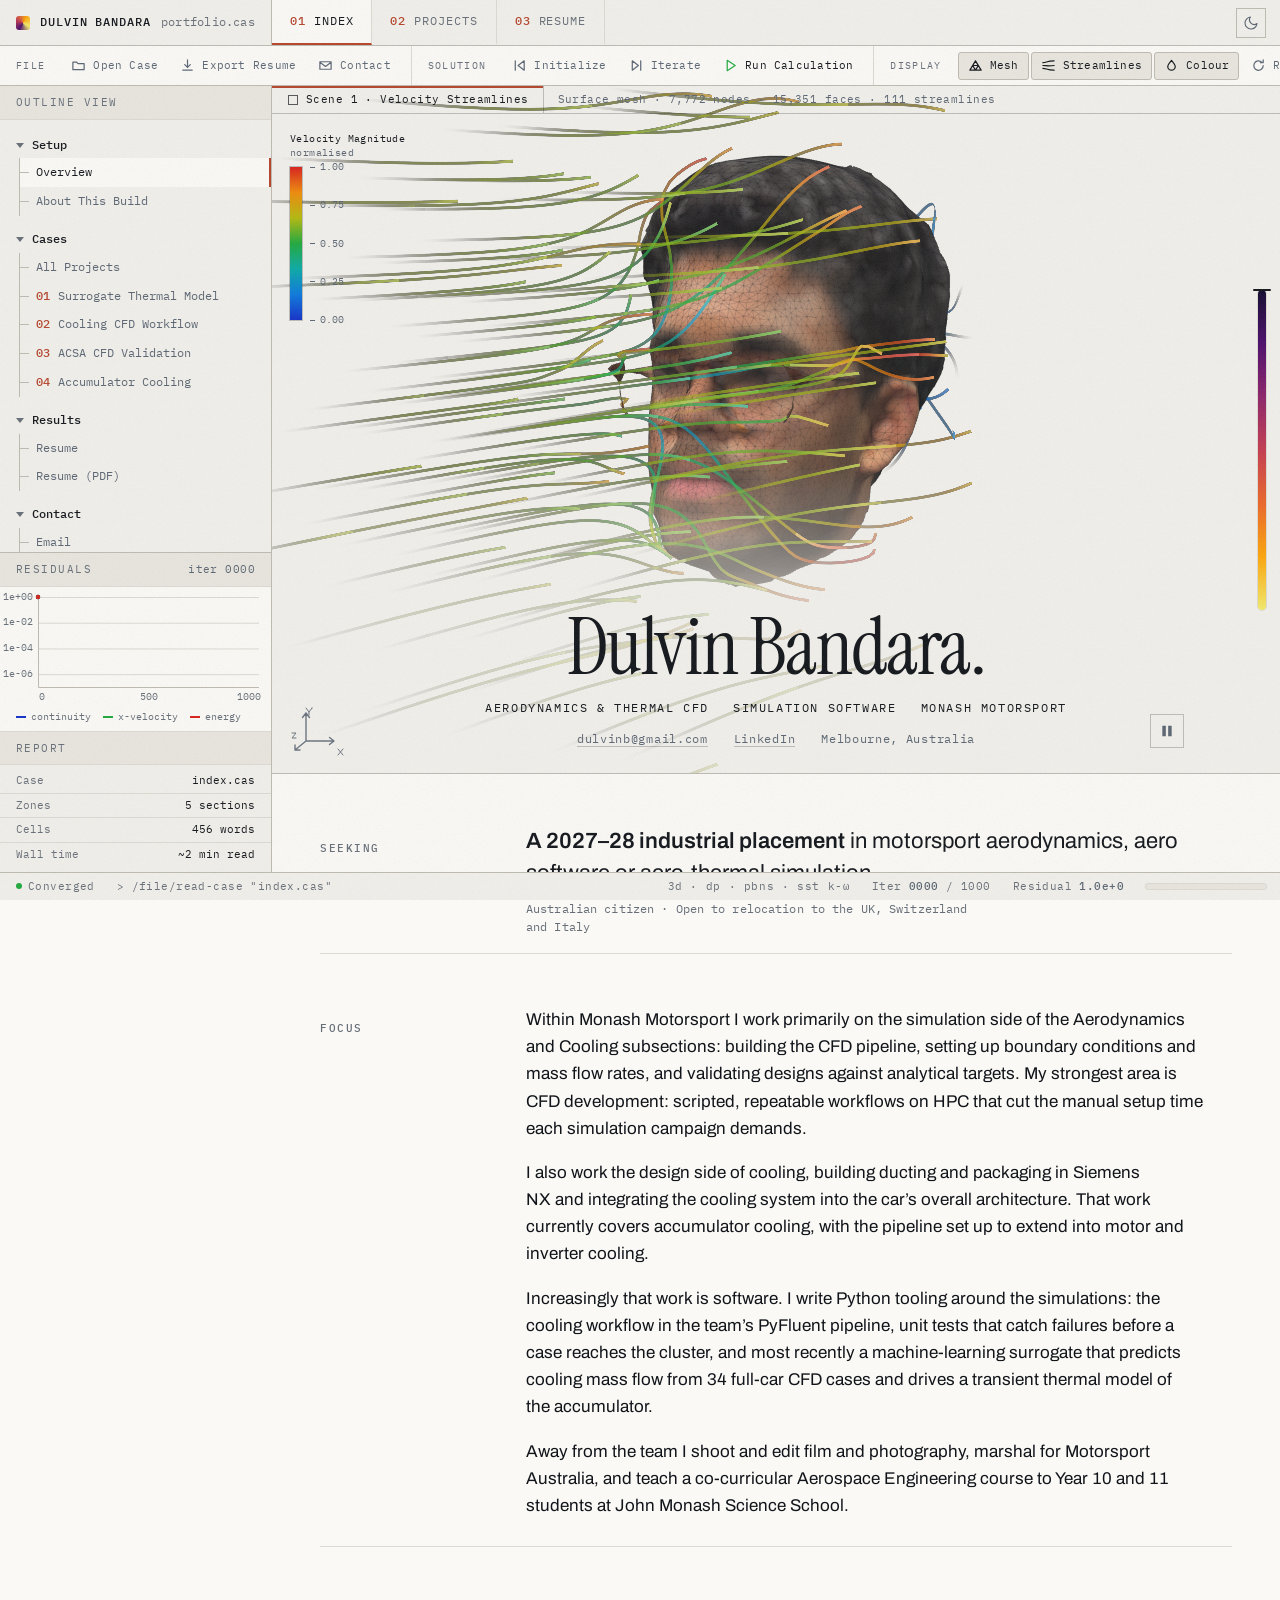
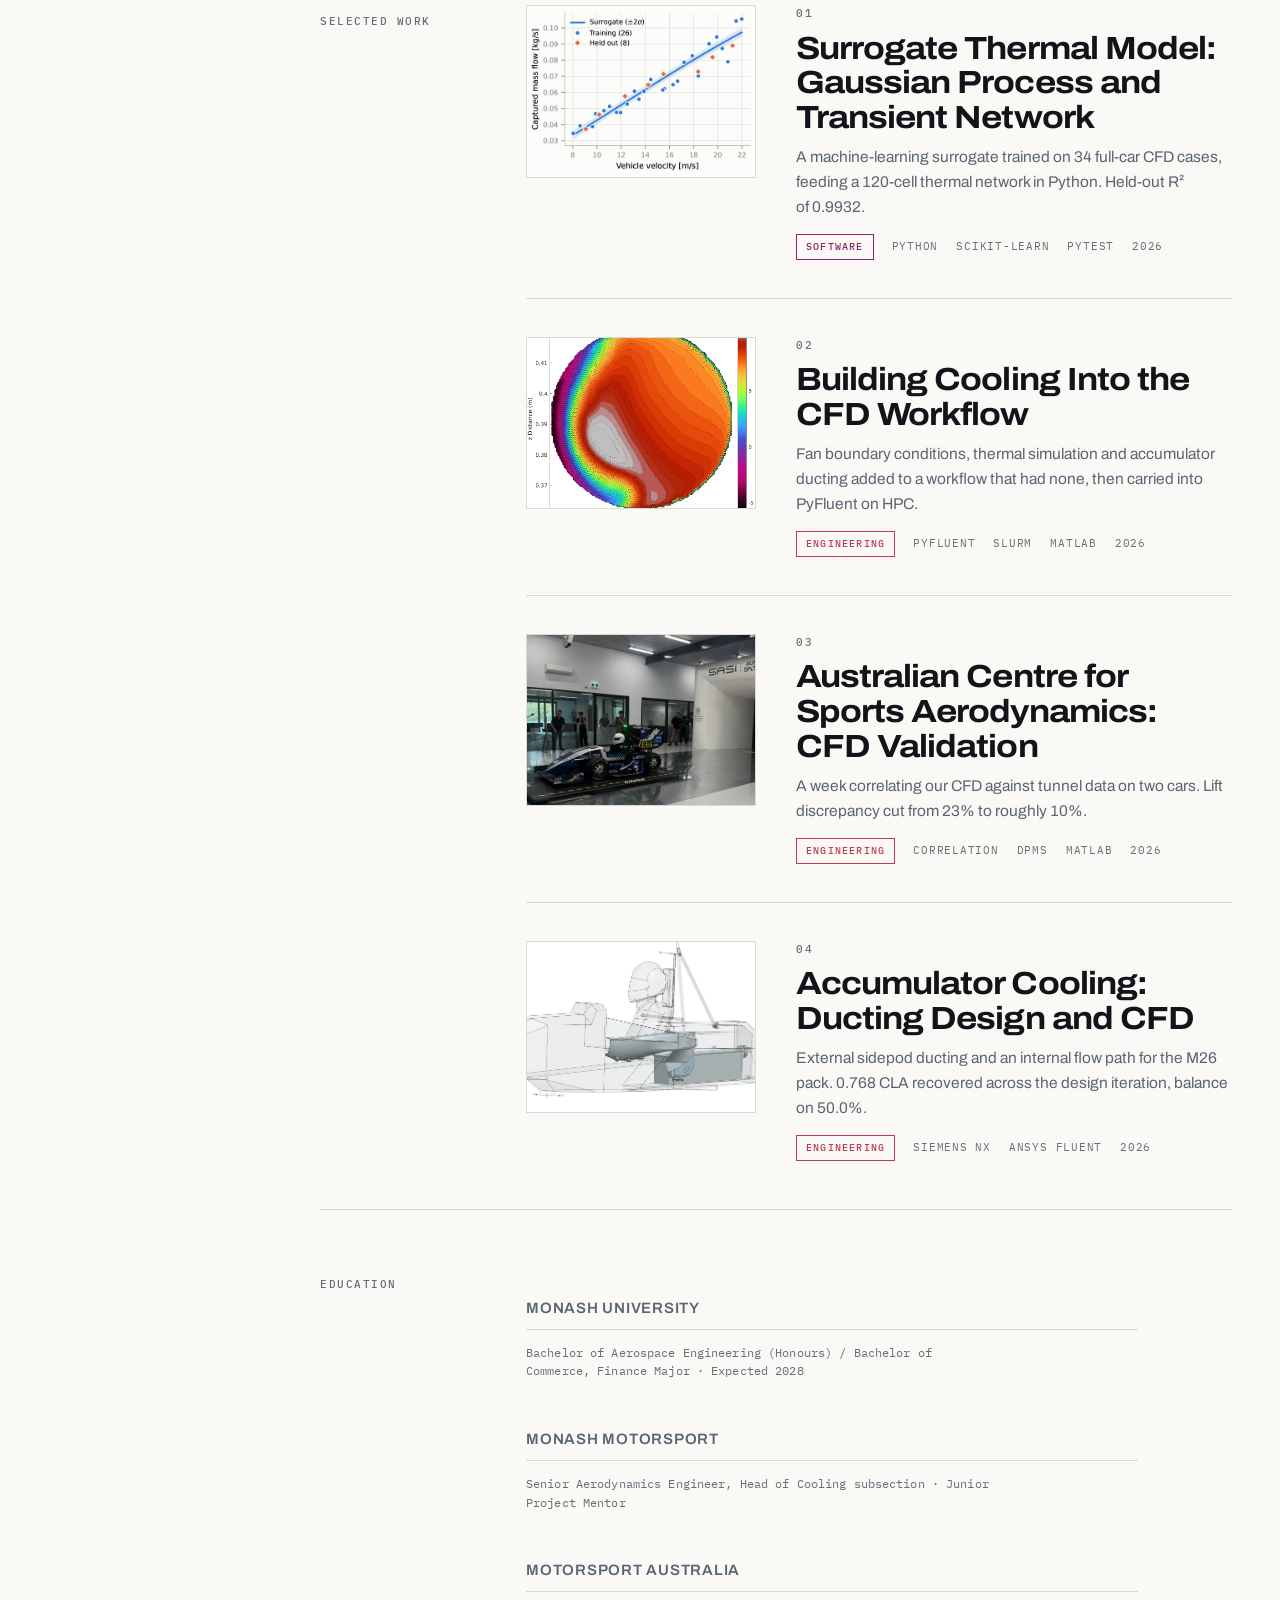
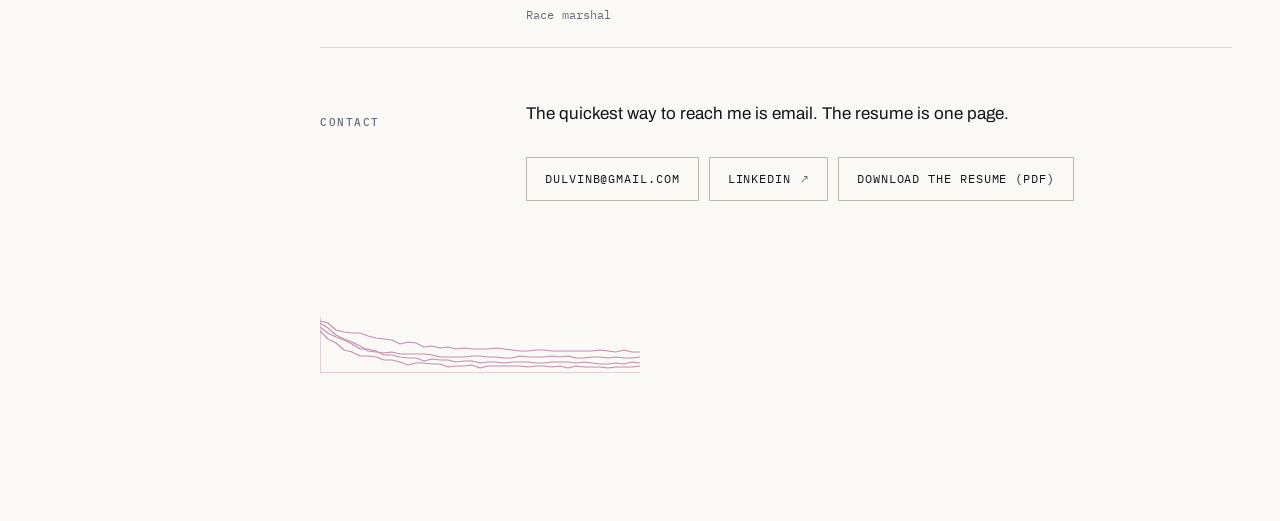
<file: index.html>
<!DOCTYPE html>
<html lang="en">
<head>
<meta charset="utf-8">
<meta name="viewport" content="width=device-width, initial-scale=1">
<title>Dulvin Bandara | Aerodynamics &amp; Thermal CFD</title>
<meta name="description" content="Aerodynamics and thermal cooling CFD at Monash Motorsport. Python simulation tooling, machine-learning surrogates, ducting design and internal flow management for Formula Student.">

<meta name="theme-color" content="#F1EFEA" data-light="#F1EFEA" data-dark="#07080A">
<link rel="icon" href="favicon.svg" type="image/svg+xml">

<script>
(function(){try{var d=document.documentElement,s=localStorage.getItem('theme'),
t=s||(window.matchMedia('(prefers-color-scheme: dark)').matches?'dark':'light');
d.setAttribute('data-theme',t);
var m=document.querySelector('meta[name="theme-color"]');
if(m)m.setAttribute('content',m.getAttribute('data-'+t)||(t==='dark'?'#0E1114':'#FAF9F6'));
}catch(e){}})();
</script>

<link rel="preconnect" href="https://fonts.googleapis.com">
<link rel="preconnect" href="https://fonts.gstatic.com" crossorigin>
<link href="https://fonts.googleapis.com/css2?family=Archivo:wdth,wght@62..125,100..900&family=IBM+Plex+Mono:wght@400;500&family=Instrument+Serif:ital@0;1&display=swap" rel="stylesheet">
<link rel="stylesheet" href="style.css?v=20261115l">
<link rel="canonical" href="https://dulvinbandara.com/">
<meta name="author" content="Dulvin Bandara">

<meta property="og:type" content="website">
<meta property="og:site_name" content="Dulvin Bandara">
<meta property="og:url" content="https://dulvinbandara.com/">
<meta property="og:title" content="Dulvin Bandara · Aerodynamics &amp; Thermal CFD">
<meta property="og:description" content="Accumulator cooling ducting and CFD at Monash Motorsport. Simulation workflows, internal flow management, and aero-thermal integration for Formula Student.">
<meta property="og:image" content="https://dulvinbandara.com/images/og/home.jpg?v=2">
<meta property="og:image:width" content="1200">
<meta property="og:image:height" content="630">
<meta property="og:image:alt" content="A 3D scan of Dulvin Bandara's head with velocity streamlines flowing around it">
<meta property="og:locale" content="en_AU">

<meta name="twitter:card" content="summary_large_image">
<meta name="twitter:title" content="Dulvin Bandara · Aerodynamics &amp; Thermal CFD">
<meta name="twitter:description" content="Accumulator cooling ducting and CFD at Monash Motorsport.">
<meta name="twitter:image" content="https://dulvinbandara.com/images/og/home.jpg?v=2">
</head>
<body>

<a class="skiplink" href="#main">Skip to Content</a>

<nav class="sitenav" aria-label="Primary">
  <button class="outlinetoggle" type="button" aria-controls="outline" aria-expanded="false" hidden>Outline</button>
  <a class="apptitle" href="index.html" translate="no">Dulvin Bandara <span>portfolio.cas</span></a>
  <a href="index.html" aria-current="page"><span class="num">01</span>Index</a>
  <a href="projects.html"><span class="num">02</span>Projects</a>
  <a href="resume.html"><span class="num">03</span>Resume</a>
  <button class="themetoggle" type="button" aria-label="Switch theme">
    <svg class="i-moon" viewBox="0 0 24 24" fill="none" stroke="currentColor" stroke-width="1.7" stroke-linecap="round" stroke-linejoin="round" aria-hidden="true"><path d="M21 12.79A9 9 0 1 1 11.21 3 7 7 0 0 0 21 12.79z"/></svg>
    <svg class="i-sun" viewBox="0 0 24 24" fill="none" stroke="currentColor" stroke-width="1.7" stroke-linecap="round" stroke-linejoin="round" aria-hidden="true"><circle cx="12" cy="12" r="4.2"/><path d="M12 2v2M12 20v2M4.9 4.9l1.4 1.4M17.7 17.7l1.4 1.4M2 12h2M20 12h2M4.9 19.1l1.4-1.4M17.7 6.3l1.4-1.4"/></svg>
  </button>
</nav>

<div class="toolbar" role="toolbar" aria-label="Tools">
  <div class="tb-group"><span class="tb-label">File</span>
    <a class="tb" data-i="open" href="projects.html" title="All projects">Open Case</a>
    <a class="tb" data-i="export" href="DulvinBandaraCV.pdf" target="_blank" rel="noopener" title="Resume as a PDF">Export Resume</a>
    <a class="tb" data-i="mail" href="mailto:dulvinb@gmail.com" title="Email me">Contact</a>
  </div>
  <div class="tb-group" data-group="solution" hidden><span class="tb-label">Solution</span>
    <button class="tb" type="button" data-i="init" data-act="init" title="Back to the top of the page">Initialize</button>
    <button class="tb" type="button" data-i="step" data-act="step" title="Jump to the next section">Iterate</button>
    <button class="tb" type="button" data-i="run" data-act="run" aria-pressed="false" title="Scroll through the page automatically">Run Calculation</button>
  </div>
  <div class="tb-group" data-group="display" hidden><span class="tb-label">Display</span>
    <button class="tb" type="button" data-i="mesh" data-act="mesh" aria-pressed="true" title="Show or hide the surface mesh">Mesh</button>
    <button class="tb" type="button" data-i="lines" data-act="lines" aria-pressed="true" title="Show or hide the streamlines">Streamlines</button>
    <button class="tb" type="button" data-i="colour" data-act="colour" aria-pressed="true" title="Show or hide the scan's colours on the surface">Colour</button>
    <button class="tb" type="button" data-i="remesh" data-act="remesh" title="Replay the mesh and streamline build">Regenerate</button>
  </div>
  <div class="tb-group" data-group="view" hidden><span class="tb-label">View</span>
    <button class="tb" type="button" data-i="console" data-act="console" aria-pressed="false" aria-controls="console" title="Show or hide the console">Console</button>
  </div>
</div>

<aside class="outline" id="outline">
  <p class="outline-head">Outline View</p>
  <nav aria-label="Outline">
    <ul class="tree">
      <li class="tgroup"><span class="tlabel">Setup</span>
        <ul>
          <li><a href="index.html" aria-current="page">Overview</a></li>
          <li><a href="about-build.html">About This Build</a></li>
        </ul>
      </li>
      <li class="tgroup"><span class="tlabel">Cases</span>
        <ul>
          <li><a href="projects.html">All Projects</a></li>
          <li><a href="project-thermal-surrogate.html"><span class="tnum">01</span>Surrogate Thermal Model</a></li>
          <li><a href="project-cfd-workflow.html"><span class="tnum">02</span>Cooling CFD Workflow</a></li>
          <li><a href="project-wind-tunnel.html"><span class="tnum">03</span>ACSA CFD Validation</a></li>
          <li><a href="project-accumulator-cooling.html"><span class="tnum">04</span>Accumulator Cooling</a></li>
        </ul>
      </li>
      <li class="tgroup"><span class="tlabel">Results</span>
        <ul>
          <li><a href="resume.html">Resume</a></li>
          <li><a href="DulvinBandaraCV.pdf" target="_blank" rel="noopener">Resume (PDF)</a></li>
        </ul>
      </li>
      <li class="tgroup"><span class="tlabel">Contact</span>
        <ul>
          <li><a href="mailto:dulvinb@gmail.com">Email</a></li>
          <li><a href="https://www.linkedin.com/in/dulvin-bandara-8b485725a/" target="_blank" rel="noopener">LinkedIn</a></li>
        </ul>
      </li>
    </ul>
  </nav>
</aside>

<main class="sheet" id="main">

<div class="hero" data-wall="collage">

<header class="masthead">
  <h1 translate="no">Dulvin Bandara.</h1>
  <p class="role">Aerodynamics and thermal cooling CFD at Monash Motorsport. Building
    simulation workflows and physical cooling mechanisms for Formula Student cars, with
    a focus on internal flow management. Moving towards aero-thermal integration in
    motorsport.</p>
  <p class="tagline"><span>Aerodynamics &amp; Thermal CFD</span><span>Simulation Software</span><span>Monash Motorsport</span></p>
  <div class="contact">
    <span><a href="mailto:dulvinb@gmail.com">dulvinb@gmail.com</a></span>
    <span><a href="https://www.linkedin.com/in/dulvin-bandara-8b485725a/" target="_blank" rel="noopener">LinkedIn</a></span>
    <span>Melbourne, Australia</span>
  </div>
</header>

  <button class="heropause" type="button" aria-label="Pause background motion" aria-pressed="false">
    <svg class="i-pause" viewBox="0 0 12 12" fill="currentColor" aria-hidden="true"><rect x="2" y="1.5" width="3" height="9"/><rect x="7" y="1.5" width="3" height="9"/></svg>
    <svg class="i-play" viewBox="0 0 12 12" fill="currentColor" aria-hidden="true"><path d="M2.5 1.5v9l8-4.5z"/></svg>
  </button>

  <div class="vp-head" aria-hidden="true">
    <span class="vp-tab">Scene 1 · Velocity Streamlines</span>
    <span class="vp-stats">Surface mesh · 7,772 nodes · 15,351 faces · 111 streamlines</span>
  </div>
  <div class="vp-legend" aria-hidden="true">
    <span class="vl-title">Velocity Magnitude<small>normalised</small></span>
    <span class="vl-bar"></span>
    <ol class="vl-ticks"><li>1.00</li><li>0.75</li><li>0.50</li><li>0.25</li><li>0.00</li></ol>
  </div>

  <div class="pw">
    <canvas class="flowcanvas" data-src="models/head-flow.bin?v=20261115l" role="img"
            aria-label="A 3D scan of Dulvin's head drawn as a surface mesh, with streamlines flowing around it"></canvas>
  </div>

</div>

<!-- ================= SEEKING ================= -->
<section>
  <div class="row">
    <h2 class="rowlabel">Seeking</h2>
    <div>
      <p class="seeking"><strong>A 2027–28 industrial placement</strong> in motorsport
        aerodynamics, aero software or aero-thermal simulation.</p>
      <p class="meta">Australian citizen · Open to relocation to the UK, Switzerland and Italy</p>
    </div>
  </div>
</section>

<!-- ================= FOCUS ================= -->
<section>
  <div class="row">
    <h2 class="rowlabel">Focus</h2>
    <div>
      <p>Within Monash Motorsport I work primarily on the simulation side of the
        Aerodynamics and Cooling subsections: building the CFD pipeline, setting up
        boundary conditions and mass flow rates, and validating designs against
        analytical targets. My strongest area is CFD development: scripted, repeatable
        workflows on HPC that cut the manual setup time each simulation campaign
        demands.</p>
      <p>I also work the design side of cooling, building ducting and packaging in
        Siemens NX and integrating the cooling system into the car’s overall
        architecture. That work currently covers accumulator cooling, with the pipeline
        set up to extend into motor and inverter cooling.</p>
      <p>Increasingly that work is software. I write Python tooling around the
        simulations: the cooling workflow in the team’s PyFluent pipeline, unit tests that
        catch failures before a case reaches the cluster, and most recently a
        machine-learning surrogate that predicts cooling mass flow from 34 full-car CFD
        cases and drives a transient thermal model of the accumulator.</p>
      <p>Away from the team I shoot and edit film and photography, marshal for Motorsport
        Australia, and teach a co-curricular Aerospace Engineering course to Year 10 and
        11 students at John Monash Science School.</p>
    </div>
  </div>
</section>

<!-- ================= WORK ================= -->
<section>
  <div class="row">
    <h2 class="rowlabel">Selected Work</h2>
    <div>

      <a class="projlink" href="project-thermal-surrogate.html">
        <img class="thumb" src="images/gallery/Project4/massFlow.png"
             alt="Surrogate-predicted cooling mass flow against vehicle velocity, with CFD training and held-out points" width="1109" height="812" loading="lazy" decoding="async">
        <div>
          <span class="num">01</span>
          <h3>Surrogate Thermal Model: Gaussian Process and Transient Network</h3>
          <p>A machine-learning surrogate trained on 34 full-car CFD cases, feeding a
            120-cell thermal network in Python. Held-out R² of 0.9932.</p>
          <div class="projmeta">
            <span class="tag" data-k="software">Software</span>
            <span translate="no">Python</span><span translate="no">scikit-learn</span><span translate="no">pytest</span><span>2026</span>
          </div>
        </div>
      </a>

      <a class="projlink" href="project-cfd-workflow.html">
        <img class="thumb" src="images/velcoquecontour.webp"
             alt="Velocity contour into the monocoque" width="888" height="812" loading="lazy" decoding="async">
        <div>
          <span class="num">02</span>
          <h3>Building Cooling Into the CFD Workflow</h3>
          <p>Fan boundary conditions, thermal simulation and accumulator ducting added
            to a workflow that had none, then carried into PyFluent on HPC.</p>
          <div class="projmeta">
            <span class="tag" data-k="engineering">Engineering</span>
            <span>PyFluent</span><span>SLURM</span><span>MATLAB</span><span>2026</span>
          </div>
        </div>
      </a>

      <a class="projlink" href="project-wind-tunnel.html">
        <img class="thumb" src="images/acsa.webp"
             alt="CFD validation results from the wind tunnel campaign" width="1581" height="812" loading="lazy" decoding="async">
        <div>
          <span class="num">03</span>
          <h3>Australian Centre for Sports Aerodynamics: CFD Validation</h3>
          <p>A week correlating our CFD against tunnel data on two cars. Lift
            discrepancy cut from 23% to roughly 10%.</p>
          <div class="projmeta">
            <span class="tag" data-k="engineering">Engineering</span>
            <span>Correlation</span><span>DPMS</span><span>MATLAB</span><span>2026</span>
          </div>
        </div>
      </a>

      <a class="projlink" href="project-accumulator-cooling.html">
        <img class="thumb" src="images/ducts.webp"
             alt="Isometric view of the accumulator cooling ducting" width="1172" height="742" loading="lazy" decoding="async">
        <div>
          <span class="num">04</span>
          <h3>Accumulator Cooling: Ducting Design and CFD</h3>
          <p>External sidepod ducting and an internal flow path for the M26 pack.
            0.768&nbsp;CLA recovered across the design iteration, balance on 50.0%.</p>
          <div class="projmeta">
            <span class="tag" data-k="engineering">Engineering</span>
            <span>Siemens NX</span><span>Ansys Fluent</span><span>2026</span>
          </div>
        </div>
      </a>

      <!-- FILM CARD: hidden until the page has real content.
           Uncomment this block to publish it.

      <a class="projlink" href="project-film.html">
        <img class="thumb" src="images/film/cover.jpg"
             alt="Still frame from recent camcorder footage" loading="lazy" decoding="async">
        <div>
          <span class="num">05</span>
          <h3>Film &amp; Photography</h3>
          <p>A vintage camcorder, a DJI drone and a phone. The counterweight to a year
            spent looking at residual plots.</p>
          <div class="projmeta">
            <span class="tag" data-k="personal">Personal</span>
            <span>Camcorder</span><span>DJI</span><span>Ongoing</span>
          </div>
        </div>
      </a>

      -->

    </div>
  </div>
</section>

<!-- ================= EDUCATION ================= -->
<section>
  <div class="row">
    <h2 class="rowlabel">Education</h2>
    <div>
      <div class="entry">
        <h3>Monash University</h3>
        <p class="meta">Bachelor of Aerospace Engineering (Honours) / Bachelor of Commerce, Finance Major · Expected 2028</p>
      </div>
      <div class="entry">
        <h3>Monash Motorsport</h3>
        <p class="meta">Senior Aerodynamics Engineer, Head of Cooling subsection · Junior Project Mentor</p>
      </div>
      <div class="entry">
        <h3>Motorsport Australia</h3>
        <p class="meta">Race marshal</p>
      </div>
    </div>
  </div>
</section>

<!-- ================= CONTACT ================= -->
<section>
  <div class="row">
    <h2 class="rowlabel">Contact</h2>
    <div>
      <p>The quickest way to reach me is email. The resume is one page.</p>
      <ul class="linkrow">
        <li><a class="linkbtn" href="mailto:dulvinb@gmail.com">dulvinb@gmail.com</a></li>
        <li><a class="linkbtn" href="https://www.linkedin.com/in/dulvin-bandara-8b485725a/" target="_blank" rel="noopener">LinkedIn <span class="ext" aria-hidden="true">↗</span></a></li>
        <li><a class="linkbtn" href="DulvinBandaraCV.pdf" target="_blank" rel="noopener">Download the Resume (PDF)</a></li>
      </ul>
    </div>
  </div>
</section>

</main>

<div class="statusbar" aria-hidden="true">
  <span class="sb-console">&gt; /file/read-case "index.cas" <b>Done.</b></span>
  <span class="sb-iter">Iter <b class="sb-n">0000</b> / 1000</span>
  <span class="sb-res">Residual <b class="sb-r">1.0e+00</b></span>
  <span class="sb-bar"><i></i></span>
</div>

<script src="theme.js?v=20261115l" defer></script>
<script src="reveal.js?v=20261115l" defer></script>
<script src="cbar.js?v=20261115l" defer></script>
<script src="flow.js?v=20261115l" defer></script>
<script src="shell.js?v=20261115l" defer></script>
</body>
</html>
</file>
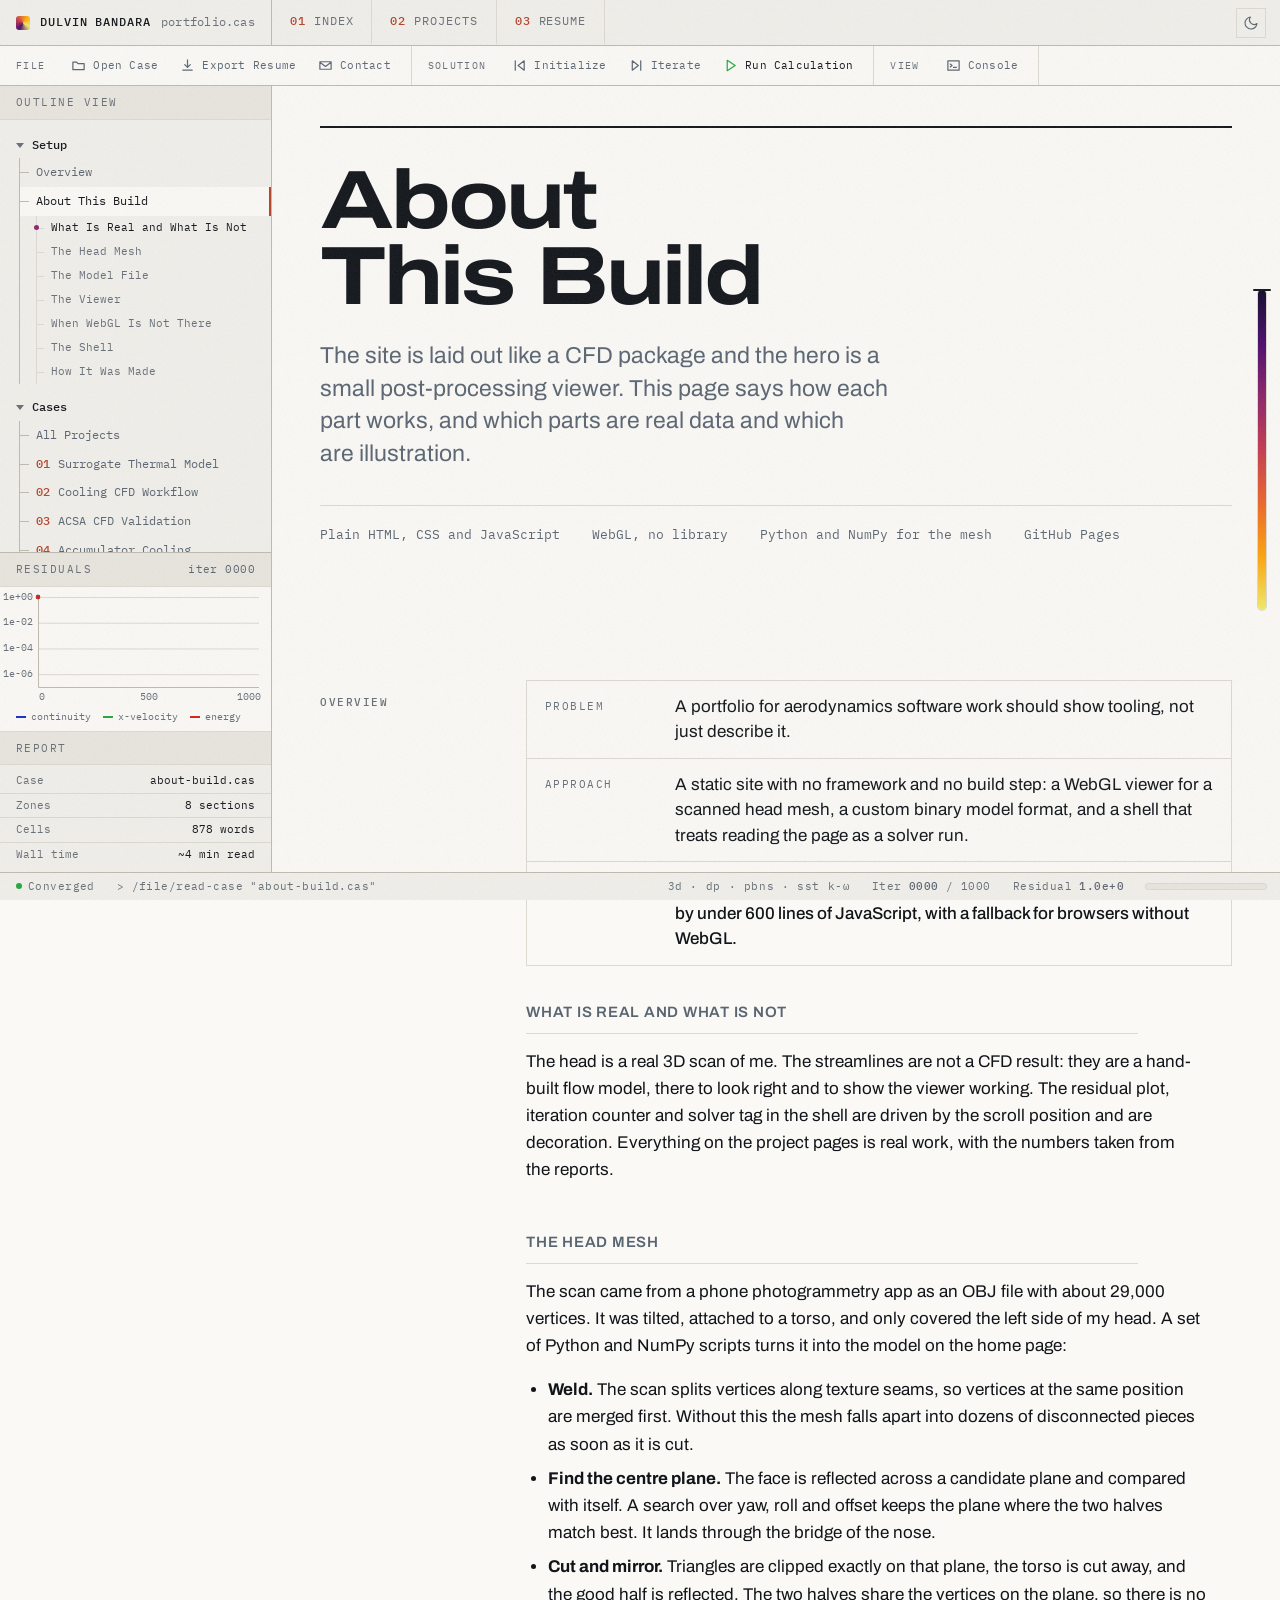
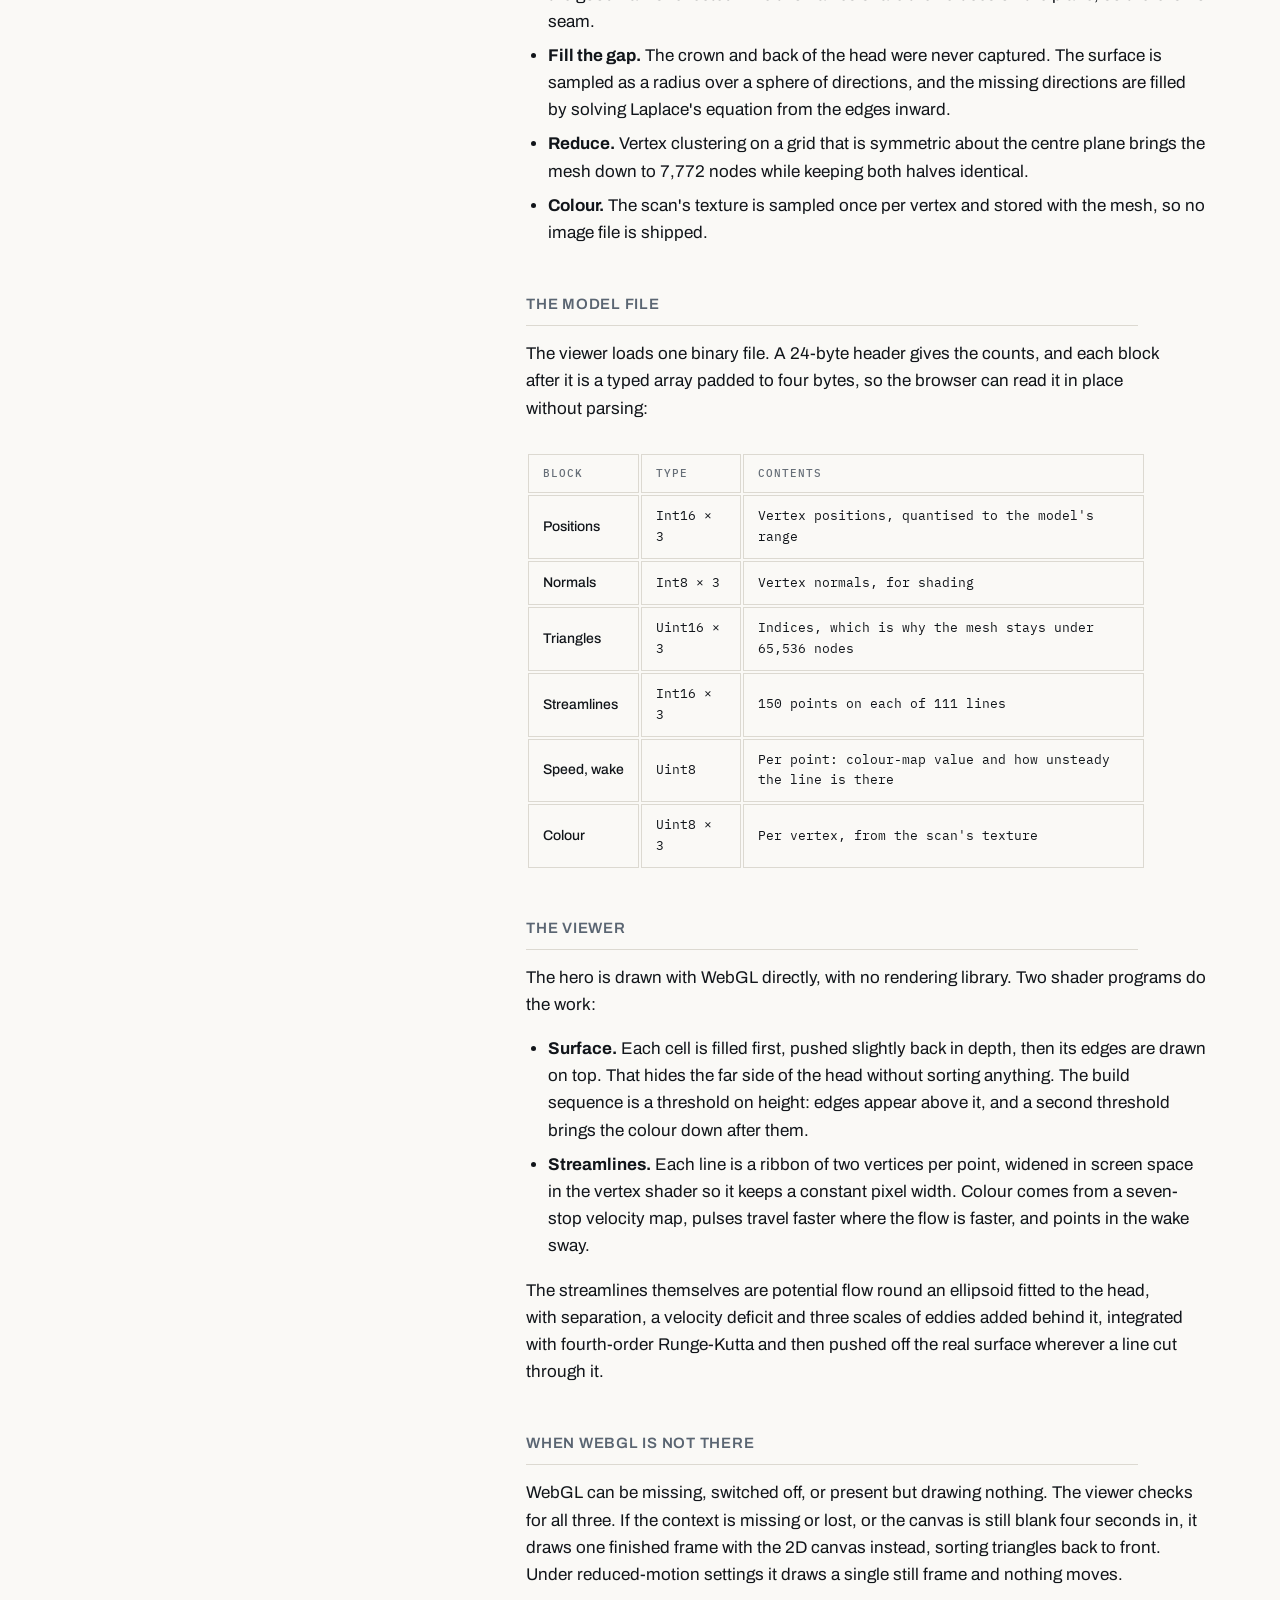
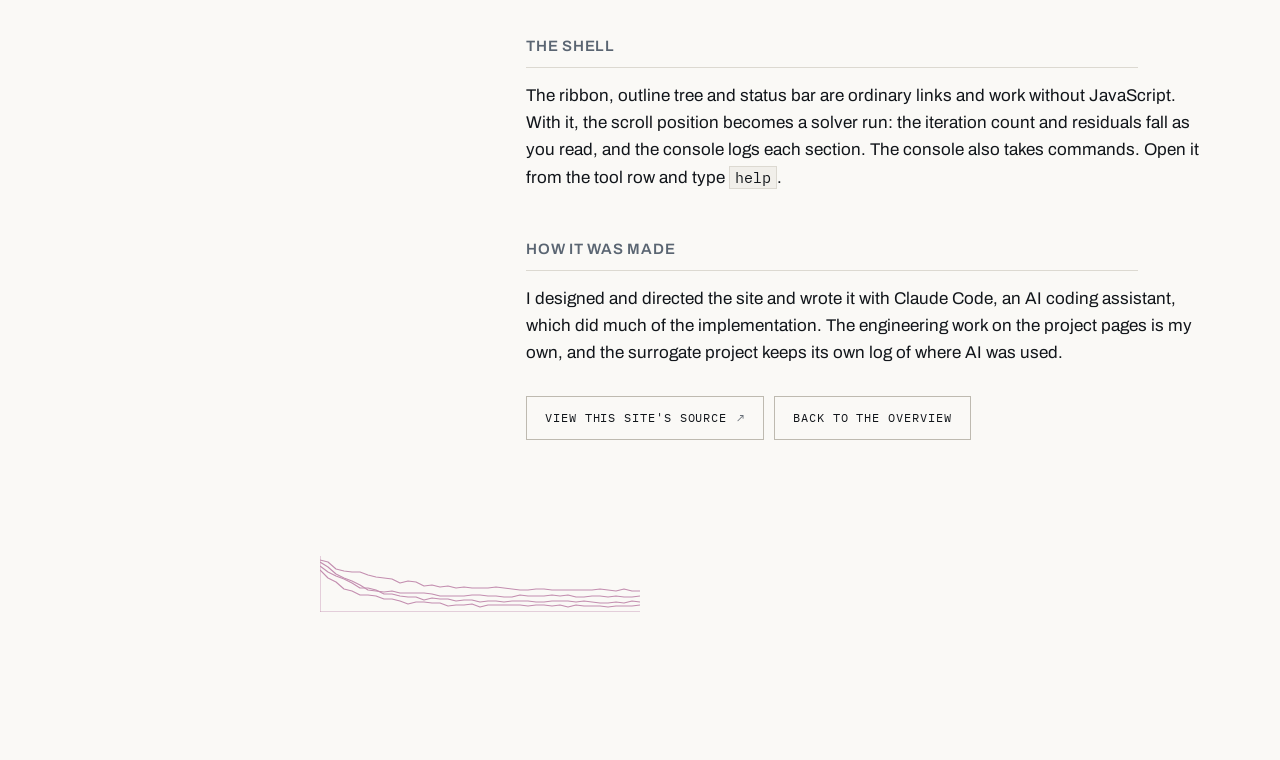
<file: about-build.html>
<!DOCTYPE html>
<html lang="en">
<head>
<meta charset="utf-8">
<meta name="viewport" content="width=device-width, initial-scale=1">
<title>About This Build | Dulvin Bandara</title>
<meta name="description" content="How this site works: a hand-written WebGL viewer, a scanned and mirrored head mesh, a custom binary model format, and a scroll-driven solver shell. No framework.">

<meta name="theme-color" content="#FAF9F6">
<link rel="icon" href="favicon.svg" type="image/svg+xml">

<script>
(function(){try{var d=document.documentElement,s=localStorage.getItem('theme'),
t=s||(window.matchMedia('(prefers-color-scheme: dark)').matches?'dark':'light');
d.setAttribute('data-theme',t);
var m=document.querySelector('meta[name="theme-color"]');
if(m)m.setAttribute('content',m.getAttribute('data-'+t)||(t==='dark'?'#0E1114':'#FAF9F6'));
}catch(e){}})();
</script>

<link rel="preconnect" href="https://fonts.googleapis.com">
<link rel="preconnect" href="https://fonts.gstatic.com" crossorigin>
<link href="https://fonts.googleapis.com/css2?family=Archivo:wdth,wght@62..125,100..900&family=IBM+Plex+Mono:wght@400;500&family=Instrument+Serif:ital@0;1&display=swap" rel="stylesheet">
<link rel="stylesheet" href="style.css?v=20261115l">
<link rel="canonical" href="https://dulvinbandara.com/about-build.html">
<meta name="author" content="Dulvin Bandara">

<meta property="og:type" content="article">
<meta property="og:site_name" content="Dulvin Bandara">
<meta property="og:url" content="https://dulvinbandara.com/about-build.html">
<meta property="og:title" content="About This Build · Dulvin Bandara">
<meta property="og:description" content="How this site works: a hand-written WebGL viewer, a scanned and mirrored head mesh, a custom binary model format, and a scroll-driven solver shell. No framework.">
<meta property="og:image" content="https://dulvinbandara.com/images/og/home.jpg?v=2">
<meta property="og:image:width" content="1200">
<meta property="og:image:height" content="630">
<meta property="og:image:alt" content="A 3D scan of Dulvin Bandara's head with velocity streamlines flowing around it">
<meta property="og:locale" content="en_AU">

<meta name="twitter:card" content="summary_large_image">
<meta name="twitter:title" content="About This Build · Dulvin Bandara">
<meta name="twitter:description" content="How this site works: a hand-written WebGL viewer, a scanned and mirrored head mesh, a custom binary model format, and a scroll-driven solver shell. No framework.">
<meta name="twitter:image" content="https://dulvinbandara.com/images/og/home.jpg?v=2">

</head>
<body>

<a class="skiplink" href="#main">Skip to Content</a>

<nav class="sitenav" aria-label="Primary">
  <button class="outlinetoggle" type="button" aria-controls="outline" aria-expanded="false" hidden>Outline</button>
  <a class="apptitle" href="index.html" translate="no">Dulvin Bandara <span>portfolio.cas</span></a>
  <a href="index.html"><span class="num">01</span>Index</a>
  <a href="projects.html"><span class="num">02</span>Projects</a>
  <a href="resume.html"><span class="num">03</span>Resume</a>
  <button class="themetoggle" type="button" aria-label="Switch theme">
    <svg class="i-moon" viewBox="0 0 24 24" fill="none" stroke="currentColor" stroke-width="1.7" stroke-linecap="round" stroke-linejoin="round" aria-hidden="true"><path d="M21 12.79A9 9 0 1 1 11.21 3 7 7 0 0 0 21 12.79z"/></svg>
    <svg class="i-sun" viewBox="0 0 24 24" fill="none" stroke="currentColor" stroke-width="1.7" stroke-linecap="round" stroke-linejoin="round" aria-hidden="true"><circle cx="12" cy="12" r="4.2"/><path d="M12 2v2M12 20v2M4.9 4.9l1.4 1.4M17.7 17.7l1.4 1.4M2 12h2M20 12h2M4.9 19.1l1.4-1.4M17.7 6.3l1.4-1.4"/></svg>
  </button>
</nav>

<div class="toolbar" role="toolbar" aria-label="Tools">
  <div class="tb-group"><span class="tb-label">File</span>
    <a class="tb" data-i="open" href="projects.html" title="All projects">Open Case</a>
    <a class="tb" data-i="export" href="DulvinBandaraCV.pdf" target="_blank" rel="noopener" title="Resume as a PDF">Export Resume</a>
    <a class="tb" data-i="mail" href="mailto:dulvinb@gmail.com" title="Email me">Contact</a>
  </div>
  <div class="tb-group" data-group="solution" hidden><span class="tb-label">Solution</span>
    <button class="tb" type="button" data-i="init" data-act="init" title="Back to the top of the page">Initialize</button>
    <button class="tb" type="button" data-i="step" data-act="step" title="Jump to the next section">Iterate</button>
    <button class="tb" type="button" data-i="run" data-act="run" aria-pressed="false" title="Scroll through the page automatically">Run Calculation</button>
  </div>
  <div class="tb-group" data-group="view" hidden><span class="tb-label">View</span>
    <button class="tb" type="button" data-i="console" data-act="console" aria-pressed="false" aria-controls="console" title="Show or hide the console">Console</button>
  </div>
</div>

<aside class="outline" id="outline">
  <p class="outline-head">Outline View</p>
  <nav aria-label="Outline">
    <ul class="tree">
      <li class="tgroup"><span class="tlabel">Setup</span>
        <ul>
          <li><a href="index.html">Overview</a></li>
          <li><a href="about-build.html" aria-current="page">About This Build</a></li>
        </ul>
      </li>
      <li class="tgroup"><span class="tlabel">Cases</span>
        <ul>
          <li><a href="projects.html">All Projects</a></li>
          <li><a href="project-thermal-surrogate.html"><span class="tnum">01</span>Surrogate Thermal Model</a></li>
          <li><a href="project-cfd-workflow.html"><span class="tnum">02</span>Cooling CFD Workflow</a></li>
          <li><a href="project-wind-tunnel.html"><span class="tnum">03</span>ACSA CFD Validation</a></li>
          <li><a href="project-accumulator-cooling.html"><span class="tnum">04</span>Accumulator Cooling</a></li>
        </ul>
      </li>
      <li class="tgroup"><span class="tlabel">Results</span>
        <ul>
          <li><a href="resume.html">Resume</a></li>
          <li><a href="DulvinBandaraCV.pdf" target="_blank" rel="noopener">Resume (PDF)</a></li>
        </ul>
      </li>
      <li class="tgroup"><span class="tlabel">Contact</span>
        <ul>
          <li><a href="mailto:dulvinb@gmail.com">Email</a></li>
          <li><a href="https://www.linkedin.com/in/dulvin-bandara-8b485725a/" target="_blank" rel="noopener">LinkedIn</a></li>
        </ul>
      </li>
    </ul>
  </nav>
</aside>

<main class="sheet" id="main">

<header class="masthead">
  <h1>About <br>This Build</h1>
  <p class="role">The site is laid out like a CFD package and the hero is a small
    post-processing viewer. This page says how each part works, and which parts are
    real data and which are illustration.</p>
  <div class="contact">
    <span>Plain HTML, CSS and JavaScript</span>
    <span>WebGL, no library</span>
    <span>Python and NumPy for the mesh</span>
    <span>GitHub Pages</span>
  </div>
</header>

<section>
  <div class="row">
    <h2 class="rowlabel">Overview</h2>
    <div>
      <dl class="brief">
        <div><dt>Problem</dt><dd>A portfolio for aerodynamics software work should show tooling, not just describe it.</dd></div>
        <div><dt>Approach</dt><dd>A static site with no framework and no build step: a WebGL viewer for a scanned head mesh, a custom binary model format, and a shell that treats reading the page as a solver run.</dd></div>
        <div><dt>Result</dt><dd>7,772 nodes, 15,351 faces and 111 streamlines in a 319&nbsp;kB file, drawn by under 600 lines of JavaScript, with a fallback for browsers without WebGL.</dd></div>
      </dl>

      <h3>What Is Real and What Is Not</h3>
      <p>The head is a real 3D scan of me. The streamlines are not a CFD result: they are
        a hand-built flow model, there to look right and to show the viewer working. The
        residual plot, iteration counter and solver tag in the shell are driven by the
        scroll position and are decoration. Everything on the project pages is real work,
        with the numbers taken from the reports.</p>

      <h3>The Head Mesh</h3>
      <p>The scan came from a phone photogrammetry app as an OBJ file with about 29,000
        vertices. It was tilted, attached to a torso, and only covered the left side of
        my head. A set of Python and NumPy scripts turns it into the model on the home
        page:</p>
      <ul>
        <li><strong>Weld.</strong> The scan splits vertices along texture seams, so vertices at the same position are merged first. Without this the mesh falls apart into dozens of disconnected pieces as soon as it is cut.</li>
        <li><strong>Find the centre plane.</strong> The face is reflected across a candidate plane and compared with itself. A search over yaw, roll and offset keeps the plane where the two halves match best. It lands through the bridge of the nose.</li>
        <li><strong>Cut and mirror.</strong> Triangles are clipped exactly on that plane, the torso is cut away, and the good half is reflected. The two halves share the vertices on the plane, so there is no seam.</li>
        <li><strong>Fill the gap.</strong> The crown and back of the head were never captured. The surface is sampled as a radius over a sphere of directions, and the missing directions are filled by solving Laplace's equation from the edges inward.</li>
        <li><strong>Reduce.</strong> Vertex clustering on a grid that is symmetric about the centre plane brings the mesh down to 7,772 nodes while keeping both halves identical.</li>
        <li><strong>Colour.</strong> The scan's texture is sampled once per vertex and stored with the mesh, so no image file is shipped.</li>
      </ul>

      <h3>The Model File</h3>
      <p>The viewer loads one binary file. A 24-byte header gives the counts, and each
        block after it is a typed array padded to four bytes, so the browser can read it
        in place without parsing:</p>
      <div class="dtable">
        <table>
          <thead><tr><th scope="col" style="text-align:left">Block</th><th scope="col" style="text-align:left">Type</th><th scope="col" style="text-align:left">Contents</th></tr></thead>
          <tbody>
            <tr><th scope="row">Positions</th><td style="text-align:left">Int16 × 3</td><td style="text-align:left">Vertex positions, quantised to the model's range</td></tr>
            <tr><th scope="row">Normals</th><td style="text-align:left">Int8 × 3</td><td style="text-align:left">Vertex normals, for shading</td></tr>
            <tr><th scope="row">Triangles</th><td style="text-align:left">Uint16 × 3</td><td style="text-align:left">Indices, which is why the mesh stays under 65,536 nodes</td></tr>
            <tr><th scope="row">Streamlines</th><td style="text-align:left">Int16 × 3</td><td style="text-align:left">150 points on each of 111 lines</td></tr>
            <tr><th scope="row">Speed, wake</th><td style="text-align:left">Uint8</td><td style="text-align:left">Per point: colour-map value and how unsteady the line is there</td></tr>
            <tr><th scope="row">Colour</th><td style="text-align:left">Uint8 × 3</td><td style="text-align:left">Per vertex, from the scan's texture</td></tr>
          </tbody>
        </table>
      </div>

      <h3>The Viewer</h3>
      <p>The hero is drawn with WebGL directly, with no rendering library. Two shader
        programs do the work:</p>
      <ul>
        <li><strong>Surface.</strong> Each cell is filled first, pushed slightly back in depth, then its edges are drawn on top. That hides the far side of the head without sorting anything. The build sequence is a threshold on height: edges appear above it, and a second threshold brings the colour down after them.</li>
        <li><strong>Streamlines.</strong> Each line is a ribbon of two vertices per point, widened in screen space in the vertex shader so it keeps a constant pixel width. Colour comes from a seven-stop velocity map, pulses travel faster where the flow is faster, and points in the wake sway.</li>
      </ul>
      <p>The streamlines themselves are potential flow round an ellipsoid fitted to the
        head, with separation, a velocity deficit and three scales of eddies added behind
        it, integrated with fourth-order Runge-Kutta and then pushed off the real surface
        wherever a line cut through it.</p>

      <h3>When WebGL Is Not There</h3>
      <p>WebGL can be missing, switched off, or present but drawing nothing. The viewer
        checks for all three. If the context is missing or lost, or the canvas is still
        blank four seconds in, it draws one finished frame with the 2D canvas instead,
        sorting triangles back to front. Under reduced-motion settings it draws a single
        still frame and nothing moves.</p>

      <h3>The Shell</h3>
      <p>The ribbon, outline tree and status bar are ordinary links and work without
        JavaScript. With it, the scroll position becomes a solver run: the iteration
        count and residuals fall as you read, and the console logs each section. The
        console also takes commands. Open it from the tool row and type
        <code>help</code>.</p>

      <h3>How It Was Made</h3>
      <p>I designed and directed the site and wrote it with Claude Code, an AI coding
        assistant, which did much of the implementation. The engineering work on the
        project pages is my own, and the surrogate project keeps its own log of where
        AI was used.</p>

      <ul class="linkrow">
        <li><a class="linkbtn" href="https://github.com/dulvin-bandara/dulvin-bandara.github.io" target="_blank" rel="noopener">View This Site's Source <span class="ext" aria-hidden="true">↗</span></a></li>
        <li><a class="linkbtn" href="index.html">Back to the Overview</a></li>
      </ul>
    </div>
  </div>
</section>

</main>

<div class="statusbar" aria-hidden="true">
  <span class="sb-console">&gt; /file/read-case "about-build.cas" <b>Done.</b></span>
  <span class="sb-iter">Iter <b class="sb-n">0000</b> / 1000</span>
  <span class="sb-res">Residual <b class="sb-r">1.0e+00</b></span>
  <span class="sb-bar"><i></i></span>
</div>

<script src="theme.js?v=20261115l" defer></script>
<script src="reveal.js?v=20261115l" defer></script>
<script src="cbar.js?v=20261115l" defer></script>
<script src="shell.js?v=20261115l" defer></script>
</body>
</html>
</file>
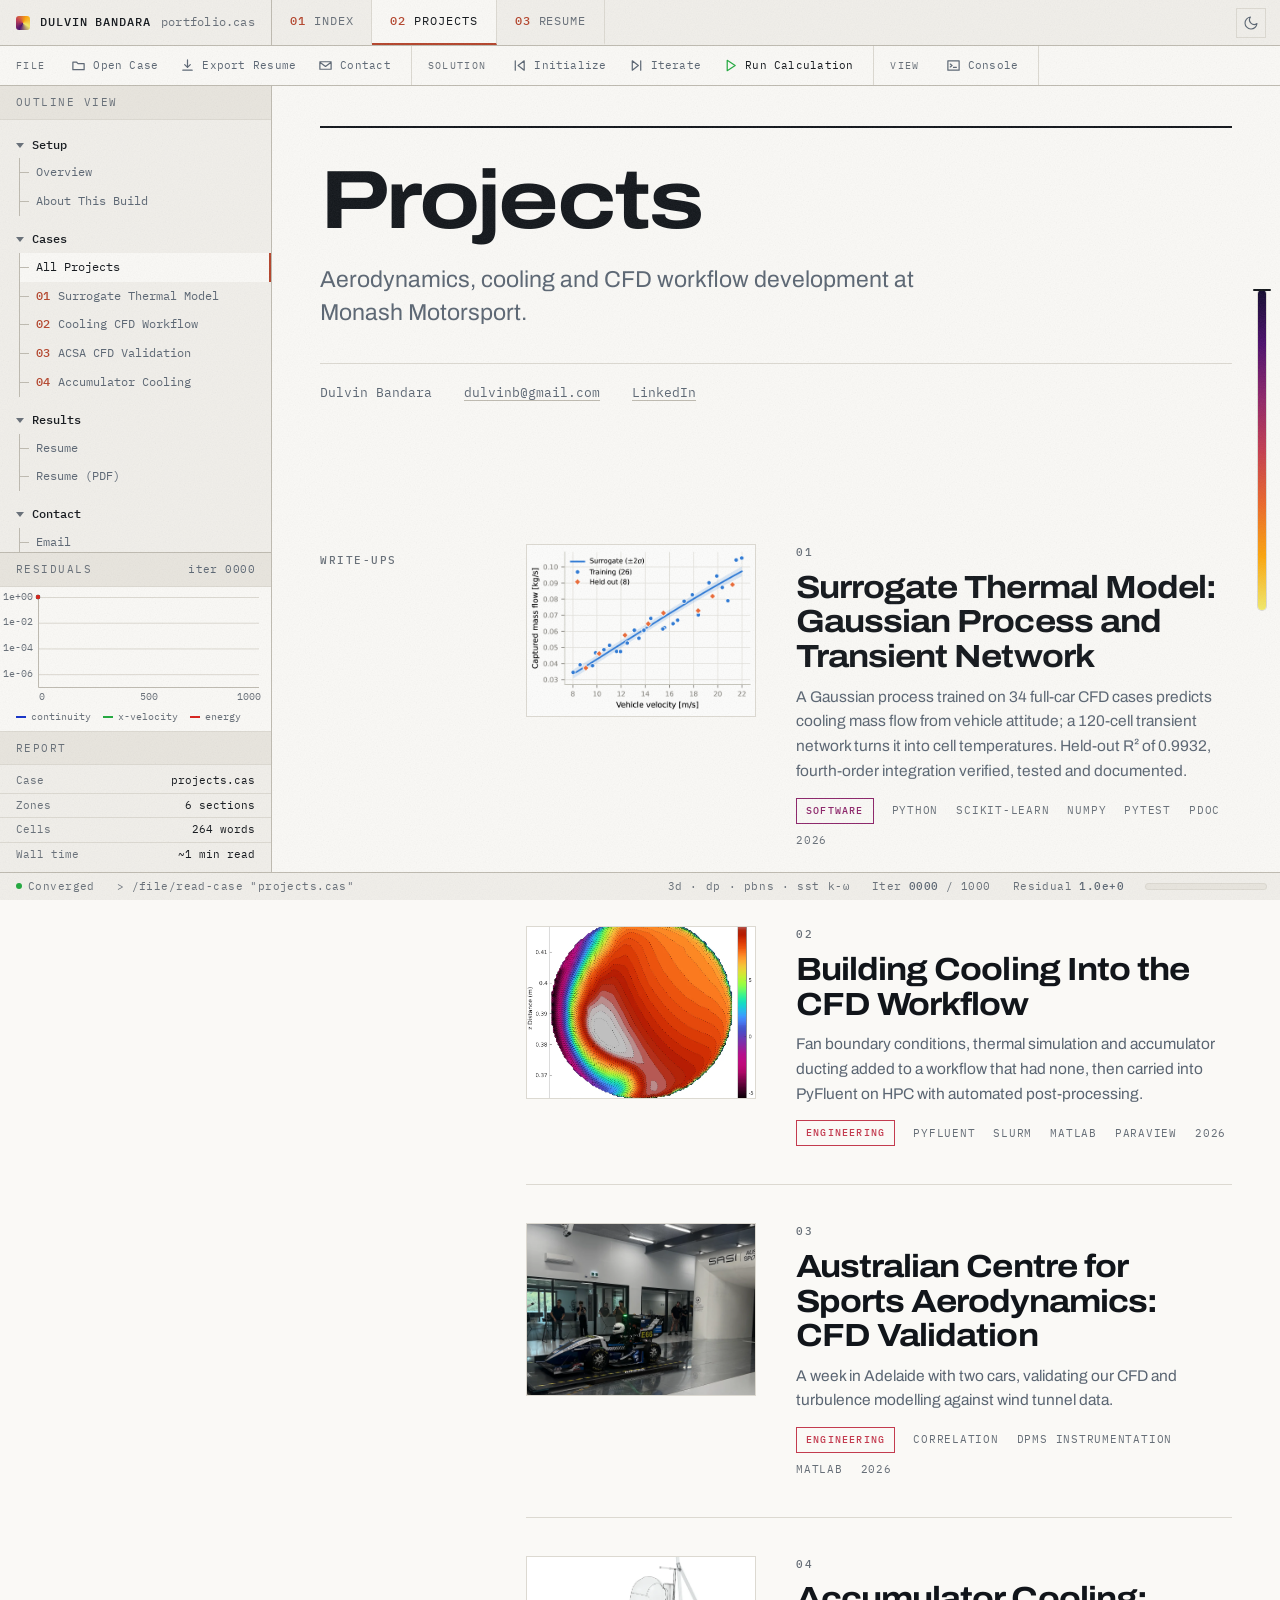
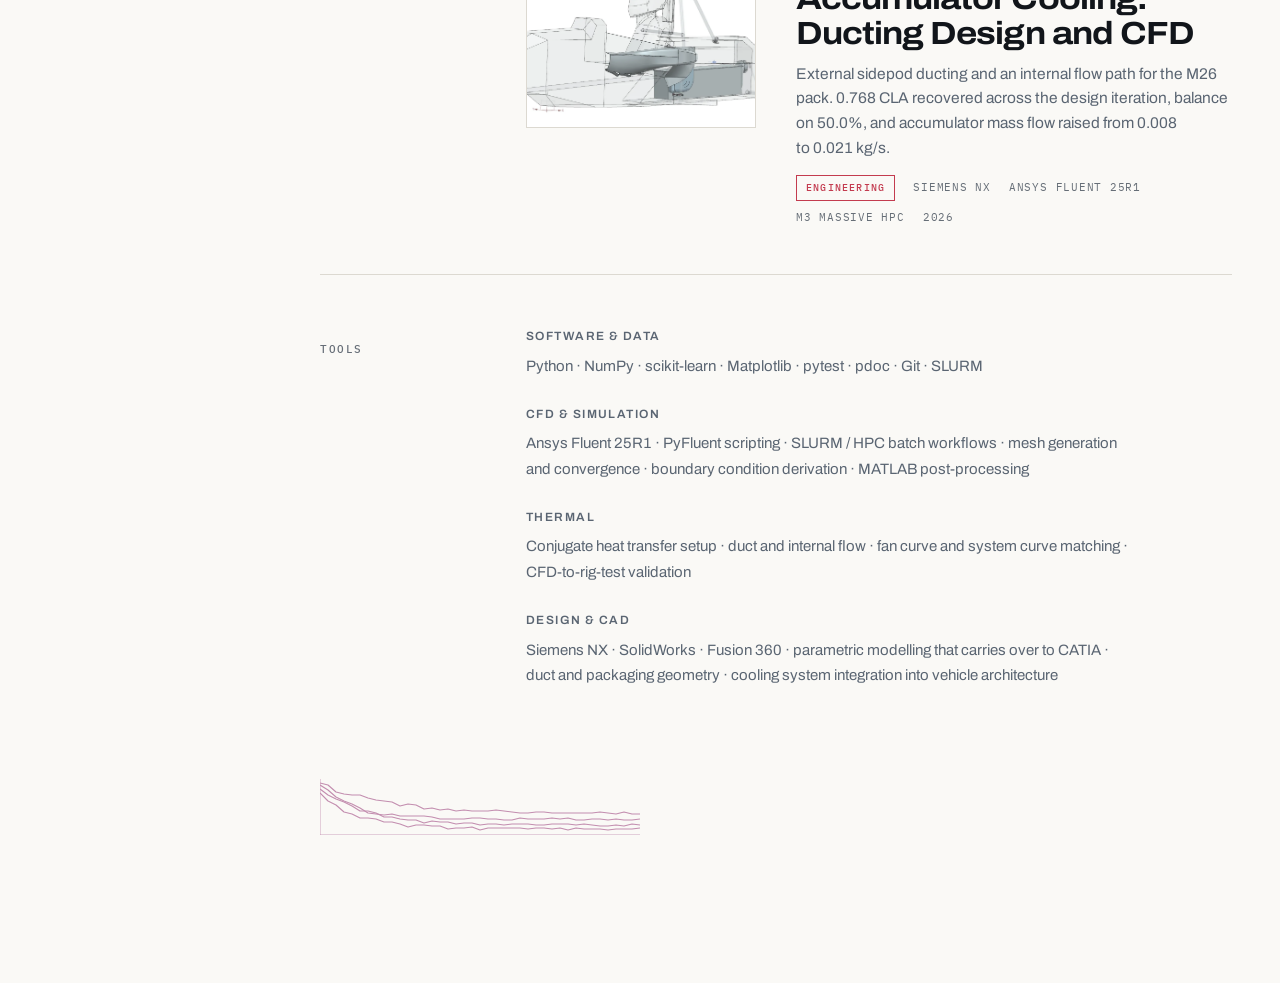
<file: portfolio.html>
<!DOCTYPE html>
<html lang="en">
<head>
<meta charset="utf-8">
<title>Projects | Dulvin Bandara</title>
<meta name="robots" content="noindex">
<link rel="canonical" href="https://dulvinbandara.com/projects.html">
<meta http-equiv="refresh" content="0; url=projects.html">
<script>location.replace('projects.html' + location.hash);</script>
</head>
<body>
<p>This page has moved. <a href="projects.html">Go to projects</a>.</p>
</body>
</html>
</file>
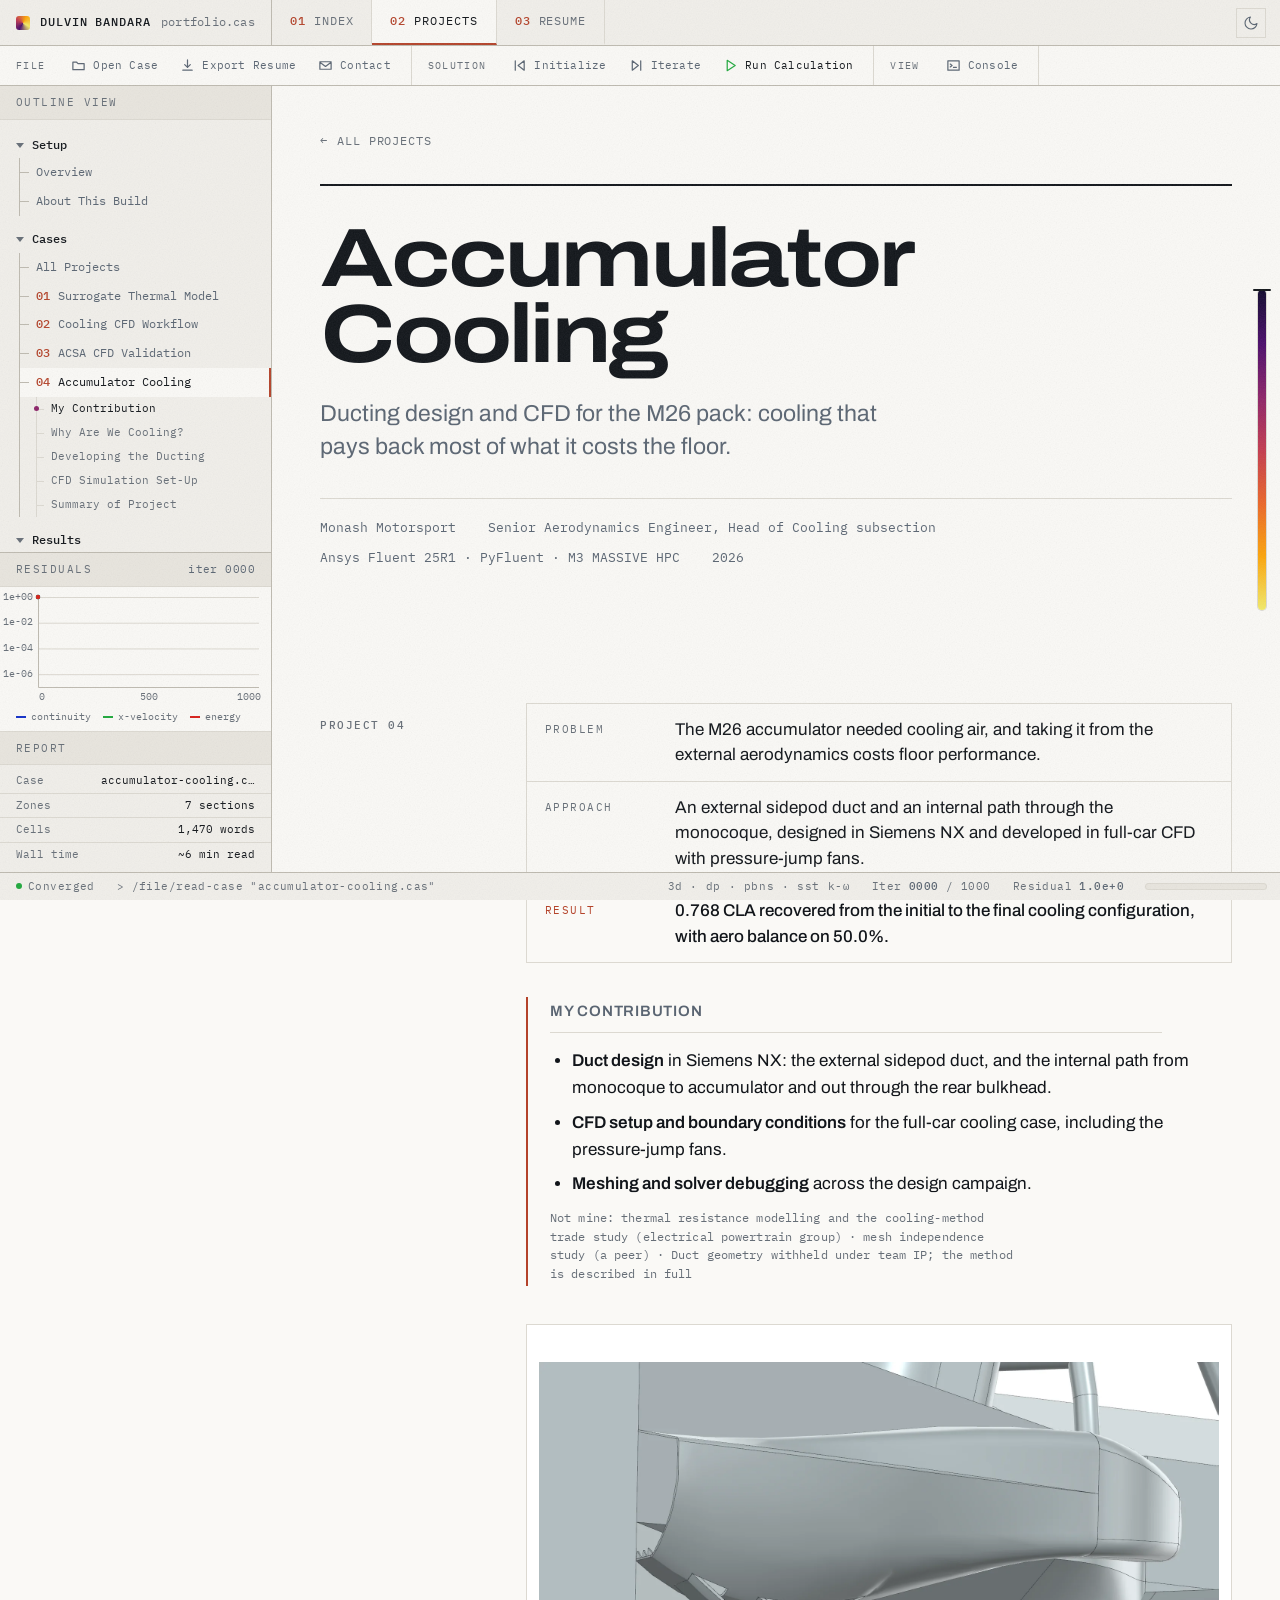
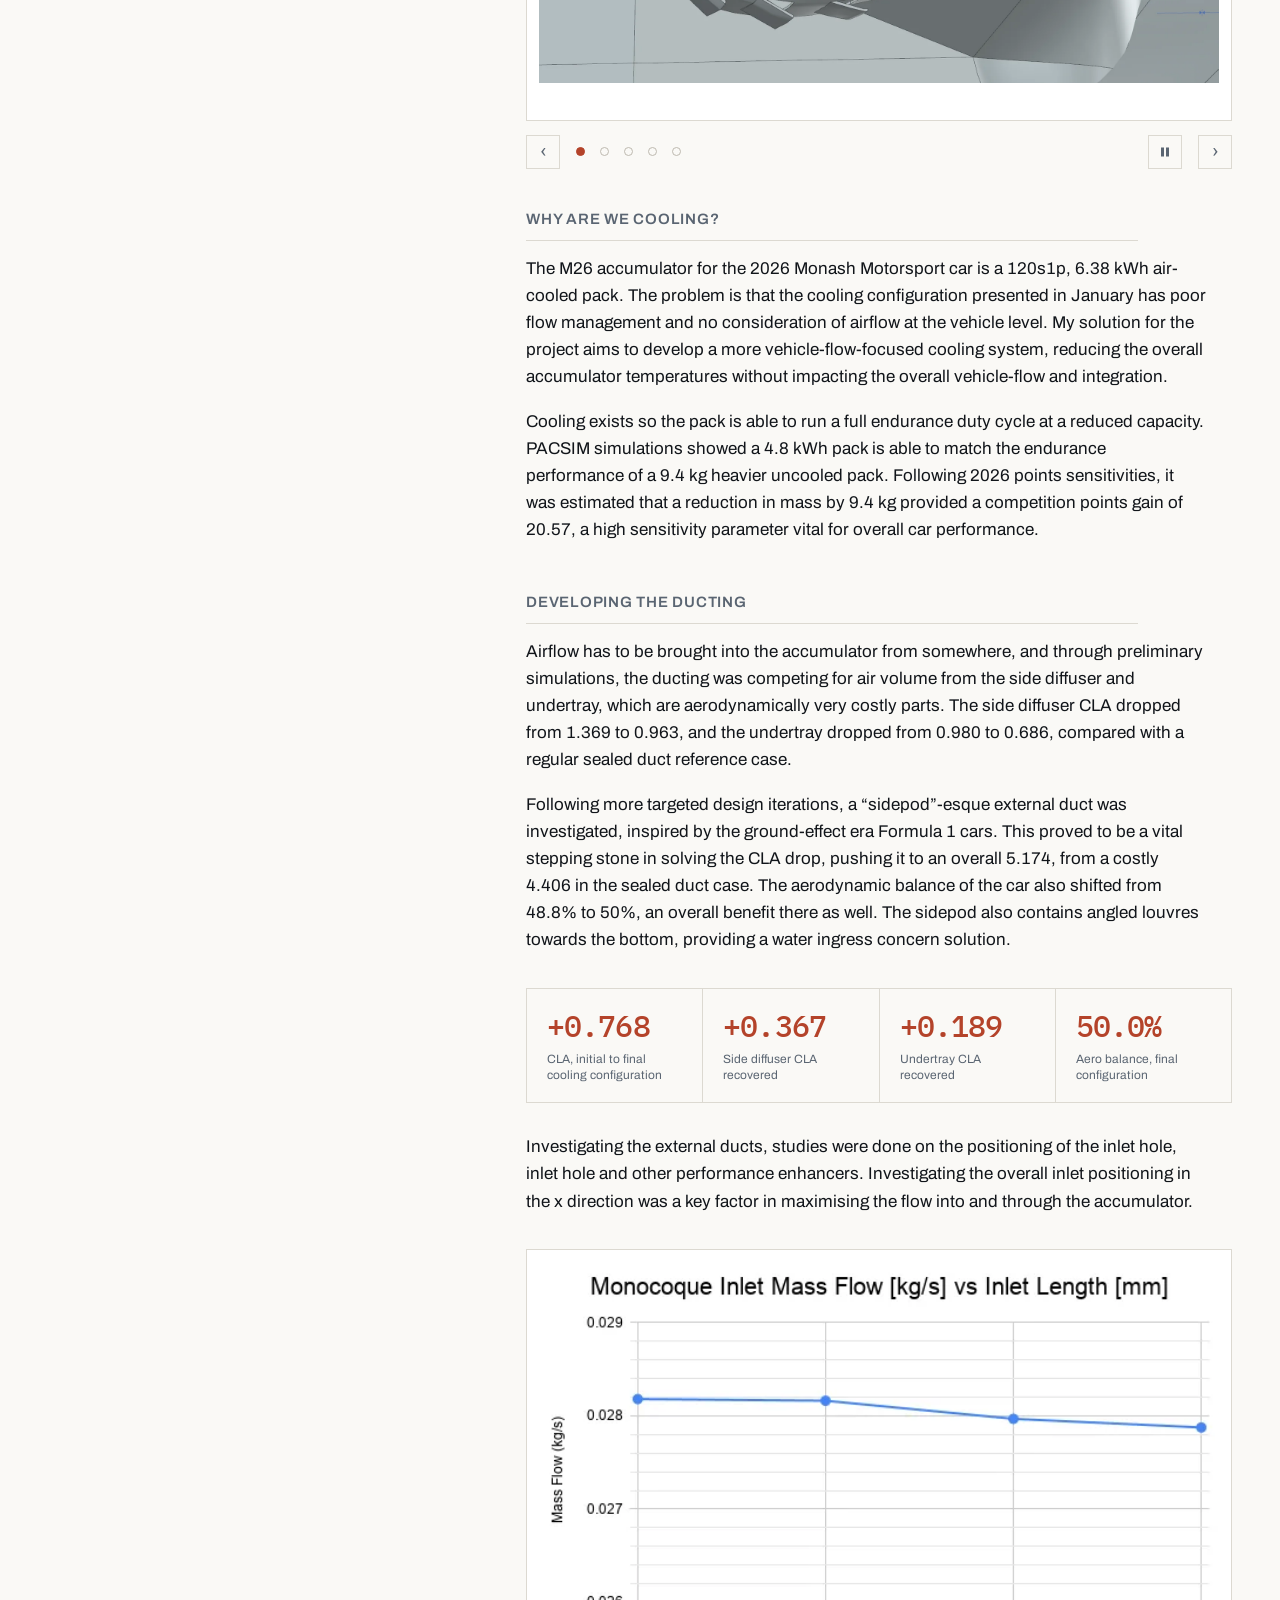
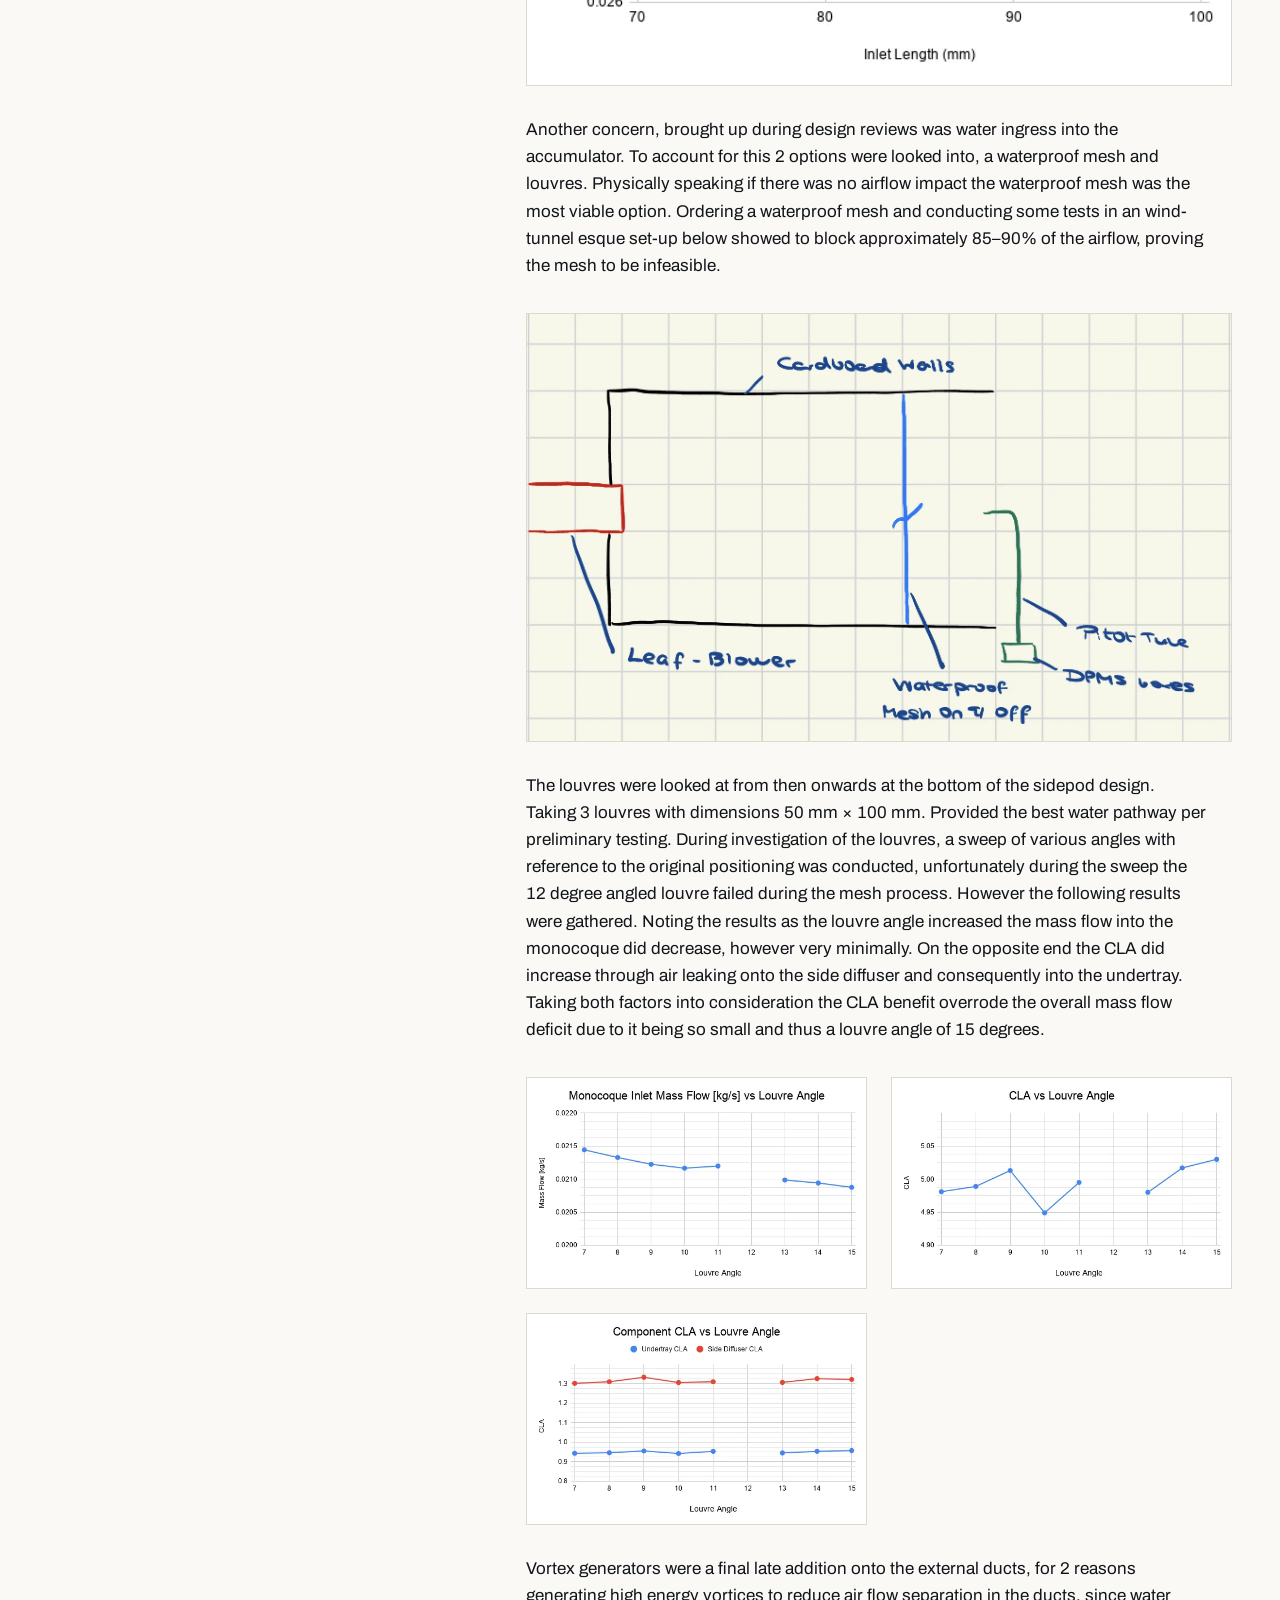
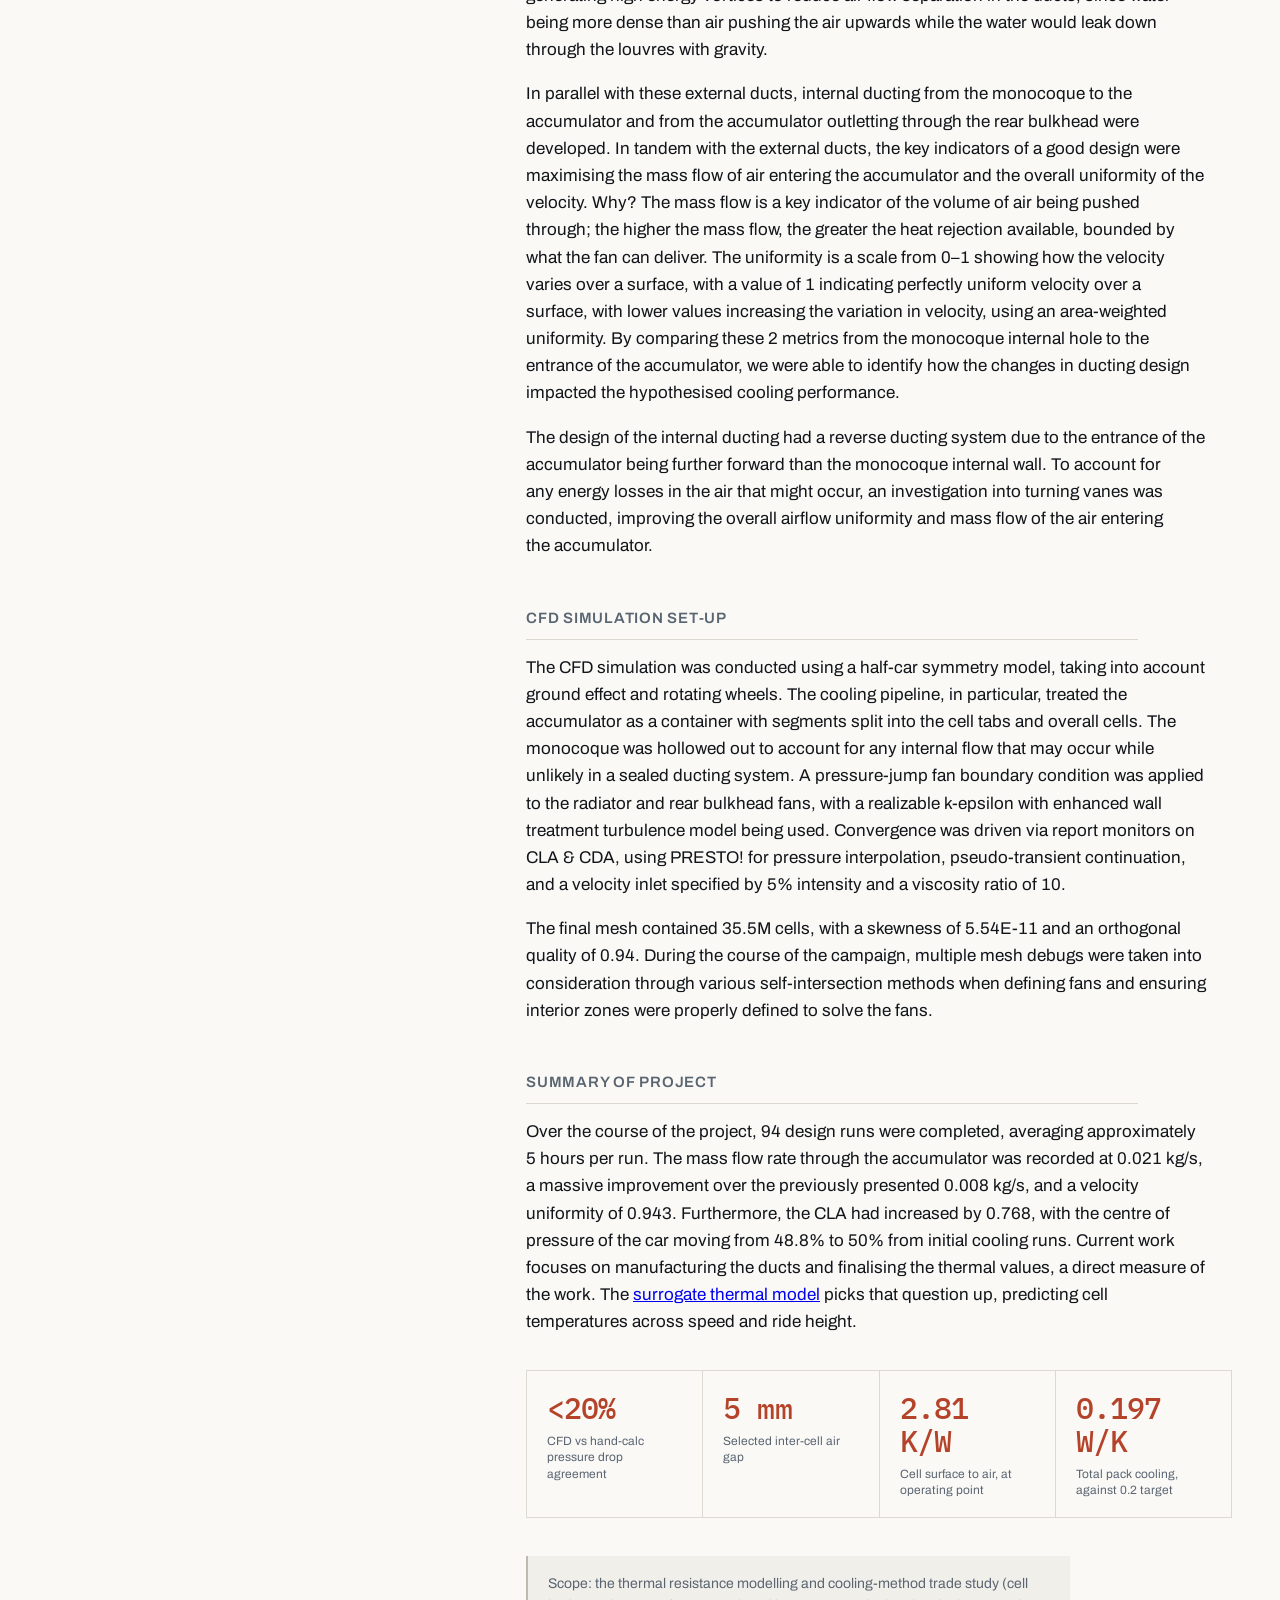
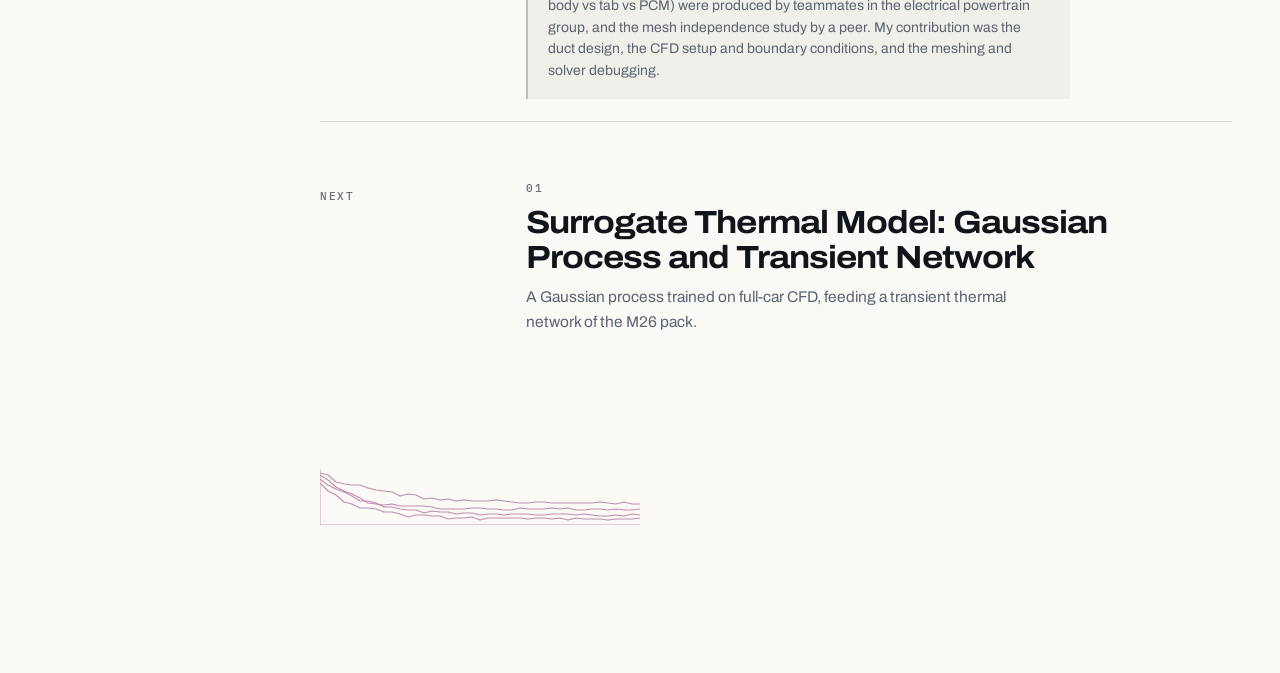
<file: project-accumulator-cooling.html>
<!DOCTYPE html>
<html lang="en">
<head>
<meta charset="utf-8">
<meta name="viewport" content="width=device-width, initial-scale=1">
<title>Accumulator Cooling: Ducting Design and CFD | Dulvin Bandara</title>
<meta name="description" content="External sidepod ducting and the internal flow path for the M26 accumulator. 0.768 CLA recovered across the design iteration, with accumulator mass flow raised from 0.008 to 0.021 kg/s.">

<meta name="theme-color" content="#FAF9F6">
<link rel="icon" href="favicon.svg" type="image/svg+xml">

<script>
(function(){try{var d=document.documentElement,s=localStorage.getItem('theme'),
t=s||(window.matchMedia('(prefers-color-scheme: dark)').matches?'dark':'light');
d.setAttribute('data-theme',t);
var m=document.querySelector('meta[name="theme-color"]');
if(m)m.setAttribute('content',m.getAttribute('data-'+t)||(t==='dark'?'#0E1114':'#FAF9F6'));
}catch(e){}})();
</script>

<link rel="preconnect" href="https://fonts.googleapis.com">
<link rel="preconnect" href="https://fonts.gstatic.com" crossorigin>
<link href="https://fonts.googleapis.com/css2?family=Archivo:wdth,wght@62..125,100..900&family=IBM+Plex+Mono:wght@400;500&family=Instrument+Serif:ital@0;1&display=swap" rel="stylesheet">
<link rel="stylesheet" href="style.css?v=20261115l">
<link rel="canonical" href="https://dulvinbandara.com/project-accumulator-cooling.html">
<meta name="author" content="Dulvin Bandara">

<meta property="og:type" content="article">
<meta property="og:site_name" content="Dulvin Bandara">
<meta property="og:url" content="https://dulvinbandara.com/project-accumulator-cooling.html">
<meta property="og:title" content="Accumulator Cooling: Ducting Design and CFD">
<meta property="og:description" content="External sidepod ducting and the internal flow path for the M26 accumulator, with 0.768 CLA recovered across the design iteration.">
<meta property="og:image" content="https://dulvinbandara.com/images/og/home.jpg?v=2">
<meta property="og:image:width" content="1200">
<meta property="og:image:height" content="630">
<meta property="og:image:alt" content="A 3D scan of Dulvin Bandara's head with velocity streamlines flowing around it">
<meta property="og:locale" content="en_AU">

<meta name="twitter:card" content="summary_large_image">
<meta name="twitter:title" content="Accumulator Cooling: Ducting Design and CFD">
<meta name="twitter:description" content="Ducting design and CFD for the M26 accumulator at Monash Motorsport.">
<meta name="twitter:image" content="https://dulvinbandara.com/images/og/home.jpg?v=2">
</head>
<body>

<a class="skiplink" href="#main">Skip to Content</a>

<nav class="sitenav" aria-label="Primary">
  <button class="outlinetoggle" type="button" aria-controls="outline" aria-expanded="false" hidden>Outline</button>
  <a class="apptitle" href="index.html" translate="no">Dulvin Bandara <span>portfolio.cas</span></a>
  <a href="index.html"><span class="num">01</span>Index</a>
  <a href="projects.html" aria-current="page"><span class="num">02</span>Projects</a>
  <a href="resume.html"><span class="num">03</span>Resume</a>
  <button class="themetoggle" type="button" aria-label="Switch theme">
    <svg class="i-moon" viewBox="0 0 24 24" fill="none" stroke="currentColor" stroke-width="1.7" stroke-linecap="round" stroke-linejoin="round" aria-hidden="true"><path d="M21 12.79A9 9 0 1 1 11.21 3 7 7 0 0 0 21 12.79z"/></svg>
    <svg class="i-sun" viewBox="0 0 24 24" fill="none" stroke="currentColor" stroke-width="1.7" stroke-linecap="round" stroke-linejoin="round" aria-hidden="true"><circle cx="12" cy="12" r="4.2"/><path d="M12 2v2M12 20v2M4.9 4.9l1.4 1.4M17.7 17.7l1.4 1.4M2 12h2M20 12h2M4.9 19.1l1.4-1.4M17.7 6.3l1.4-1.4"/></svg>
  </button>
</nav>

<div class="toolbar" role="toolbar" aria-label="Tools">
  <div class="tb-group"><span class="tb-label">File</span>
    <a class="tb" data-i="open" href="projects.html" title="All projects">Open Case</a>
    <a class="tb" data-i="export" href="DulvinBandaraCV.pdf" target="_blank" rel="noopener" title="Resume as a PDF">Export Resume</a>
    <a class="tb" data-i="mail" href="mailto:dulvinb@gmail.com" title="Email me">Contact</a>
  </div>
  <div class="tb-group" data-group="solution" hidden><span class="tb-label">Solution</span>
    <button class="tb" type="button" data-i="init" data-act="init" title="Back to the top of the page">Initialize</button>
    <button class="tb" type="button" data-i="step" data-act="step" title="Jump to the next section">Iterate</button>
    <button class="tb" type="button" data-i="run" data-act="run" aria-pressed="false" title="Scroll through the page automatically">Run Calculation</button>
  </div>
  <div class="tb-group" data-group="view" hidden><span class="tb-label">View</span>
    <button class="tb" type="button" data-i="console" data-act="console" aria-pressed="false" aria-controls="console" title="Show or hide the console">Console</button>
  </div>
</div>

<aside class="outline" id="outline">
  <p class="outline-head">Outline View</p>
  <nav aria-label="Outline">
    <ul class="tree">
      <li class="tgroup"><span class="tlabel">Setup</span>
        <ul>
          <li><a href="index.html">Overview</a></li>
          <li><a href="about-build.html">About This Build</a></li>
        </ul>
      </li>
      <li class="tgroup"><span class="tlabel">Cases</span>
        <ul>
          <li><a href="projects.html">All Projects</a></li>
          <li><a href="project-thermal-surrogate.html"><span class="tnum">01</span>Surrogate Thermal Model</a></li>
          <li><a href="project-cfd-workflow.html"><span class="tnum">02</span>Cooling CFD Workflow</a></li>
          <li><a href="project-wind-tunnel.html"><span class="tnum">03</span>ACSA CFD Validation</a></li>
          <li><a href="project-accumulator-cooling.html" aria-current="page"><span class="tnum">04</span>Accumulator Cooling</a></li>
        </ul>
      </li>
      <li class="tgroup"><span class="tlabel">Results</span>
        <ul>
          <li><a href="resume.html">Resume</a></li>
          <li><a href="DulvinBandaraCV.pdf" target="_blank" rel="noopener">Resume (PDF)</a></li>
        </ul>
      </li>
      <li class="tgroup"><span class="tlabel">Contact</span>
        <ul>
          <li><a href="mailto:dulvinb@gmail.com">Email</a></li>
          <li><a href="https://www.linkedin.com/in/dulvin-bandara-8b485725a/" target="_blank" rel="noopener">LinkedIn</a></li>
        </ul>
      </li>
    </ul>
  </nav>
</aside>

<main class="sheet" id="main">

<a class="backlink" href="projects.html"><span class="arrow" aria-hidden="true">←</span>All Projects</a>

<header class="masthead">
  <h1>Accumulator <br>Cooling</h1>
  <p class="role">Ducting design and CFD for the M26 pack: cooling that pays back
    most of what it costs the floor.</p>
  <div class="contact">
    <span>Monash Motorsport</span>
    <span>Senior Aerodynamics Engineer, Head of Cooling subsection</span>
    <span>Ansys Fluent 25R1 · PyFluent · M3 MASSIVE HPC</span>
    <span>2026</span>
  </div>
</header>

<section id="accumulator-cooling">
  <div class="row">
    <h2 class="rowlabel">Project 04</h2>
    <div>
      <div class="entry">

        <dl class="brief">
          <div><dt>Problem</dt><dd>The M26 accumulator needed cooling air, and taking it from the external aerodynamics costs floor performance.</dd></div>
          <div><dt>Approach</dt><dd>An external sidepod duct and an internal path through the monocoque, designed in Siemens NX and developed in full-car CFD with pressure-jump fans.</dd></div>
          <div><dt>Result</dt><dd>0.768 CLA recovered from the initial to the final cooling configuration, with aero balance on 50.0%.</dd></div>
        </dl>

        <div class="contrib">
          <h3>My Contribution</h3>
          <ul>
            <li><strong>Duct design</strong> in Siemens NX: the external sidepod duct, and the internal path from monocoque to accumulator and out through the rear bulkhead.</li>
            <li><strong>CFD setup and boundary conditions</strong> for the full-car cooling case, including the pressure-jump fans.</li>
            <li><strong>Meshing and solver debugging</strong> across the design campaign.</li>
          </ul>
          <p class="meta">Not mine: thermal resistance modelling and the cooling-method trade study (electrical powertrain group) · mesh independence study (a peer) · Duct geometry withheld under team IP; the method is described in full</p>
        </div>


        <div class="gallery" data-interval="5000">
          <div class="gstage">
            <figure class="gslide">
              <img src="images/gallery/Project1/externalduct.webp" alt="Sidepod external duct geometry in NX" width="1800" height="850" decoding="async">
              <figcaption>External sidepod duct, inspired by ground-effect era F1 sidepods.</figcaption>
            </figure>
            <figure class="gslide">
              <img src="images/gallery/Project1/internalducts.webp" alt="Internal Ducting from Monocoque to Akku and Akku to Rear Bulkhead in NX" width="1800" height="844" loading="lazy" decoding="async">
              <figcaption>Internal ducting from monocoque to accumulator and accumulator to rear bulkhead.</figcaption>
            </figure>
            <figure class="gslide">
              <img src="images/gallery/Project1/cptx.webp" alt="Coefficient of Total Pressure X-Slice through the reverse duct and into the accumulator" width="790" height="577" loading="lazy" decoding="async">
              <figcaption><span class="q"><!-- plot title: quantity (units), location. Dulvin to supply. --></span>Coefficient of Total Pressure X-Slice through the reverse duct and into the accumulator.</figcaption>
            </figure>
            <figure class="gslide">
              <img src="images/gallery/Project1/cpty.webp" alt="Coefficient of Total Pressure Y-Slice through the reverse duct and into the accumulator" width="707" height="290" loading="lazy" decoding="async">
              <figcaption><span class="q"><!-- plot title: quantity (units), location. Dulvin to supply. --></span>Coefficient of Total Pressure Y-Slice through the reverse duct and into the accumulator.</figcaption>
            </figure>
            <figure class="gslide">
              <img src="images/gallery/Project1/velakkucontour.webp" alt="Y-Velocity contour through the accumulator" width="437" height="812" loading="lazy" decoding="async">
              <figcaption><span class="q"><!-- plot title: quantity (units), location. Dulvin to supply. --></span>Y-Velocity contour through the accumulator.</figcaption>
            </figure>
          </div>
        </div>

        <h3>Why Are We Cooling?</h3>

        <p>
          The M26 accumulator for the 2026 Monash Motorsport car is a 120s1p, 6.38&nbsp;kWh
          air-cooled pack. The problem is that the cooling configuration presented in January
          has poor flow management and no consideration of airflow at the vehicle level. My
          solution for the project aims to develop a more vehicle-flow-focused cooling system,
          reducing the overall accumulator temperatures without impacting the overall
          vehicle-flow and integration.
        </p>

        <p>
          Cooling exists so the pack is able to run a full endurance duty cycle at a reduced
          capacity. PACSIM simulations showed a 4.8&nbsp;kWh pack is able to match the endurance
          performance of a 9.4&nbsp;kg heavier uncooled pack. Following 2026 points sensitivities,
          it was estimated that a reduction in mass by 9.4&nbsp;kg provided a competition points
          gain of 20.57, a high sensitivity parameter vital for overall car performance.
        </p>

        <h3>Developing the Ducting</h3>

        <p>
          Airflow has to be brought into the accumulator from somewhere, and through preliminary
          simulations, the ducting was competing for air volume from the side diffuser and
          undertray, which are aerodynamically very costly parts. The side diffuser CLA dropped
          from 1.369 to 0.963, and the undertray dropped from 0.980 to 0.686, compared with a
          regular sealed duct reference case.
        </p>

        <p>
          Following more targeted design iterations, a &ldquo;sidepod&rdquo;-esque external duct was
          investigated, inspired by the ground-effect era Formula 1 cars. This proved to be a
          vital stepping stone in solving the CLA drop, pushing it to an overall 5.174, from a
          costly 4.406 in the sealed duct case. The aerodynamic balance of the car also shifted
          from 48.8% to 50%, an overall benefit there as well. The sidepod also contains angled
          louvres towards the bottom, providing a water ingress concern solution.
        </p>

        <div class="figures">
          <div class="fig"><span class="val">+0.768</span><span class="cap">CLA, initial to final cooling configuration</span></div>
          <div class="fig"><span class="val">+0.367</span><span class="cap">Side diffuser CLA recovered</span></div>
          <div class="fig"><span class="val">+0.189</span><span class="cap">Undertray CLA recovered</span></div>
          <div class="fig"><span class="val">50.0%</span><span class="cap">Aero balance, final configuration</span></div>
        </div>

        <p>
          Investigating the external ducts, studies were done on the positioning of the inlet
          hole, inlet hole and other performance enhancers. Investigating the overall inlet
          positioning in the x direction was a key factor in maximising the flow into and through
          the accumulator.
        </p>

        <figure class="plate">
          <img src="images/inletlength.webp"
               alt="Monocoque inlet mass flow against inlet length" width="600" height="371" loading="lazy" decoding="async">
          <figcaption>Monocoque inlet mass flow against streamwise inlet position.</figcaption>
        </figure>

        <p>
          Another concern, brought up during design reviews was water ingress into the
          accumulator. To account for this 2 options were looked into, a waterproof mesh and
          louvres. Physically speaking if there was no airflow impact the waterproof mesh was
          the most viable option. Ordering a waterproof mesh and conducting some tests in an
          wind-tunnel esque set-up below showed to block approximately 85–90% of the airflow,
          proving the mesh to be infeasible.
        </p>

        <figure class="plate">
          <img src="images/meshmockup.webp"
               alt="Bench set-up used to measure airflow blockage through the waterproof mesh" width="1491" height="903" loading="lazy" decoding="async">
          <figcaption>Bench set-up used to measure flow blockage through the waterproof mesh. Measured blockage of 85–90% ruled the mesh out.</figcaption>
        </figure>

        <p>
          The louvres were looked at from then onwards at the bottom of the sidepod design.
          Taking 3 louvres with dimensions 50&nbsp;mm × 100&nbsp;mm. Provided the best water pathway per
          preliminary testing. During investigation of the louvres, a sweep of various angles
          with reference to the original positioning was conducted, unfortunately during the
          sweep the 12 degree angled louvre failed during the mesh process. However the following
          results were gathered. Noting the results as the louvre angle increased the mass flow
          into the monocoque did decrease, however very minimally. On the opposite end the CLA
          did increase through air leaking onto the side diffuser and consequently into the
          undertray. Taking both factors into consideration the CLA benefit overrode the overall
          mass flow deficit due to it being so small and thus a louvre angle of 15 degrees.
        </p>

        <div class="plaperow">
          <figure class="plate">
            <img src="images/coqueinlet.webp" alt="Monocoque inlet mass flow against louvre angle" width="600" height="371" loading="lazy" decoding="async">
            <figcaption>Monocoque inlet mass flow against louvre angle.</figcaption>
          </figure>
          <figure class="plate">
            <img src="images/clatotal.webp" alt="Total CLA against louvre angle" width="600" height="371" loading="lazy" decoding="async">
            <figcaption>Total CLA against louvre angle.</figcaption>
          </figure>
          <figure class="plate">
            <img src="images/clacomp.webp" alt="Component CLA against louvre angle" width="600" height="371" loading="lazy" decoding="async">
            <figcaption>Component CLA against louvre angle. 12&deg; failed to mesh and is omitted.</figcaption>
          </figure>
        </div>

        <p>
          Vortex generators were a final late addition onto the external ducts, for 2 reasons
          generating high energy vortices to reduce air flow separation in the ducts, since water
          being more dense than air pushing the air upwards while the water would leak down
          through the louvres with gravity.
        </p>

                <p>
          In parallel with these external ducts, internal ducting from the monocoque to the
          accumulator and from the accumulator outletting through the rear bulkhead were
          developed. In tandem with the external ducts, the key indicators of a good design were
          maximising the mass flow of air entering the accumulator and the overall uniformity of
          the velocity. Why? The mass flow is a key indicator of the volume of air being pushed
          through; the higher the mass flow, the greater the heat rejection available, bounded by
          what the fan can deliver. The uniformity is a scale from 0–1 showing how the velocity
          varies over a surface, with a value of 1 indicating perfectly uniform velocity over a
          surface, with lower values increasing the variation in velocity, using an area-weighted
          uniformity. By comparing these 2 metrics from the monocoque internal hole to the
          entrance of the accumulator, we were able to identify how the changes in ducting design
          impacted the hypothesised cooling performance.
        </p>

        <p>
          The design of the internal ducting had a reverse ducting system due to the entrance of
          the accumulator being further forward than the monocoque internal wall. To account for
          any energy losses in the air that might occur, an investigation into turning vanes was
          conducted, improving the overall airflow uniformity and mass flow of the air entering
          the accumulator.
        </p>

        <h3>CFD Simulation Set-Up</h3>

        <p>
          The CFD simulation was conducted using a half-car symmetry model, taking into account
          ground effect and rotating wheels. The cooling pipeline, in particular, treated the
          accumulator as a container with segments split into the cell tabs and overall cells.
          The monocoque was hollowed out to account for any internal flow that may occur while
          unlikely in a sealed ducting system. A pressure-jump fan boundary condition was applied
          to the radiator and rear bulkhead fans, with a realizable k-epsilon with enhanced wall
          treatment turbulence model being used. Convergence was driven via report monitors on
          CLA &amp; CDA, using PRESTO! for pressure interpolation, pseudo-transient continuation,
          and a velocity inlet specified by 5% intensity and a viscosity ratio of 10.
        </p>

        <p>
          The final mesh contained 35.5M cells, with a skewness of 5.54E-11 and an orthogonal
          quality of 0.94. During the course of the campaign, multiple mesh debugs were taken
          into consideration through various self-intersection methods when defining fans and
          ensuring interior zones were properly defined to solve the fans.
        </p>

        <h3>Summary of Project</h3>

        <p>
          Over the course of the project, 94 design runs were completed, averaging approximately
          5 hours per run. The mass flow rate through the accumulator was recorded at
          0.021&nbsp;kg/s, a massive improvement over the previously presented 0.008&nbsp;kg/s,
          and a velocity uniformity of 0.943. Furthermore, the CLA had increased by 0.768, with
          the centre of pressure of the car moving from 48.8% to 50% from initial cooling runs.
          Current work focuses on manufacturing the ducts and finalising the thermal values, a
          direct measure of the work. The
          <a href="project-thermal-surrogate.html">surrogate thermal model</a> picks that
          question up, predicting cell temperatures across speed and ride height.
        </p>

        <div class="figures">
          <div class="fig"><span class="val">&lt;20%</span><span class="cap">CFD vs hand-calc pressure drop agreement</span></div>
          <div class="fig"><span class="val">5 mm</span><span class="cap">Selected inter-cell air gap</span></div>
          <div class="fig"><span class="val">2.81 K/W</span><span class="cap">Cell surface to air, at operating point</span></div>
          <div class="fig"><span class="val">0.197 W/K</span><span class="cap">Total pack cooling, against 0.2 target</span></div>
        </div>

        <p class="scope">Scope: the thermal resistance modelling and cooling-method trade
          study (cell body vs tab vs PCM) were produced by teammates in the electrical
          powertrain group, and the mesh independence study by a peer. My contribution was
          the duct design, the CFD setup and boundary conditions, and the meshing and
          solver debugging.</p>

      </div>
    </div>
  </div>
</section>

<section>
  <div class="row">
    <h2 class="rowlabel">Next</h2>
    <div>
      <a class="projlink noimg" href="project-thermal-surrogate.html">
        <div>
          <span class="num">01</span>
          <h3>Surrogate Thermal Model: Gaussian Process and Transient Network</h3>
          <p>A Gaussian process trained on full-car CFD, feeding a transient thermal network
            of the M26 pack.</p>
        </div>
      </a>
    </div>
  </div>
</section>

</main>

<div class="statusbar" aria-hidden="true">
  <span class="sb-console">&gt; /file/read-case "project-accumulator-cooling.cas" <b>Done.</b></span>
  <span class="sb-iter">Iter <b class="sb-n">0000</b> / 1000</span>
  <span class="sb-res">Residual <b class="sb-r">1.0e+00</b></span>
  <span class="sb-bar"><i></i></span>
</div>

<script src="theme.js?v=20261115l" defer></script>
<script src="gallery.js?v=20261115l" defer></script>
<script src="lightbox.js?v=20261115l" defer></script>
<script src="reveal.js?v=20261115l" defer></script>
<script src="cbar.js?v=20261115l" defer></script>
<script src="shell.js?v=20261115l" defer></script>
</body>
</html>
</file>
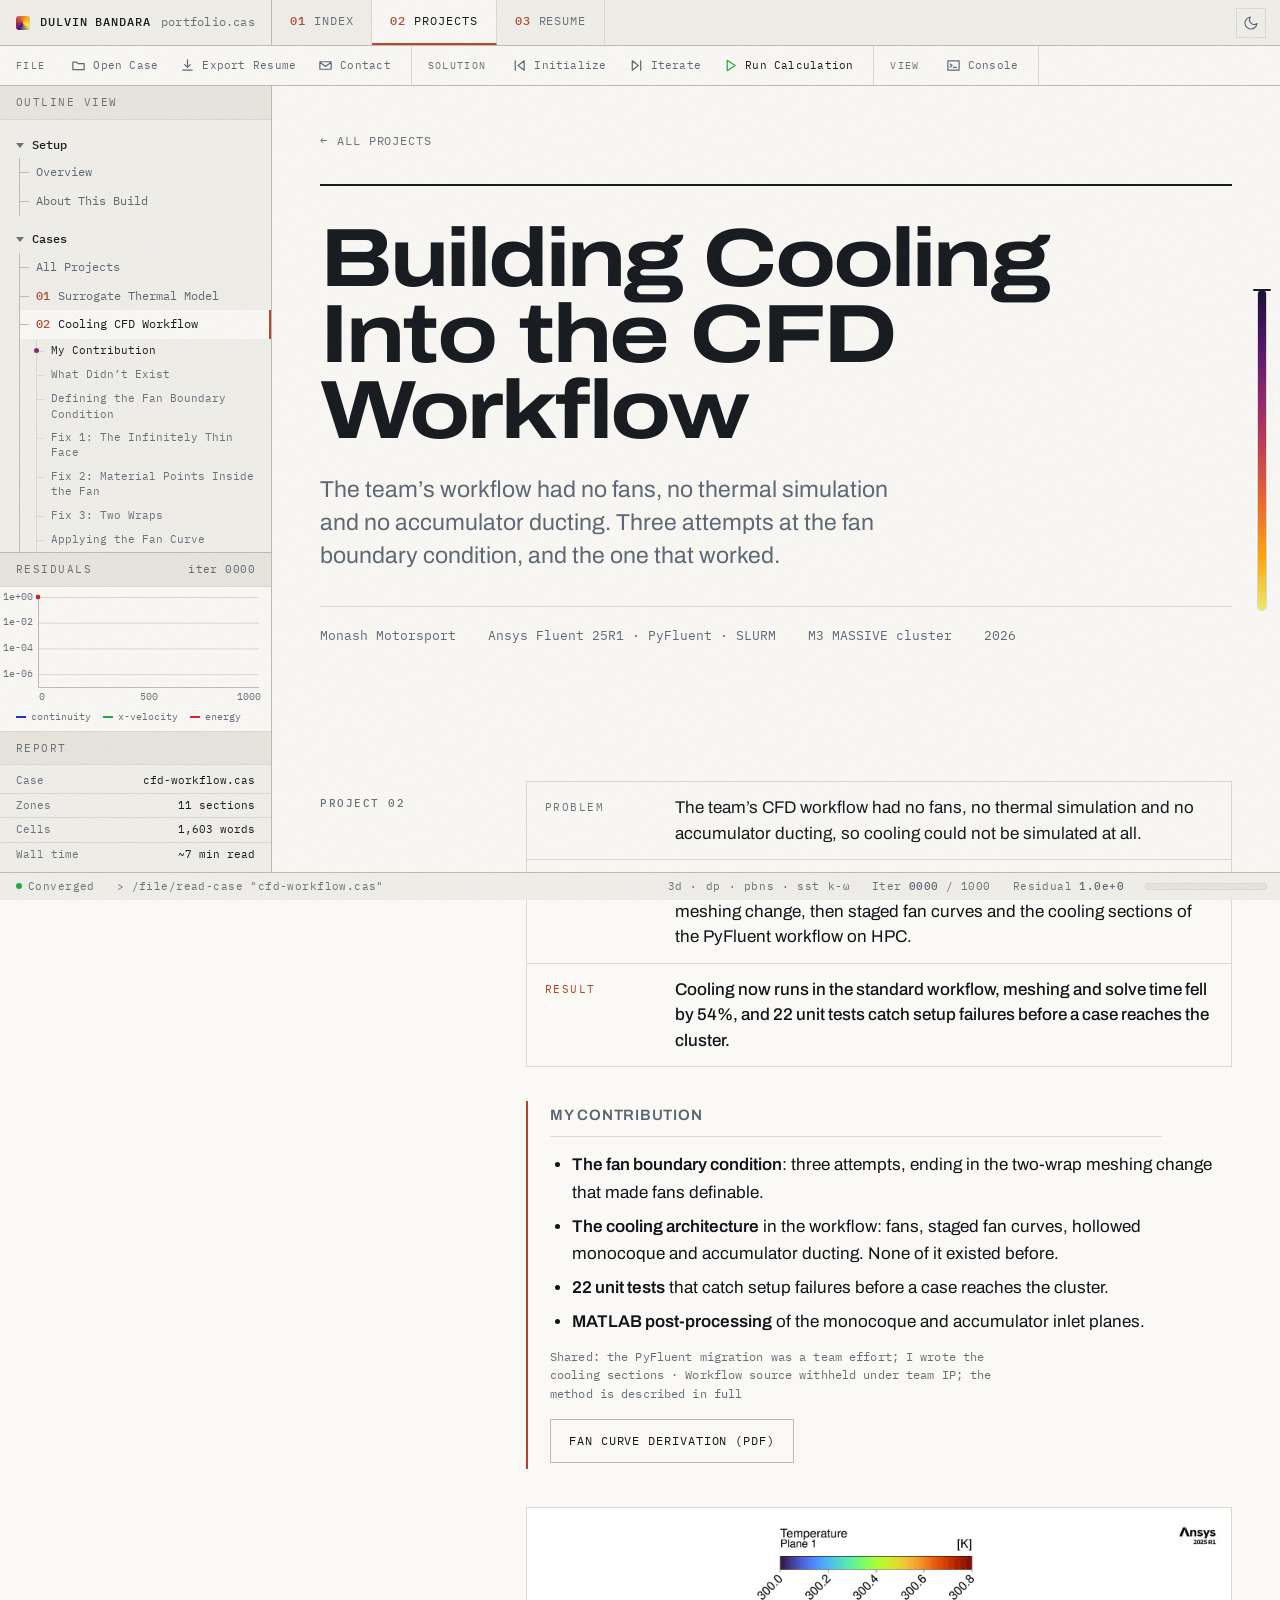
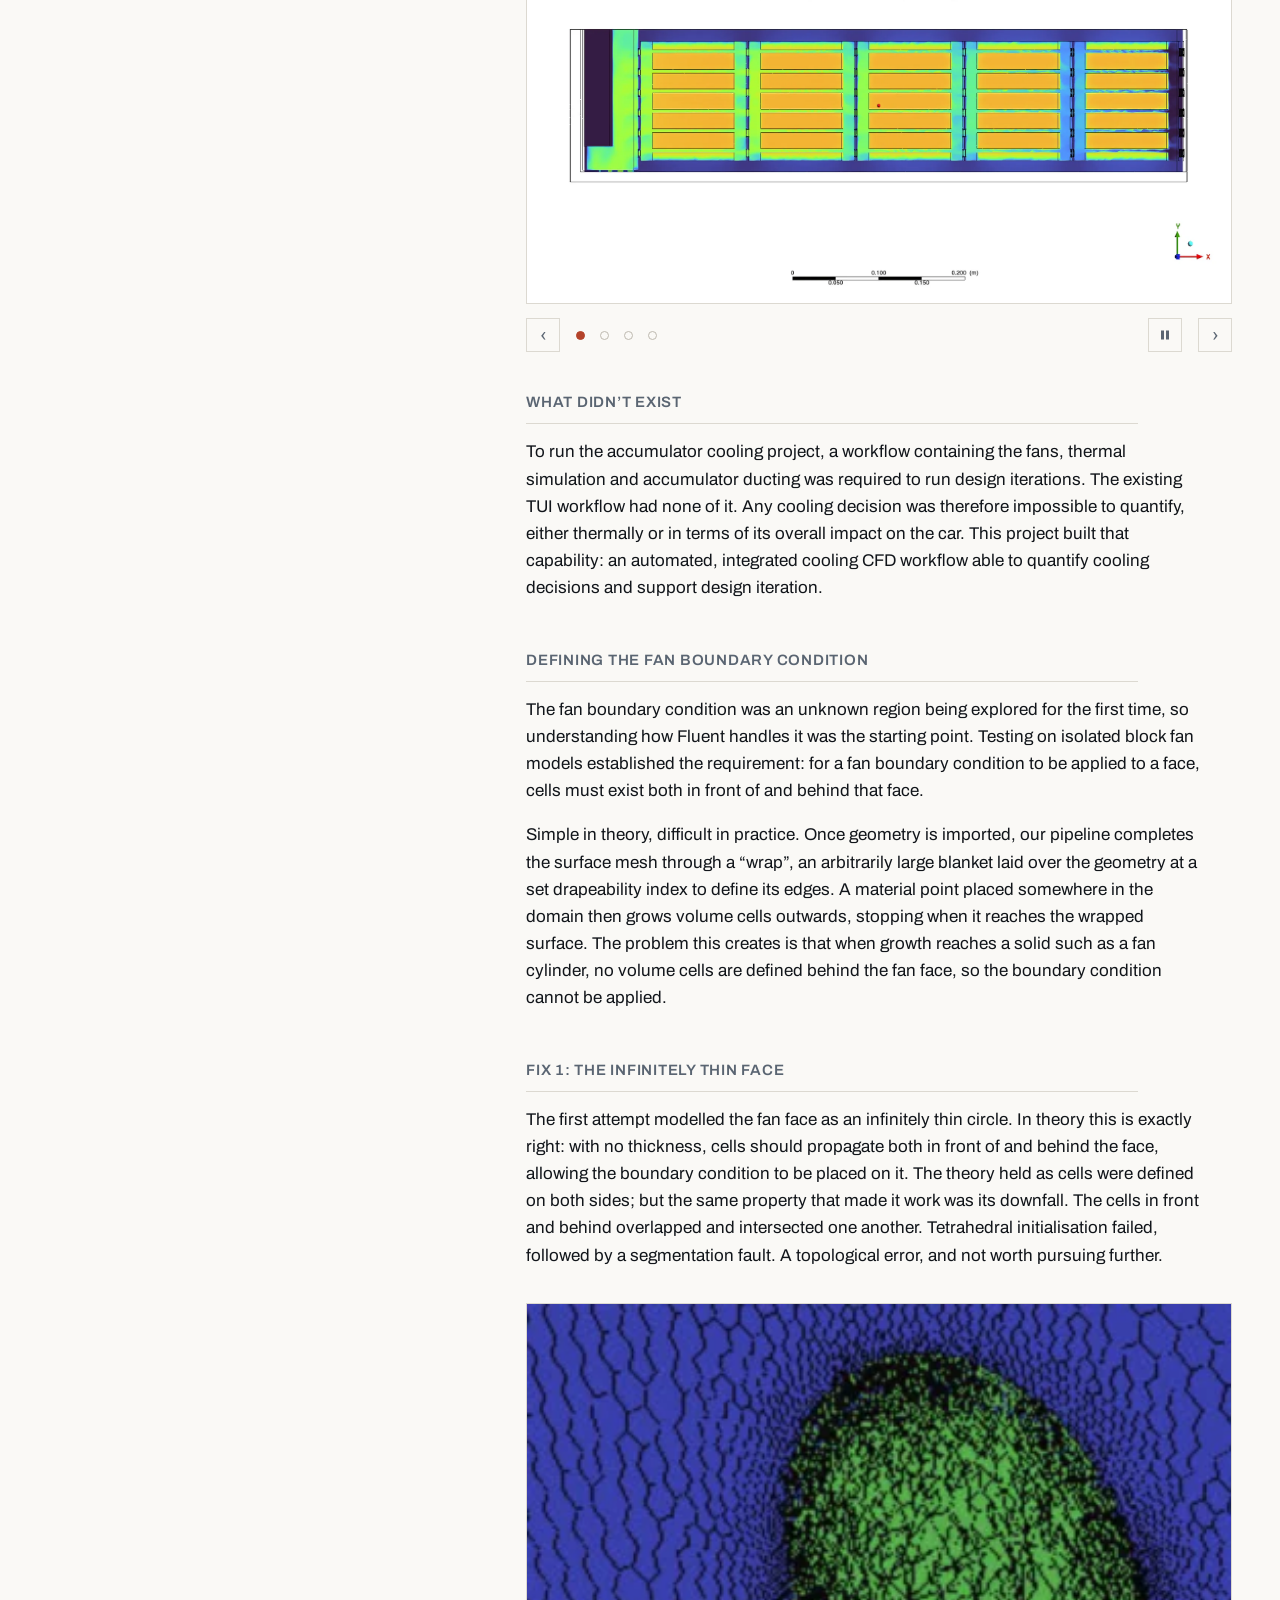
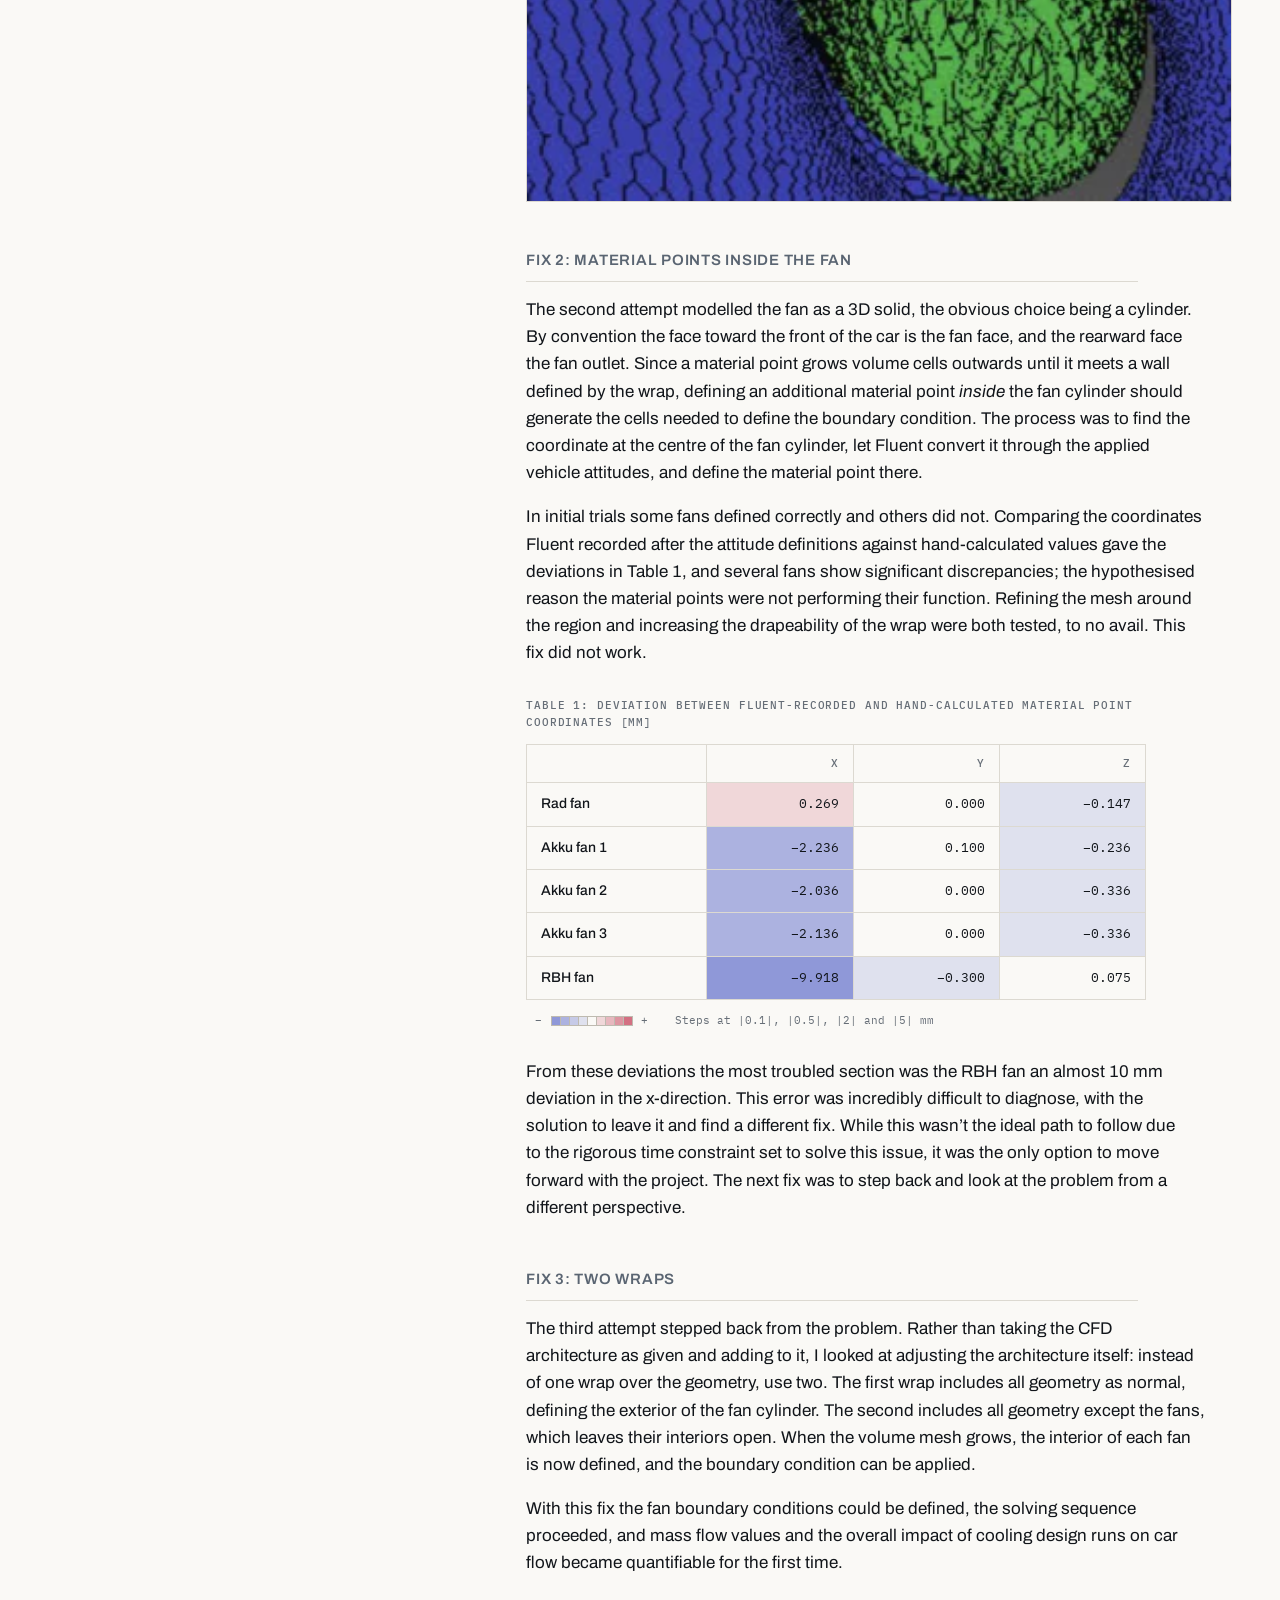
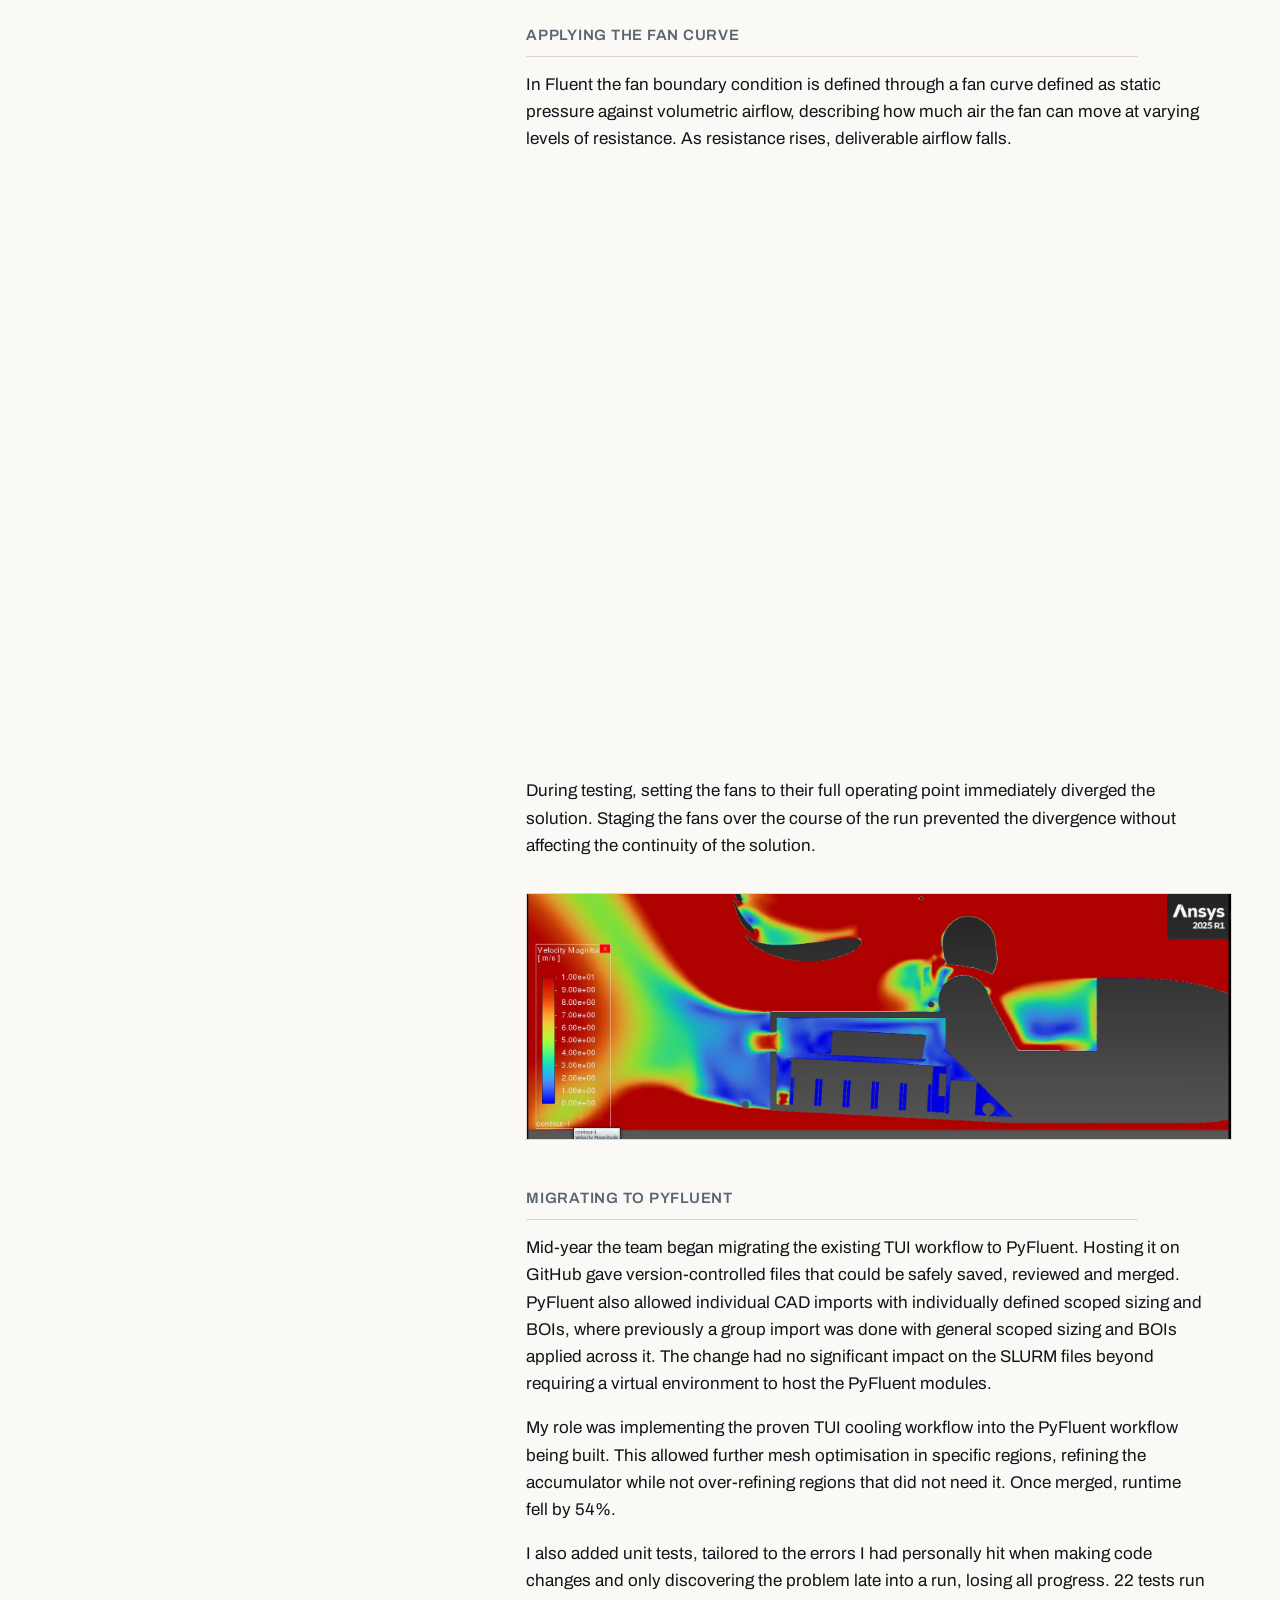
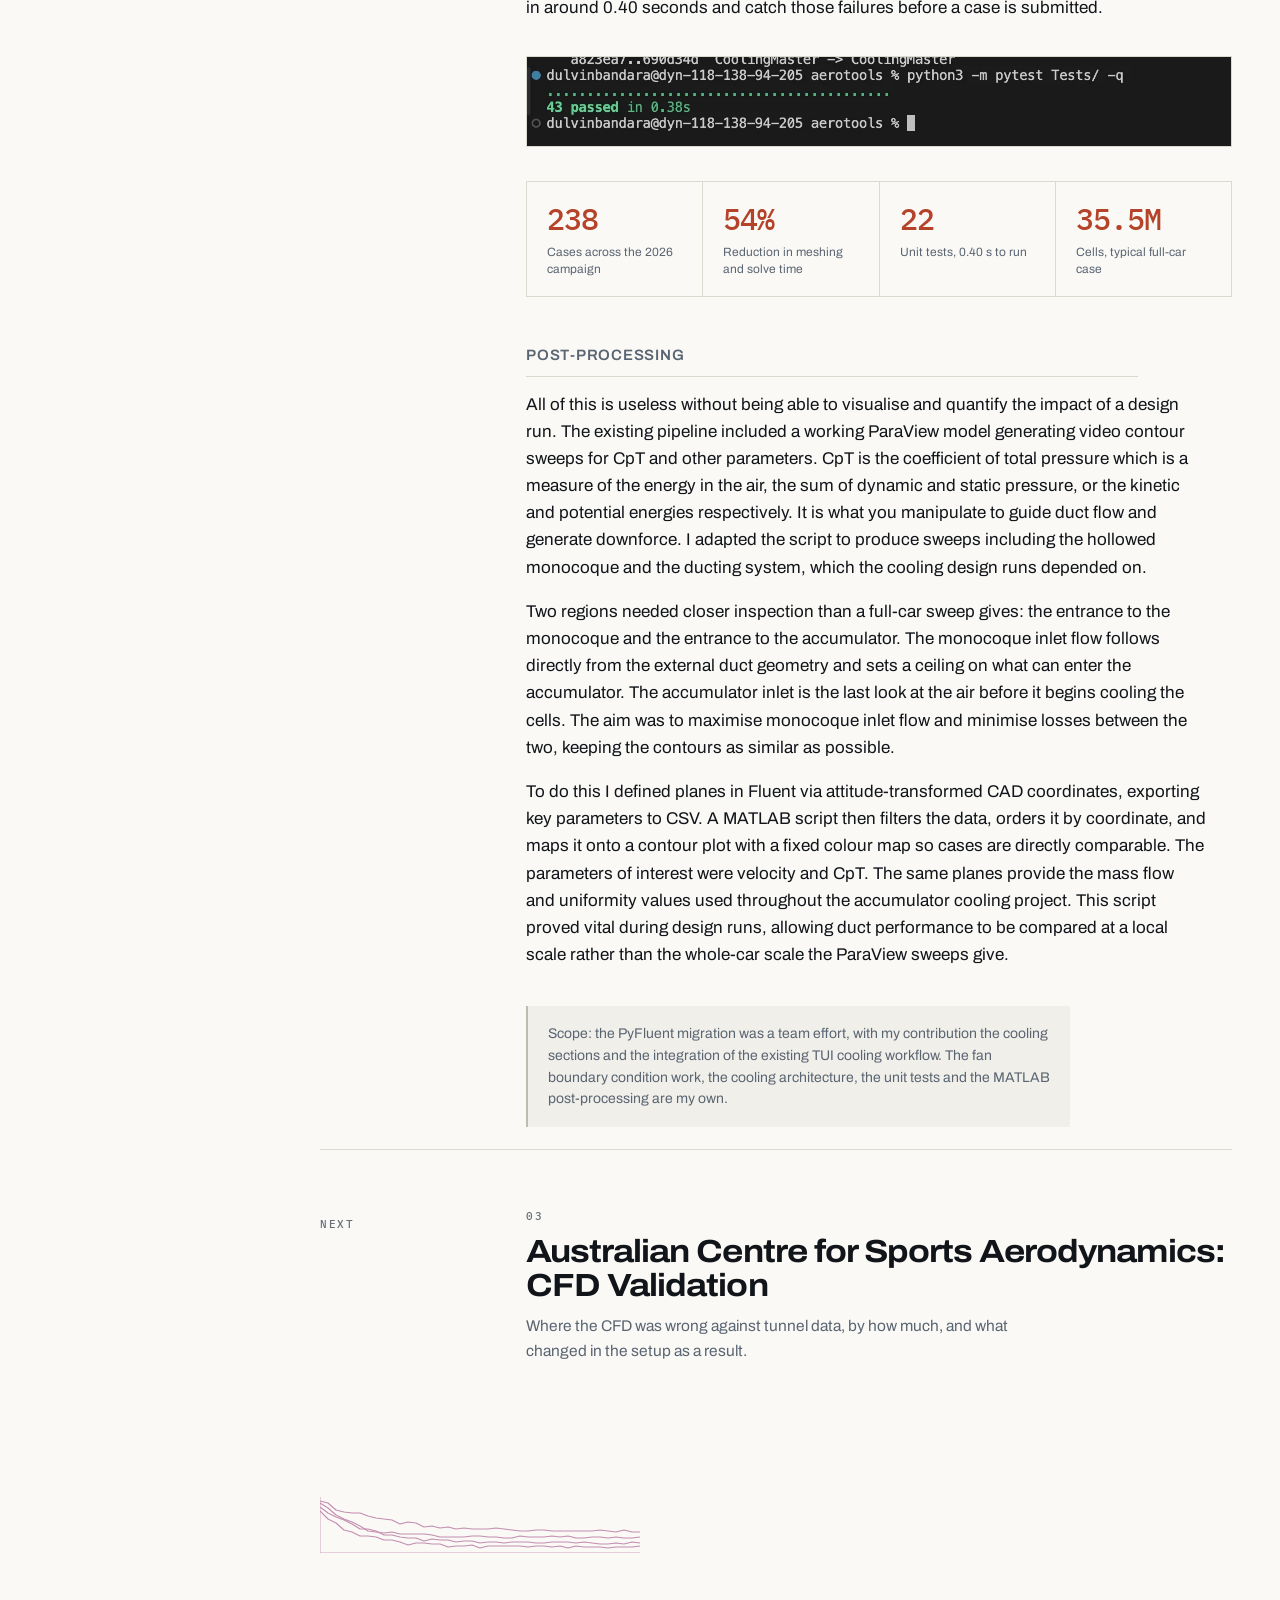
<file: project-cfd-workflow.html>
<!DOCTYPE html>
<html lang="en">
<head>
<meta charset="utf-8">
<meta name="viewport" content="width=device-width, initial-scale=1">
<title>Building Cooling Into the CFD Workflow | Dulvin Bandara</title>
<meta name="description" content="Fan boundary conditions, thermal simulation and accumulator ducting added to a CFD workflow that had none, then carried into PyFluent on HPC with unit tests and automated post-processing.">

<meta name="theme-color" content="#FAF9F6">
<link rel="icon" href="favicon.svg" type="image/svg+xml">

<script>
(function(){try{var d=document.documentElement,s=localStorage.getItem('theme'),
t=s||(window.matchMedia('(prefers-color-scheme: dark)').matches?'dark':'light');
d.setAttribute('data-theme',t);
var m=document.querySelector('meta[name="theme-color"]');
if(m)m.setAttribute('content',m.getAttribute('data-'+t)||(t==='dark'?'#0E1114':'#FAF9F6'));
}catch(e){}})();
</script>

<link rel="preconnect" href="https://fonts.googleapis.com">
<link rel="preconnect" href="https://fonts.gstatic.com" crossorigin>
<link href="https://fonts.googleapis.com/css2?family=Archivo:wdth,wght@62..125,100..900&family=IBM+Plex+Mono:wght@400;500&family=Instrument+Serif:ital@0;1&display=swap" rel="stylesheet">
<link rel="stylesheet" href="style.css?v=20261115l">
<link rel="canonical" href="https://dulvinbandara.com/project-cfd-workflow.html">
<meta name="author" content="Dulvin Bandara">

<meta property="og:type" content="article">
<meta property="og:site_name" content="Dulvin Bandara">
<meta property="og:url" content="https://dulvinbandara.com/project-cfd-workflow.html">
<meta property="og:title" content="Building Cooling Into the CFD Workflow">
<meta property="og:description" content="Three attempts at a fan boundary condition, the one that worked, and carrying the whole cooling capability into PyFluent on HPC.">
<meta property="og:image" content="https://dulvinbandara.com/images/og/workflow.jpg">
<meta property="og:image:alt" content="Coefficient of total pressure at the monocoque inlet">
<meta property="og:locale" content="en_AU">

<meta name="twitter:card" content="summary_large_image">
<meta name="twitter:title" content="Building Cooling Into the CFD Workflow">
<meta name="twitter:description" content="Fan boundary conditions, PyFluent migration and automated post-processing at Monash Motorsport.">
<meta name="twitter:image" content="https://dulvinbandara.com/images/og/workflow.jpg">
</head>
<body>

<a class="skiplink" href="#main">Skip to Content</a>

<nav class="sitenav" aria-label="Primary">
  <button class="outlinetoggle" type="button" aria-controls="outline" aria-expanded="false" hidden>Outline</button>
  <a class="apptitle" href="index.html" translate="no">Dulvin Bandara <span>portfolio.cas</span></a>
  <a href="index.html"><span class="num">01</span>Index</a>
  <a href="projects.html" aria-current="page"><span class="num">02</span>Projects</a>
  <a href="resume.html"><span class="num">03</span>Resume</a>
  <button class="themetoggle" type="button" aria-label="Switch theme">
    <svg class="i-moon" viewBox="0 0 24 24" fill="none" stroke="currentColor" stroke-width="1.7" stroke-linecap="round" stroke-linejoin="round" aria-hidden="true"><path d="M21 12.79A9 9 0 1 1 11.21 3 7 7 0 0 0 21 12.79z"/></svg>
    <svg class="i-sun" viewBox="0 0 24 24" fill="none" stroke="currentColor" stroke-width="1.7" stroke-linecap="round" stroke-linejoin="round" aria-hidden="true"><circle cx="12" cy="12" r="4.2"/><path d="M12 2v2M12 20v2M4.9 4.9l1.4 1.4M17.7 17.7l1.4 1.4M2 12h2M20 12h2M4.9 19.1l1.4-1.4M17.7 6.3l1.4-1.4"/></svg>
  </button>
</nav>

<div class="toolbar" role="toolbar" aria-label="Tools">
  <div class="tb-group"><span class="tb-label">File</span>
    <a class="tb" data-i="open" href="projects.html" title="All projects">Open Case</a>
    <a class="tb" data-i="export" href="DulvinBandaraCV.pdf" target="_blank" rel="noopener" title="Resume as a PDF">Export Resume</a>
    <a class="tb" data-i="mail" href="mailto:dulvinb@gmail.com" title="Email me">Contact</a>
  </div>
  <div class="tb-group" data-group="solution" hidden><span class="tb-label">Solution</span>
    <button class="tb" type="button" data-i="init" data-act="init" title="Back to the top of the page">Initialize</button>
    <button class="tb" type="button" data-i="step" data-act="step" title="Jump to the next section">Iterate</button>
    <button class="tb" type="button" data-i="run" data-act="run" aria-pressed="false" title="Scroll through the page automatically">Run Calculation</button>
  </div>
  <div class="tb-group" data-group="view" hidden><span class="tb-label">View</span>
    <button class="tb" type="button" data-i="console" data-act="console" aria-pressed="false" aria-controls="console" title="Show or hide the console">Console</button>
  </div>
</div>

<aside class="outline" id="outline">
  <p class="outline-head">Outline View</p>
  <nav aria-label="Outline">
    <ul class="tree">
      <li class="tgroup"><span class="tlabel">Setup</span>
        <ul>
          <li><a href="index.html">Overview</a></li>
          <li><a href="about-build.html">About This Build</a></li>
        </ul>
      </li>
      <li class="tgroup"><span class="tlabel">Cases</span>
        <ul>
          <li><a href="projects.html">All Projects</a></li>
          <li><a href="project-thermal-surrogate.html"><span class="tnum">01</span>Surrogate Thermal Model</a></li>
          <li><a href="project-cfd-workflow.html" aria-current="page"><span class="tnum">02</span>Cooling CFD Workflow</a></li>
          <li><a href="project-wind-tunnel.html"><span class="tnum">03</span>ACSA CFD Validation</a></li>
          <li><a href="project-accumulator-cooling.html"><span class="tnum">04</span>Accumulator Cooling</a></li>
        </ul>
      </li>
      <li class="tgroup"><span class="tlabel">Results</span>
        <ul>
          <li><a href="resume.html">Resume</a></li>
          <li><a href="DulvinBandaraCV.pdf" target="_blank" rel="noopener">Resume (PDF)</a></li>
        </ul>
      </li>
      <li class="tgroup"><span class="tlabel">Contact</span>
        <ul>
          <li><a href="mailto:dulvinb@gmail.com">Email</a></li>
          <li><a href="https://www.linkedin.com/in/dulvin-bandara-8b485725a/" target="_blank" rel="noopener">LinkedIn</a></li>
        </ul>
      </li>
    </ul>
  </nav>
</aside>

<main class="sheet" id="main">

<a class="backlink" href="projects.html"><span class="arrow" aria-hidden="true">←</span>All Projects</a>

<header class="masthead">
  <h1>Building Cooling <br>Into the CFD <br>Workflow</h1>
  <p class="role">The team’s workflow had no fans, no thermal simulation and no
    accumulator ducting. Three attempts at the fan boundary condition, and the one
    that worked.</p>
  <div class="contact">
    <span>Monash Motorsport</span>
    <span>Ansys Fluent 25R1 · PyFluent · SLURM</span>
    <span>M3 MASSIVE cluster</span>
    <span>2026</span>
  </div>
</header>

<section id="cfd-pipeline">
  <div class="row">
    <h2 class="rowlabel">Project 02</h2>
    <div>
      <div class="entry">

        <dl class="brief">
          <div><dt>Problem</dt><dd>The team’s CFD workflow had no fans, no thermal simulation and no accumulator ducting, so cooling could not be simulated at all.</dd></div>
          <div><dt>Approach</dt><dd>Three attempts at the fan boundary condition, ending in a two-wrap meshing change, then staged fan curves and the cooling sections of the PyFluent workflow on HPC.</dd></div>
          <div><dt>Result</dt><dd>Cooling now runs in the standard workflow, meshing and solve time fell by 54%, and 22 unit tests catch setup failures before a case reaches the cluster.</dd></div>
        </dl>

        <div class="contrib">
          <h3>My Contribution</h3>
          <ul>
            <li><strong>The fan boundary condition</strong>: three attempts, ending in the two-wrap meshing change that made fans definable.</li>
            <li><strong>The cooling architecture</strong> in the workflow: fans, staged fan curves, hollowed monocoque and accumulator ducting. None of it existed before.</li>
            <li><strong>22 unit tests</strong> that catch setup failures before a case reaches the cluster.</li>
            <li><strong>MATLAB post-processing</strong> of the monocoque and accumulator inlet planes.</li>
          </ul>
          <p class="meta">Shared: the PyFluent migration was a team effort; I wrote the cooling sections · Workflow source withheld under team IP; the method is described in full</p>
          <ul class="linkrow">
            <li><a class="linkbtn" href="fancurve.pdf" target="_blank" rel="noopener">Fan Curve Derivation (PDF)</a></li>
          </ul>
        </div>


        <div class="gallery" data-interval="5000">
          <div class="gstage">
            <figure class="gslide">
              <img src="images/gallery/Project2/temperaturesweep.webp" alt="Temperature Slice through the Accumulator, showing the temperature distribution" width="1800" height="985" decoding="async">
              <figcaption><span class="q"><!-- plot title: quantity (units), location. Dulvin to supply. --></span>Temperature Slice through the Accumulator, showing the temperature distribution.</figcaption>
            </figure>
            <figure class="gslide">
              <img src="images/gallery/Project2/cptinlethole.webp" alt="CpT of the inlet hole into the monocoque, showing the flow distribution" width="907" height="812" loading="lazy" decoding="async">
              <figcaption><span class="q"><!-- plot title: quantity (units), location. Dulvin to supply. --></span>CpT of the inlet hole into the monocoque, showing the flow distribution.</figcaption>
            </figure>
            <figure class="gslide">
              <img src="images/gallery/Project2/postproduct.webp" alt="Post-Pro of the internal ducting" width="742" height="520" loading="lazy" decoding="async">
              <figcaption>Post-Pro of the internal ducting.</figcaption>
            </figure>
            <figure class="gslide">
              <img src="images/gallery/Project2/velocitysweep.webp" alt="Velocity Sweep through the Accumulator" width="1450" height="606" loading="lazy" decoding="async">
              <figcaption><span class="q"><!-- plot title: quantity (units), location. Dulvin to supply. --></span>Velocity Sweep through the Accumulator.</figcaption>
            </figure>
          </div>
        </div>

        <h3>What Didn’t Exist</h3>

        <p>
          To run the accumulator cooling project, a workflow containing the fans, thermal simulation and
          accumulator ducting was required to run design iterations. The existing TUI workflow
          had none of it. Any cooling decision was therefore impossible to quantify, either
          thermally or in terms of its overall impact on the car. This project built that
          capability: an automated, integrated cooling CFD workflow able to quantify cooling
          decisions and support design iteration.
        </p>

        <h3>Defining the Fan Boundary Condition</h3>

        <p>
          The fan boundary condition was an unknown region being explored for the first time, so
          understanding how Fluent handles it was the starting point. Testing on isolated block
          fan models established the requirement: for a fan boundary condition to be applied to a
          face, cells must exist both in front of and behind that face.
        </p>

        <p>
          Simple in theory, difficult in practice. Once geometry is imported, our pipeline
          completes the surface mesh through a &ldquo;wrap&rdquo;, an arbitrarily large blanket laid over
          the geometry at a set drapeability index to define its edges. A material point placed
          somewhere in the domain then grows volume cells outwards, stopping when it reaches the
          wrapped surface. The problem this creates is that when growth reaches a solid such as a
          fan cylinder, no volume cells are defined behind the fan face, so the boundary condition
          cannot be applied.
        </p>

        <h3>Fix 1: The Infinitely Thin Face</h3>

        <p>
          The first attempt modelled the fan face as an infinitely thin circle. In theory this is
          exactly right: with no thickness, cells should propagate both in front of and behind the
          face, allowing the boundary condition to be placed on it. The theory held as cells were
          defined on both sides; but the same property that made it work was its downfall. The
          cells in front and behind overlapped and intersected one another. Tetrahedral
          initialisation failed, followed by a segmentation fault. A topological error, and not
          worth pursuing further.
        </p>

        <figure class="plate">
          <img src="images/infinitethinfan.webp" alt="Infinitely thin fan face, with overlapping cells in front and behind" width="344" height="243" loading="lazy" decoding="async">
          <figcaption>Infinitely thin fan face.</figcaption>
        </figure>

        <h3>Fix 2: Material Points Inside the Fan</h3>

        <p>
          The second attempt modelled the fan as a 3D solid, the obvious choice being a cylinder.
          By convention the face toward the front of the car is the fan face, and the rearward
          face the fan outlet. Since a material point grows volume cells outwards until it meets a
          wall defined by the wrap, defining an additional material point <em>inside</em> the fan
          cylinder should generate the cells needed to define the boundary condition. The process
          was to find the coordinate at the centre of the fan cylinder, let Fluent convert it
          through the applied vehicle attitudes, and define the material point there.
        </p>

        <p>
          In initial trials some fans defined correctly and others did not. Comparing the
          coordinates Fluent recorded after the attitude definitions against hand-calculated
          values gave the deviations in Table 1, and several fans show significant discrepancies;
          the hypothesised reason the material points were not performing their function.
          Refining the mesh around the region and increasing the drapeability of the wrap were
          both tested, to no avail. This fix did not work.
        </p>

        <table class="dtable">
          <caption>Table 1: Deviation between Fluent-recorded and hand-calculated material point coordinates [mm]</caption>
          <thead>
            <tr><th scope="col"></th><th scope="col">x</th><th scope="col">y</th><th scope="col">z</th></tr>
          </thead>
          <tbody>
            <tr><th scope="row">Rad fan</th><td class="pos m1">0.269</td><td class="m0">0.000</td><td class="neg m1">&minus;0.147</td></tr>
            <tr><th scope="row">Akku fan 1</th><td class="neg m3">&minus;2.236</td><td class="m0">0.100</td><td class="neg m1">&minus;0.236</td></tr>
            <tr><th scope="row">Akku fan 2</th><td class="neg m3">&minus;2.036</td><td class="m0">0.000</td><td class="neg m1">&minus;0.336</td></tr>
            <tr><th scope="row">Akku fan 3</th><td class="neg m3">&minus;2.136</td><td class="m0">0.000</td><td class="neg m1">&minus;0.336</td></tr>
            <tr><th scope="row">RBH fan</th><td class="neg m4">&minus;9.918</td><td class="neg m1">&minus;0.300</td><td class="m0">0.075</td></tr>
          </tbody>
        </table>

        <p class="dlegend">
          <span class="scale" aria-hidden="true"><span class="end">&minus;</span><span class="sw neg m4"></span><span class="sw neg m3"></span><span class="sw neg m2"></span><span class="sw neg m1"></span><span class="sw m0"></span><span class="sw pos m1"></span><span class="sw pos m2"></span><span class="sw pos m3"></span><span class="sw pos m4"></span><span class="end">+</span></span>
          <span>Steps at |0.1|, |0.5|, |2| and |5|&nbsp;mm</span>
        </p>

        <p>
          From these deviations the most troubled section was the RBH fan an almost 10&nbsp;mm
          deviation in the x-direction. This error was incredibly difficult to diagnose, with the
          solution to leave it and find a different fix. While this wasn’t the ideal path to
          follow due to the rigorous time constraint set to solve this issue, it was the only
          option to move forward with the project. The next fix was to step back and look at the
          problem from a different perspective.
        </p>

        <h3>Fix 3: Two Wraps</h3>

        <p>
          The third attempt stepped back from the problem. Rather than taking the CFD architecture
          as given and adding to it, I looked at adjusting the architecture itself: instead of one
          wrap over the geometry, use two. The first wrap includes all geometry as normal,
          defining the exterior of the fan cylinder. The second includes all geometry except the
          fans, which leaves their interiors open. When the volume mesh grows, the interior of
          each fan is now defined, and the boundary condition can be applied.
        </p>

        <p>
          With this fix the fan boundary conditions could be defined, the solving sequence
          proceeded, and mass flow values and the overall impact of cooling design runs on car
          flow became quantifiable for the first time.
        </p>

        <h3>Applying the Fan Curve</h3>

        <p>
          In Fluent the fan boundary condition is defined through a fan curve defined as static
          pressure against volumetric airflow, describing how much air the fan can move at varying
          levels of resistance. As resistance rises, deliverable airflow falls.
        </p>

        <iframe src="fancurve.pdf" width="100%" height="600px" style="border: none;" title="Fan curve derivation"></iframe>

        <p>
          During testing, setting the fans to their full operating point immediately diverged the
          solution. Staging the fans over the course of the run prevented the divergence without
          affecting the continuity of the solution.
        </p>

        <figure class="plate">
          <img src="images/fluentcontour.webp" alt="Fluent contour of the accumulator cooling ducting, showing the fan boundary condition" width="1800" height="627" loading="lazy" decoding="async">
          <figcaption><span class="q"><!-- plot title: quantity (units), location. Dulvin to supply. --></span>Fluent contour of the accumulator cooling ducting.</figcaption>
        </figure>

        <h3>Migrating to PyFluent</h3>

        <p>
          Mid-year the team began migrating the existing TUI workflow to PyFluent. Hosting it on
          GitHub gave version-controlled files that could be safely saved, reviewed and merged.
          PyFluent also allowed individual CAD imports with individually defined scoped sizing and
          BOIs, where previously a group import was done with general scoped sizing and BOIs
          applied across it. The change had no significant impact on the SLURM files beyond
          requiring a virtual environment to host the PyFluent modules.
        </p>

        <p>
          My role was implementing the proven TUI cooling workflow into the PyFluent workflow
          being built. This allowed further mesh optimisation in specific regions, refining the
          accumulator while not over-refining regions that did not need it. Once merged, runtime
          fell by 54%.
        </p>

        <p>
          I also added unit tests, tailored to the errors I had personally hit when making code
          changes and only discovering the problem late into a run, losing all progress. 22 tests
          run in around 0.40 seconds and catch those failures before a case is submitted.
        </p>

        <figure class="plate">
          <img src="images/unittests.webp" alt="Unit tests for the PyFluent workflow" width="1230" height="156" loading="lazy" decoding="async">
          <figcaption>Unit tests for the PyFluent workflow.</figcaption>
        </figure>

        <div class="figures">
          <div class="fig"><span class="val">238</span><span class="cap">Cases across the 2026 campaign</span></div>
          <div class="fig"><span class="val">54%</span><span class="cap">Reduction in meshing and solve time</span></div>
          <div class="fig"><span class="val">22</span><span class="cap">Unit tests, 0.40 s to run</span></div>
          <div class="fig"><span class="val">35.5M</span><span class="cap">Cells, typical full-car case</span></div>
        </div>

        <h3>Post-Processing</h3>

        <p>
          All of this is useless without being able to visualise and quantify the impact of a
          design run. The existing pipeline included a working ParaView model generating video
          contour sweeps for CpT and other parameters. CpT is the coefficient of total pressure
          which is a measure of the energy in the air, the sum of dynamic and static pressure, or
          the kinetic and potential energies respectively. It is what you manipulate to guide duct
          flow and generate downforce. I adapted the script to produce sweeps including the
          hollowed monocoque and the ducting system, which the cooling design runs depended on.
        </p>

        <p>
          Two regions needed closer inspection than a full-car sweep gives: the entrance to the
          monocoque and the entrance to the accumulator. The monocoque inlet flow follows directly
          from the external duct geometry and sets a ceiling on what can enter the accumulator.
          The accumulator inlet is the last look at the air before it begins cooling the cells.
          The aim was to maximise monocoque inlet flow and minimise losses between the two,
          keeping the contours as similar as possible.
        </p>

        <p>
          To do this I defined planes in Fluent via attitude-transformed CAD coordinates,
          exporting key parameters to CSV. A MATLAB script then filters the data, orders it by
          coordinate, and maps it onto a contour plot with a fixed colour map so cases are
          directly comparable. The parameters of interest were velocity and CpT. The same planes
          provide the mass flow and uniformity values used throughout the accumulator cooling project. This script
          proved vital during design runs, allowing duct performance to be compared at a local
          scale rather than the whole-car scale the ParaView sweeps give.
        </p>

        <p class="scope">
          Scope: the PyFluent migration was a team effort, with my contribution the cooling
          sections and the integration of the existing TUI cooling workflow. The fan boundary
          condition work, the cooling architecture, the unit tests and the MATLAB post-processing
          are my own.
        </p>

      </div>
    </div>
  </div>
</section>

<section>
  <div class="row">
    <h2 class="rowlabel">Next</h2>
    <div>
      <a class="projlink noimg" href="project-wind-tunnel.html">
        <div>
          <span class="num">03</span>
          <h3>Australian Centre for Sports Aerodynamics: CFD Validation</h3>
          <p>Where the CFD was wrong against tunnel data, by how much, and what changed in
            the setup as a result.</p>
        </div>
      </a>
    </div>
  </div>
</section>

</main>

<div class="statusbar" aria-hidden="true">
  <span class="sb-console">&gt; /file/read-case "project-cfd-workflow.cas" <b>Done.</b></span>
  <span class="sb-iter">Iter <b class="sb-n">0000</b> / 1000</span>
  <span class="sb-res">Residual <b class="sb-r">1.0e+00</b></span>
  <span class="sb-bar"><i></i></span>
</div>

<script src="theme.js?v=20261115l" defer></script>
<script src="gallery.js?v=20261115l" defer></script>
<script src="lightbox.js?v=20261115l" defer></script>
<script src="reveal.js?v=20261115l" defer></script>
<script src="cbar.js?v=20261115l" defer></script>
<script src="shell.js?v=20261115l" defer></script>
</body>
</html>
</file>
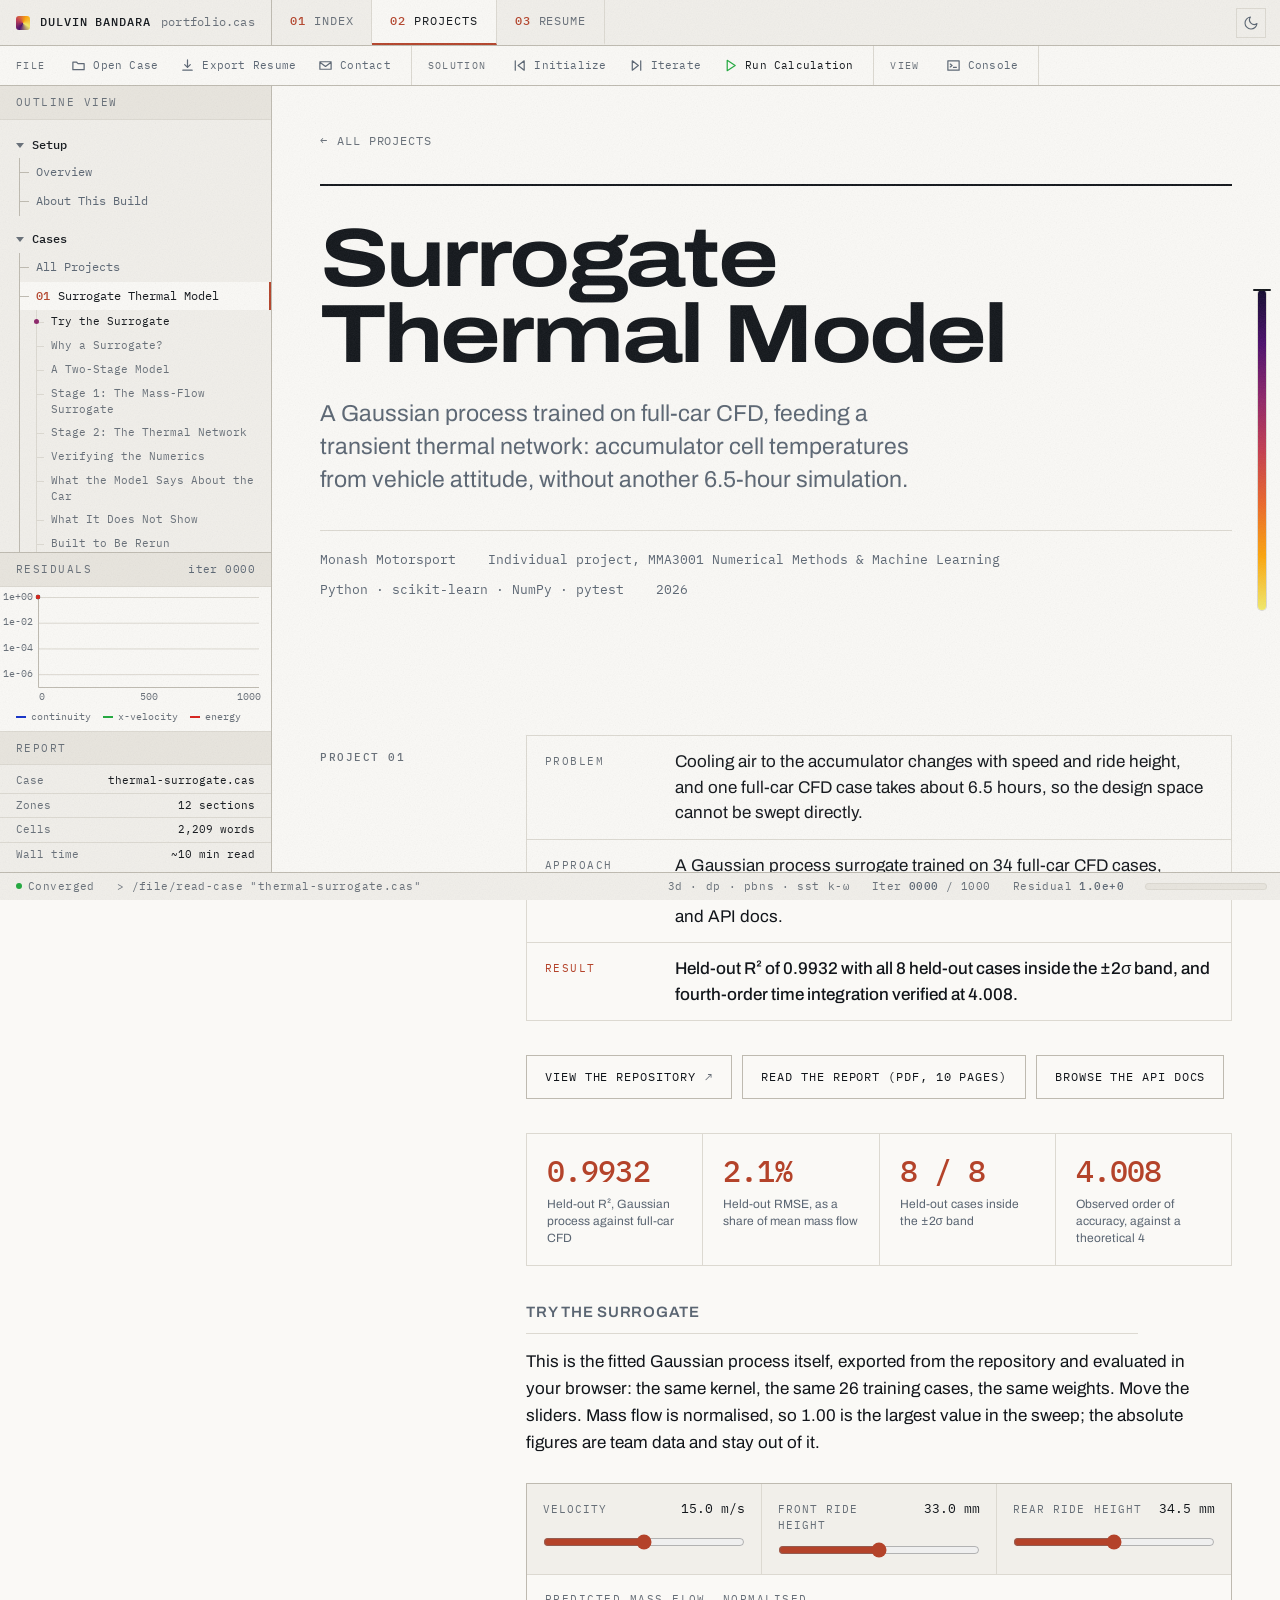
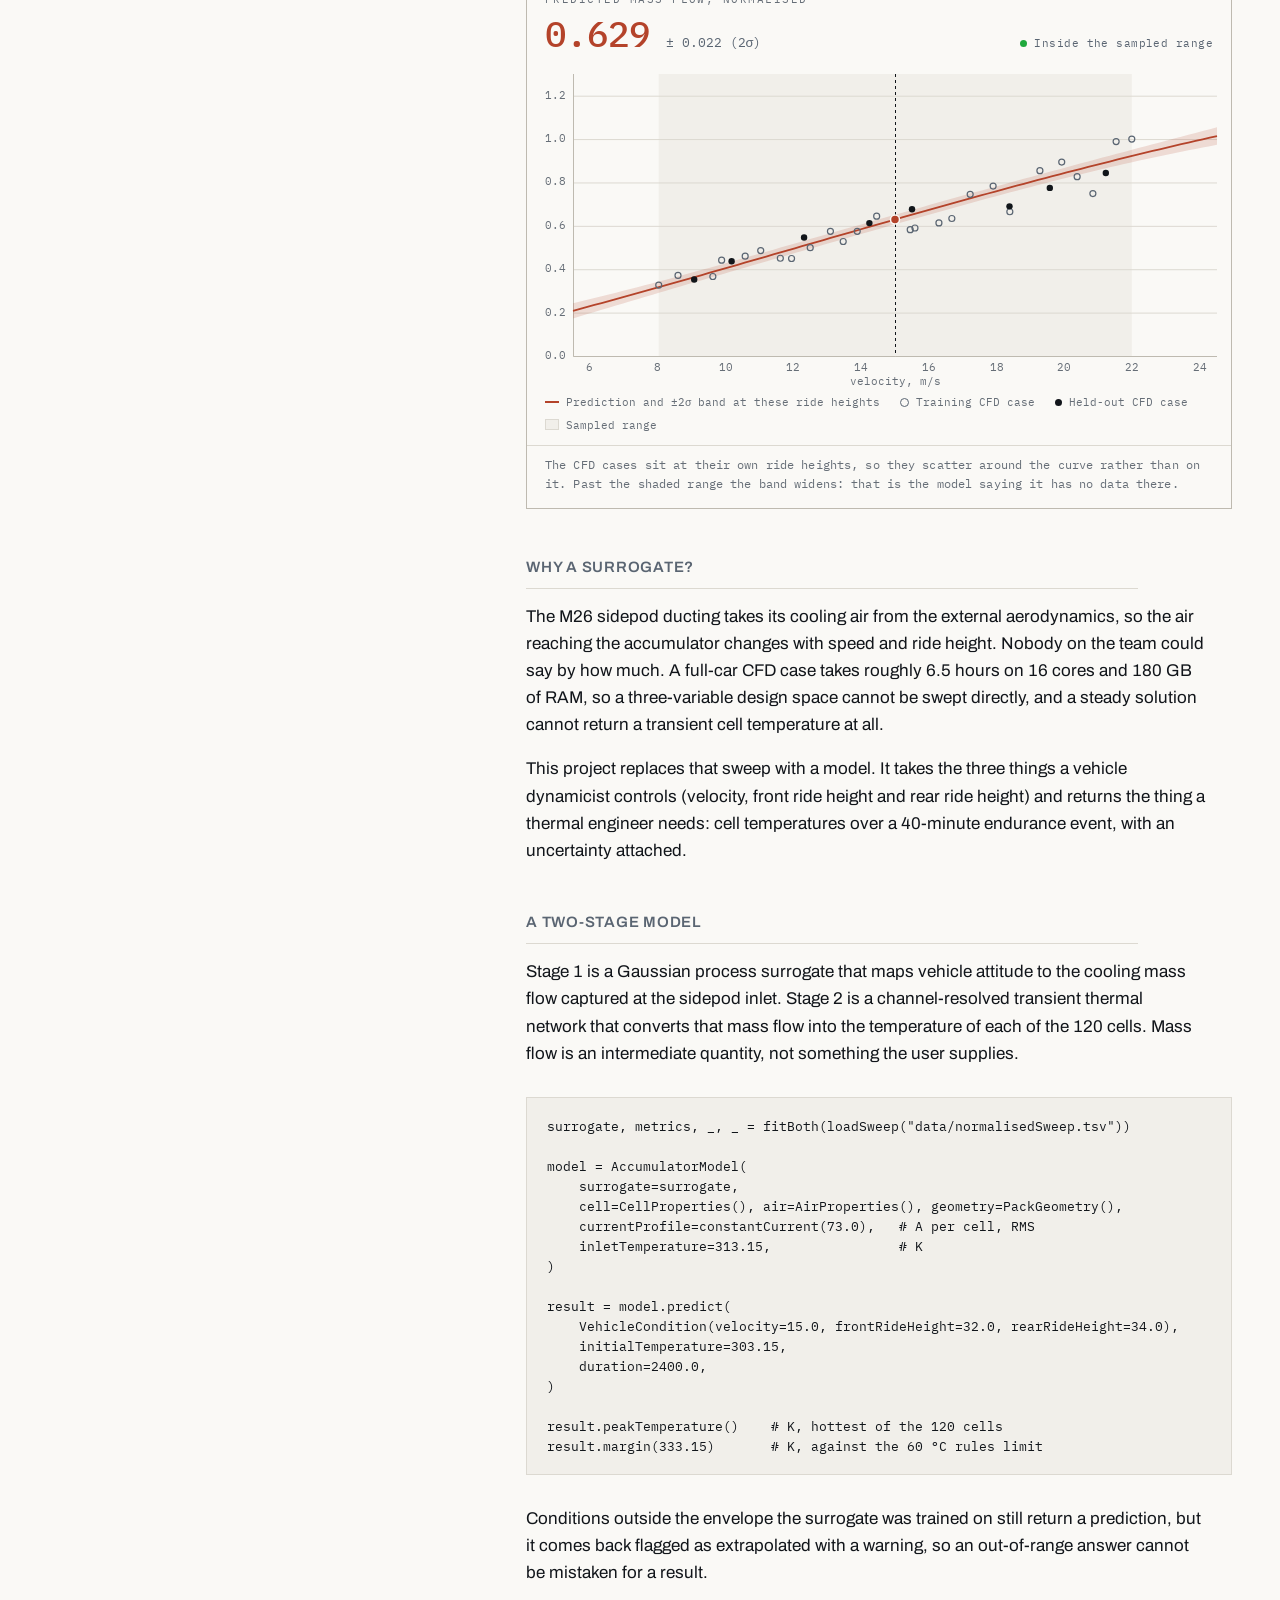
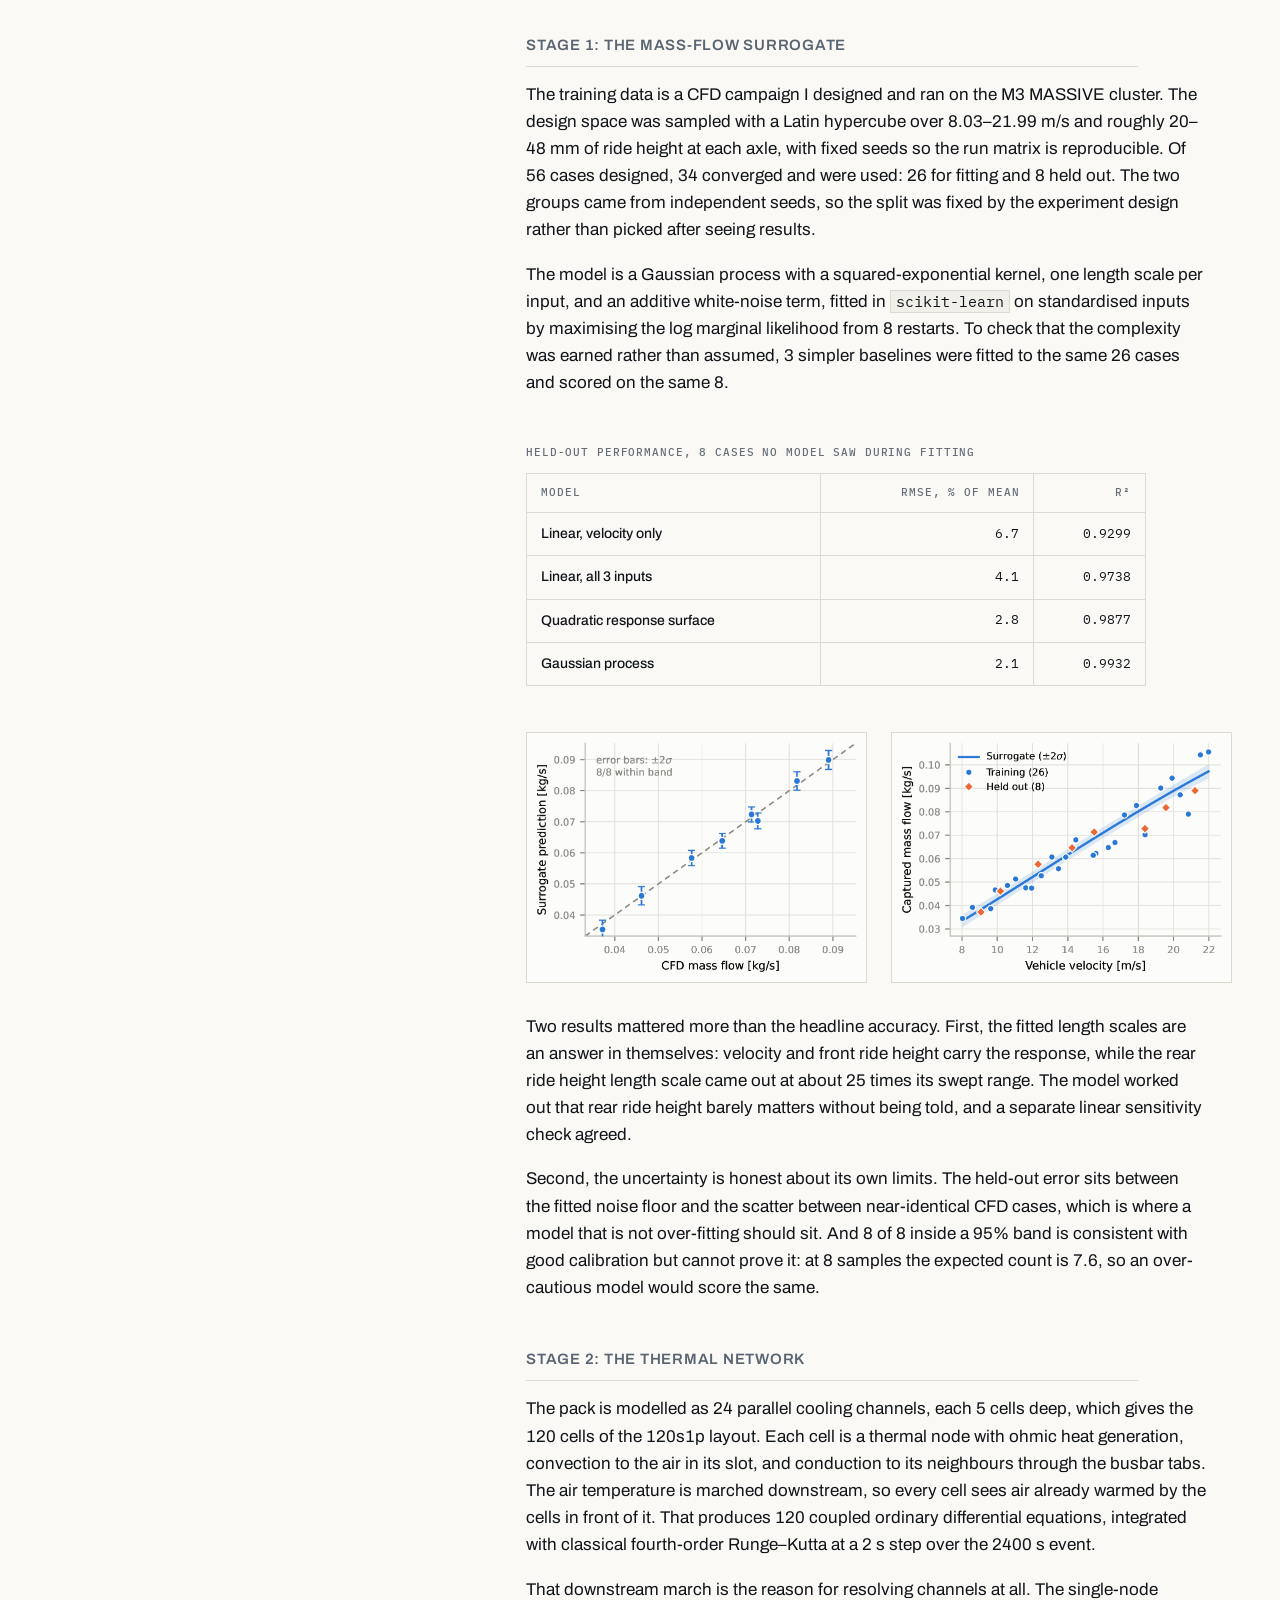
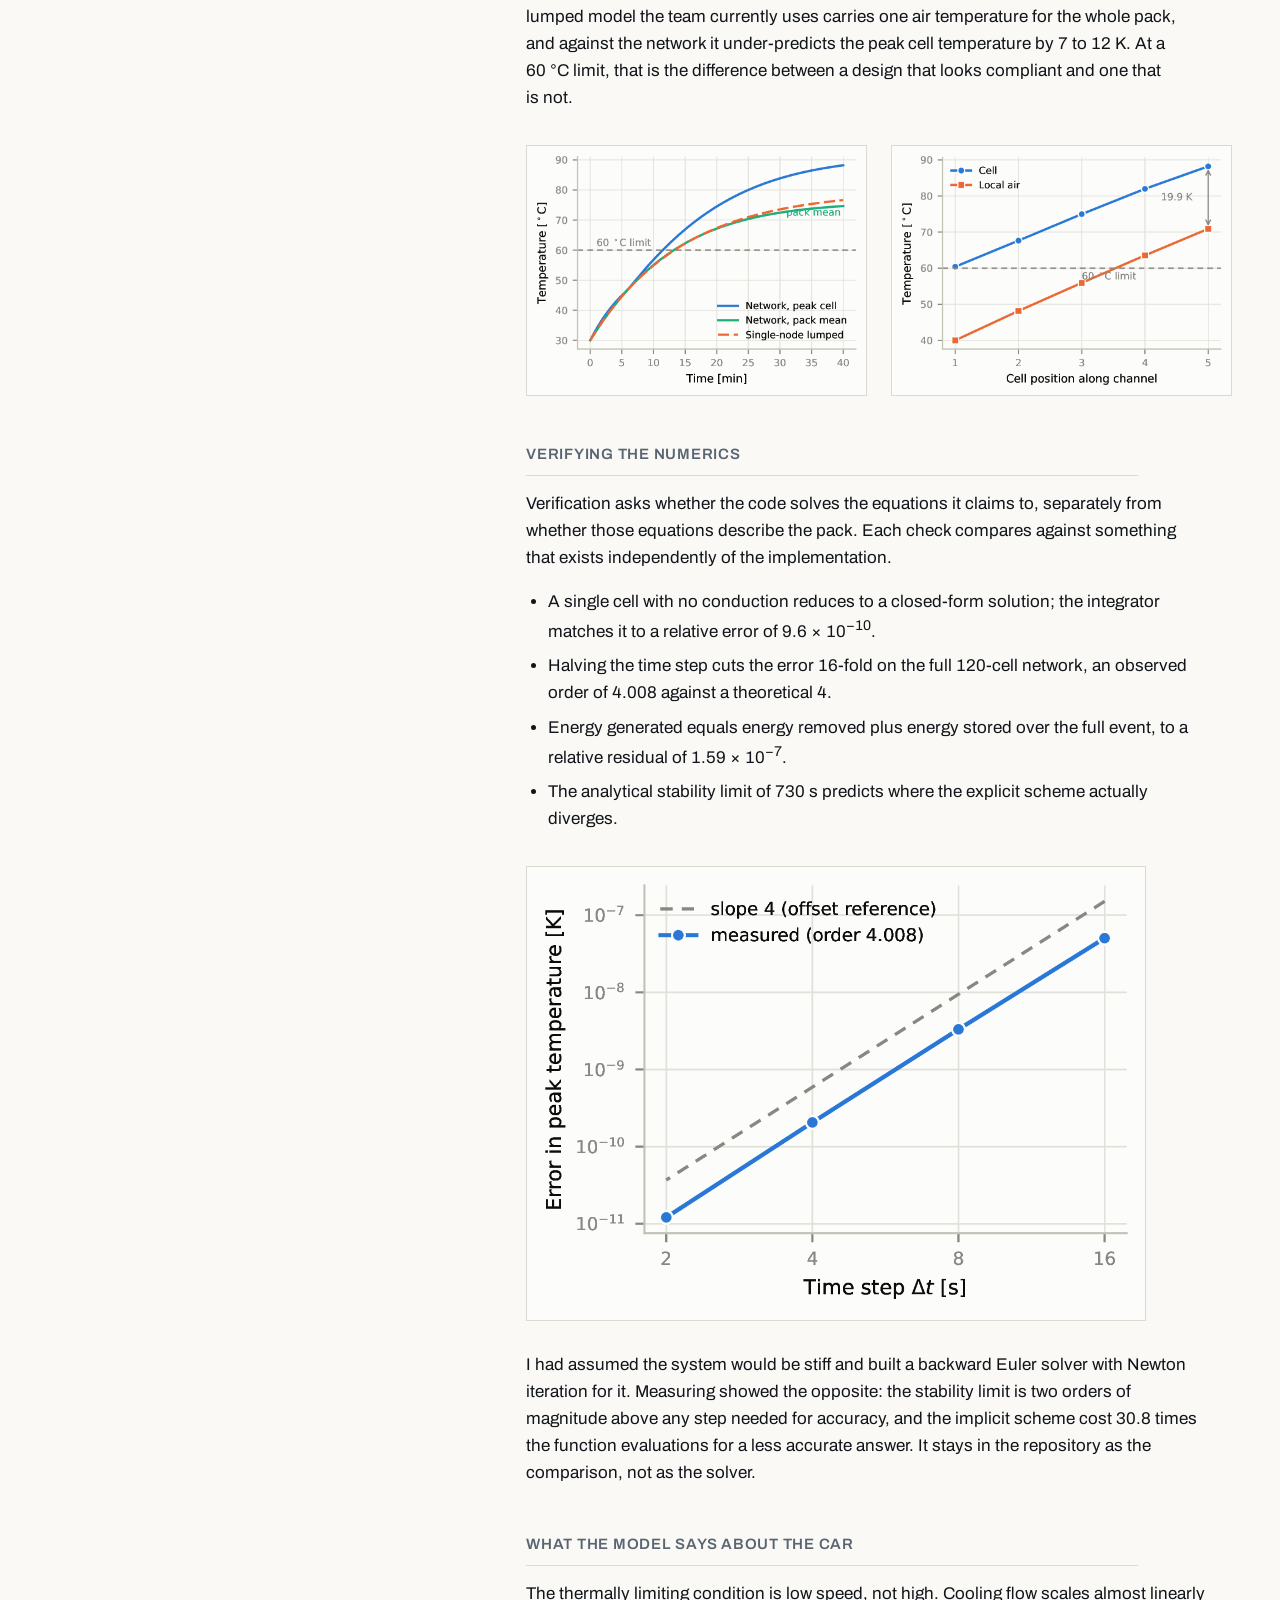
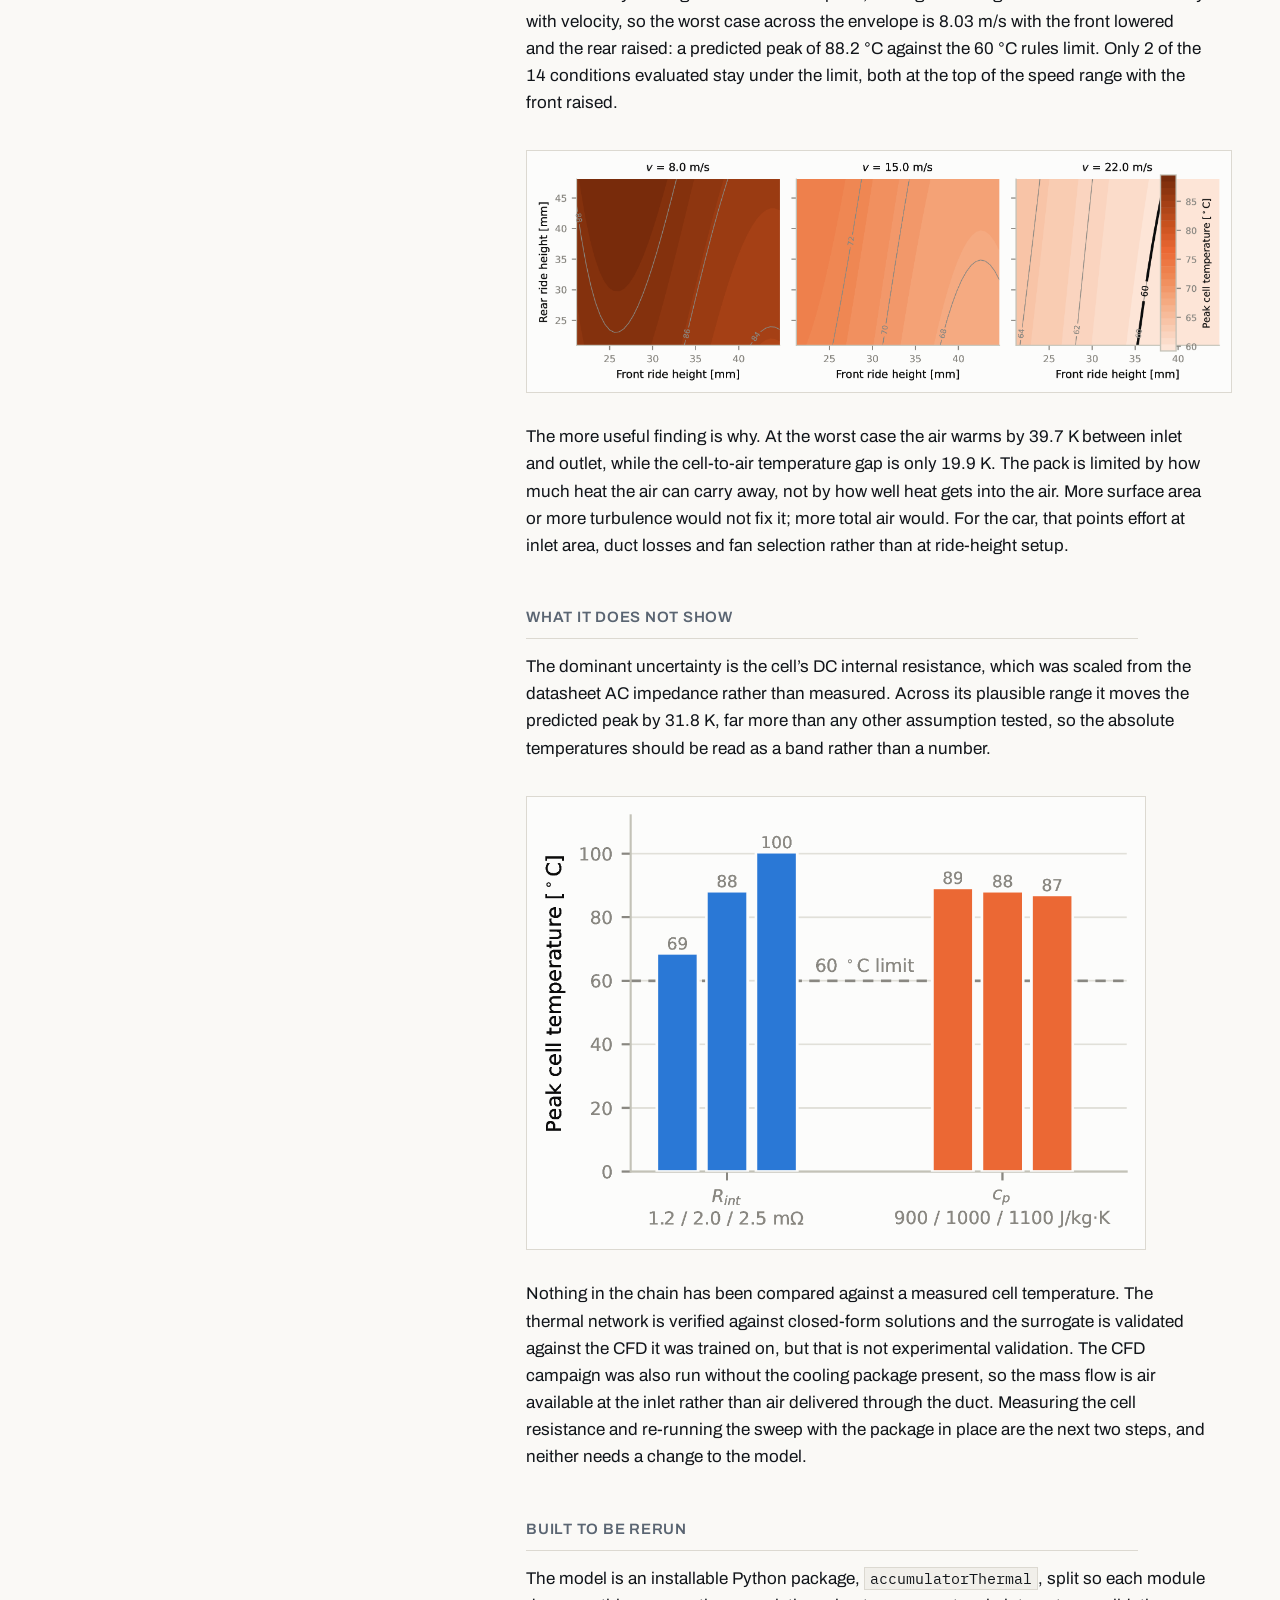
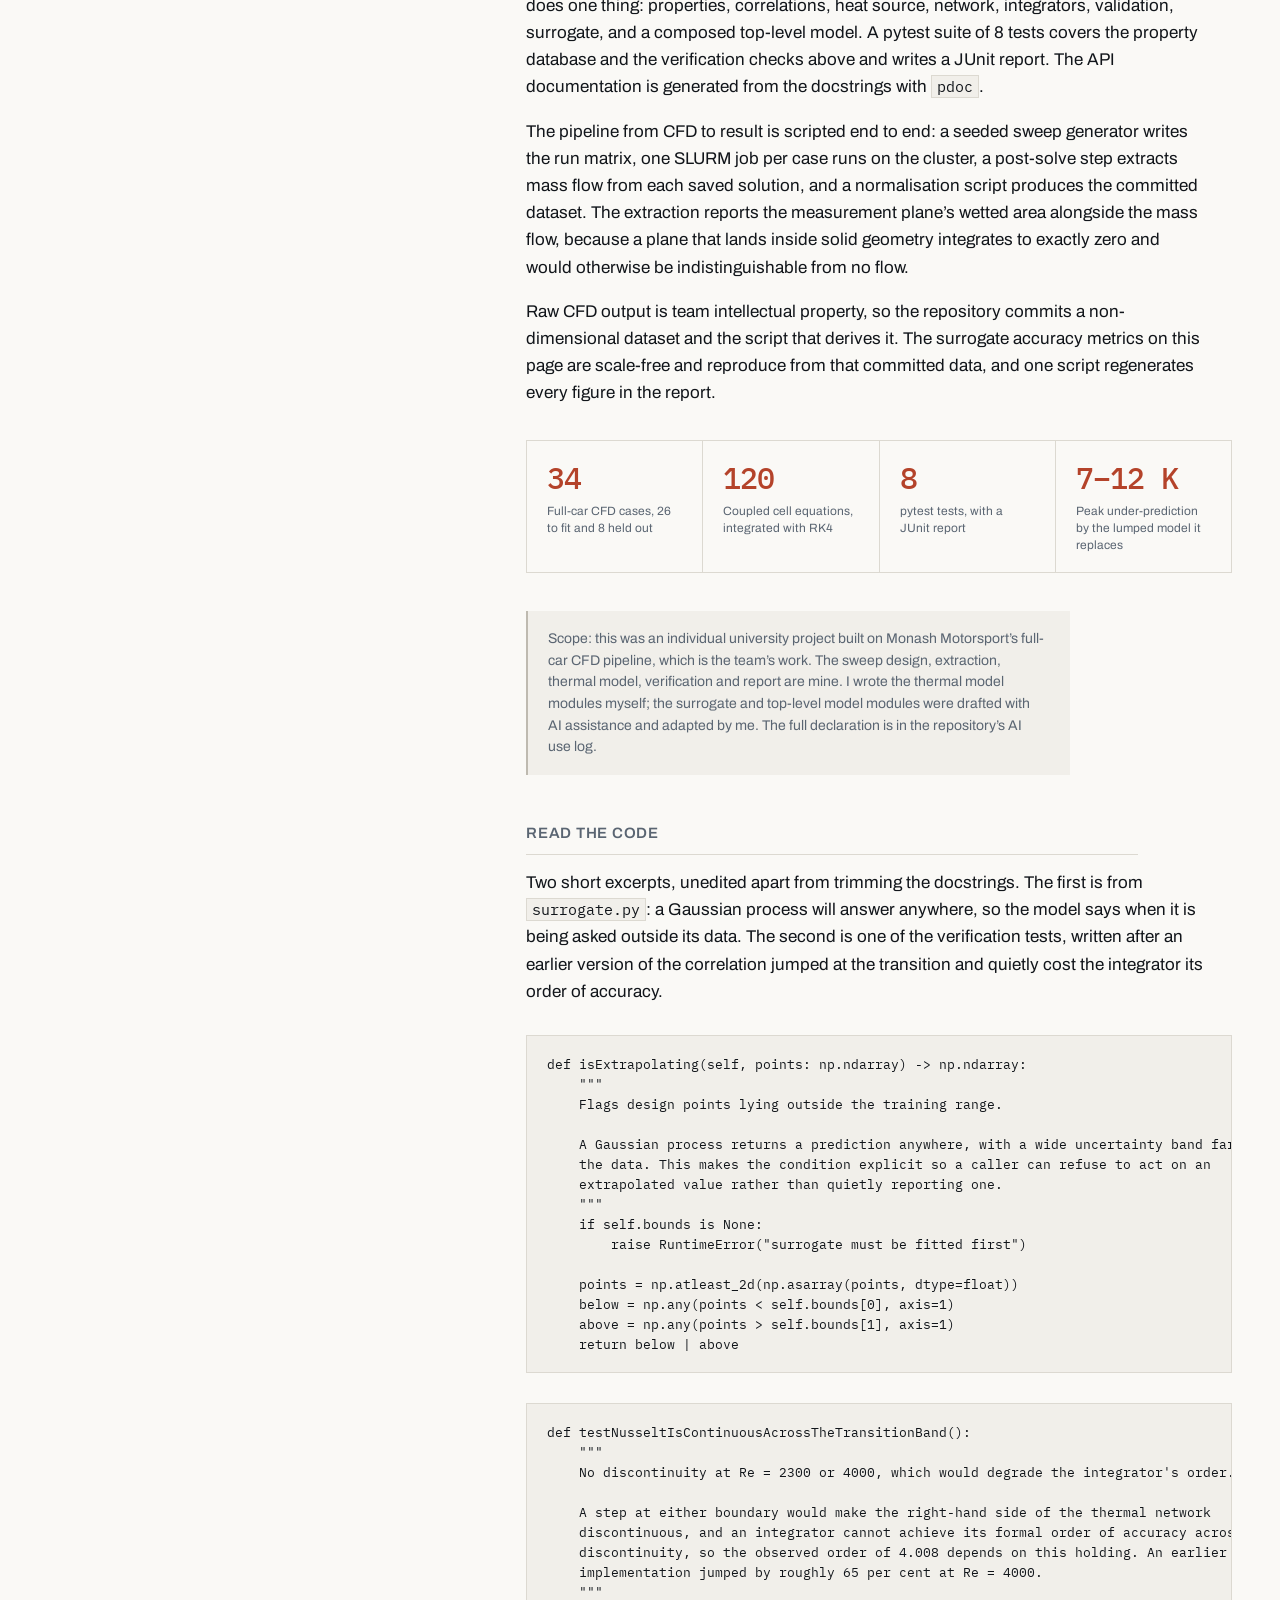
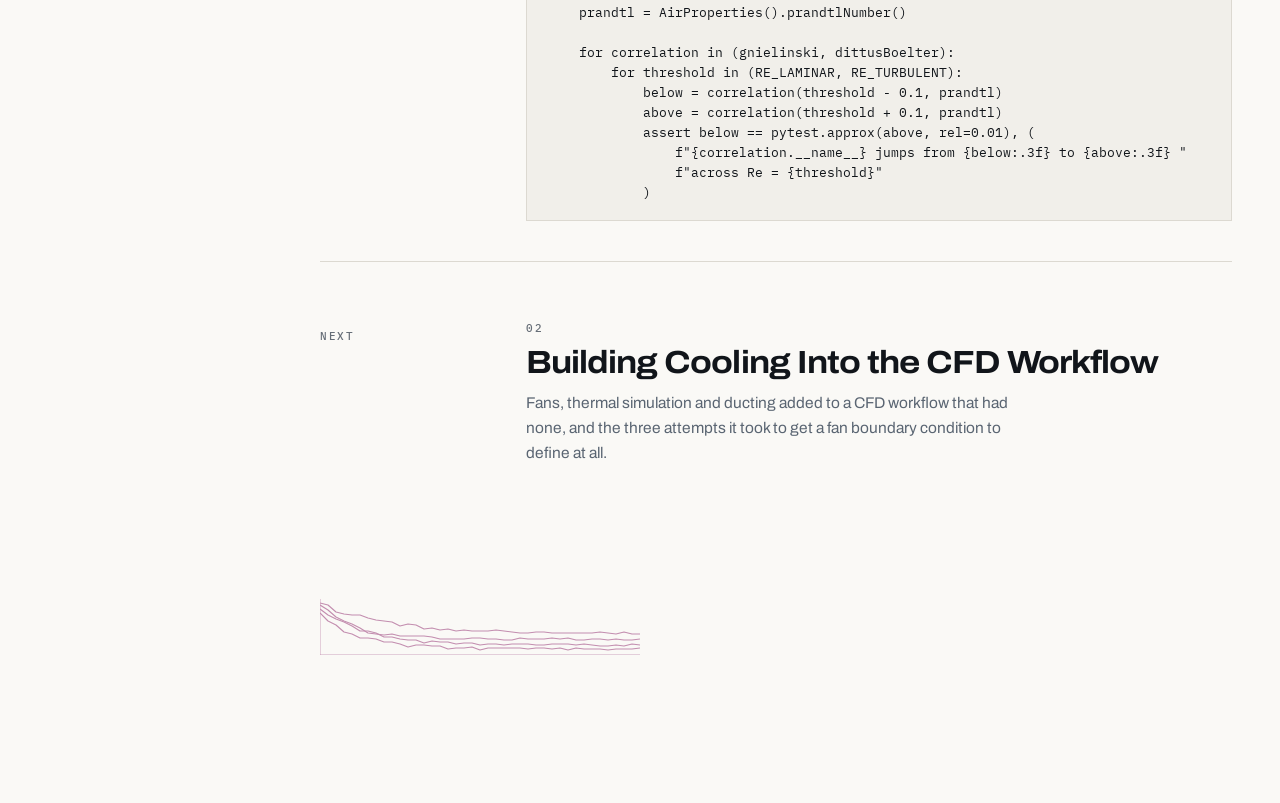
<file: project-thermal-surrogate.html>
<!DOCTYPE html>
<html lang="en">
<head>
<meta charset="utf-8">
<meta name="viewport" content="width=device-width, initial-scale=1">
<title>Surrogate Thermal Model: Gaussian Process and Transient Network | Dulvin Bandara</title>
<meta name="description" content="A Gaussian process surrogate trained on full-car CFD, coupled to a 120-cell transient thermal network in Python. Held-out R² of 0.9932, verified fourth-order integration, tested and documented.">

<meta name="theme-color" content="#FAF9F6">
<link rel="icon" href="favicon.svg" type="image/svg+xml">

<script>
(function(){try{var d=document.documentElement,s=localStorage.getItem('theme'),
t=s||(window.matchMedia('(prefers-color-scheme: dark)').matches?'dark':'light');
d.setAttribute('data-theme',t);
var m=document.querySelector('meta[name="theme-color"]');
if(m)m.setAttribute('content',m.getAttribute('data-'+t)||(t==='dark'?'#0E1114':'#FAF9F6'));
}catch(e){}})();
</script>

<link rel="preconnect" href="https://fonts.googleapis.com">
<link rel="preconnect" href="https://fonts.gstatic.com" crossorigin>
<link href="https://fonts.googleapis.com/css2?family=Archivo:wdth,wght@62..125,100..900&family=IBM+Plex+Mono:wght@400;500&family=Instrument+Serif:ital@0;1&display=swap" rel="stylesheet">
<link rel="stylesheet" href="style.css?v=20261115l">
<link rel="canonical" href="https://dulvinbandara.com/project-thermal-surrogate.html">
<meta name="author" content="Dulvin Bandara">

<meta property="og:type" content="article">
<meta property="og:site_name" content="Dulvin Bandara">
<meta property="og:url" content="https://dulvinbandara.com/project-thermal-surrogate.html">
<meta property="og:title" content="Surrogate Thermal Model: Gaussian Process and Transient Network">
<meta property="og:description" content="A Gaussian process surrogate trained on full-car CFD, coupled to a 120-cell transient thermal network. Python, scikit-learn, pytest.">
<meta property="og:image" content="https://dulvinbandara.com/images/og/home.jpg?v=2">
<meta property="og:image:width" content="1200">
<meta property="og:image:height" content="630">
<meta property="og:image:alt" content="A 3D scan of Dulvin Bandara's head with velocity streamlines flowing around it">
<meta property="og:locale" content="en_AU">

<meta name="twitter:card" content="summary_large_image">
<meta name="twitter:title" content="Surrogate Thermal Model: Gaussian Process and Transient Network">
<meta name="twitter:description" content="Machine-learning surrogate and transient thermal model for the M26 accumulator at Monash Motorsport.">
<meta name="twitter:image" content="https://dulvinbandara.com/images/og/home.jpg?v=2">
</head>
<body>

<!-- ======================================================================
     DRAFT: written from the report and the repository README for you to
     finalise. Every number on this page is taken from the report; nothing
     is invented. Comments marked "DRAFT NOTE" are prompts for you and can
     be deleted once dealt with. Search this file for "DRAFT NOTE".
     ====================================================================== -->

<a class="skiplink" href="#main">Skip to Content</a>

<nav class="sitenav" aria-label="Primary">
  <button class="outlinetoggle" type="button" aria-controls="outline" aria-expanded="false" hidden>Outline</button>
  <a class="apptitle" href="index.html" translate="no">Dulvin Bandara <span>portfolio.cas</span></a>
  <a href="index.html"><span class="num">01</span>Index</a>
  <a href="projects.html" aria-current="page"><span class="num">02</span>Projects</a>
  <a href="resume.html"><span class="num">03</span>Resume</a>
  <button class="themetoggle" type="button" aria-label="Switch theme">
    <svg class="i-moon" viewBox="0 0 24 24" fill="none" stroke="currentColor" stroke-width="1.7" stroke-linecap="round" stroke-linejoin="round" aria-hidden="true"><path d="M21 12.79A9 9 0 1 1 11.21 3 7 7 0 0 0 21 12.79z"/></svg>
    <svg class="i-sun" viewBox="0 0 24 24" fill="none" stroke="currentColor" stroke-width="1.7" stroke-linecap="round" stroke-linejoin="round" aria-hidden="true"><circle cx="12" cy="12" r="4.2"/><path d="M12 2v2M12 20v2M4.9 4.9l1.4 1.4M17.7 17.7l1.4 1.4M2 12h2M20 12h2M4.9 19.1l1.4-1.4M17.7 6.3l1.4-1.4"/></svg>
  </button>
</nav>

<div class="toolbar" role="toolbar" aria-label="Tools">
  <div class="tb-group"><span class="tb-label">File</span>
    <a class="tb" data-i="open" href="projects.html" title="All projects">Open Case</a>
    <a class="tb" data-i="export" href="DulvinBandaraCV.pdf" target="_blank" rel="noopener" title="Resume as a PDF">Export Resume</a>
    <a class="tb" data-i="mail" href="mailto:dulvinb@gmail.com" title="Email me">Contact</a>
  </div>
  <div class="tb-group" data-group="solution" hidden><span class="tb-label">Solution</span>
    <button class="tb" type="button" data-i="init" data-act="init" title="Back to the top of the page">Initialize</button>
    <button class="tb" type="button" data-i="step" data-act="step" title="Jump to the next section">Iterate</button>
    <button class="tb" type="button" data-i="run" data-act="run" aria-pressed="false" title="Scroll through the page automatically">Run Calculation</button>
  </div>
  <div class="tb-group" data-group="view" hidden><span class="tb-label">View</span>
    <button class="tb" type="button" data-i="console" data-act="console" aria-pressed="false" aria-controls="console" title="Show or hide the console">Console</button>
  </div>
</div>

<aside class="outline" id="outline">
  <p class="outline-head">Outline View</p>
  <nav aria-label="Outline">
    <ul class="tree">
      <li class="tgroup"><span class="tlabel">Setup</span>
        <ul>
          <li><a href="index.html">Overview</a></li>
          <li><a href="about-build.html">About This Build</a></li>
        </ul>
      </li>
      <li class="tgroup"><span class="tlabel">Cases</span>
        <ul>
          <li><a href="projects.html">All Projects</a></li>
          <li><a href="project-thermal-surrogate.html" aria-current="page"><span class="tnum">01</span>Surrogate Thermal Model</a></li>
          <li><a href="project-cfd-workflow.html"><span class="tnum">02</span>Cooling CFD Workflow</a></li>
          <li><a href="project-wind-tunnel.html"><span class="tnum">03</span>ACSA CFD Validation</a></li>
          <li><a href="project-accumulator-cooling.html"><span class="tnum">04</span>Accumulator Cooling</a></li>
        </ul>
      </li>
      <li class="tgroup"><span class="tlabel">Results</span>
        <ul>
          <li><a href="resume.html">Resume</a></li>
          <li><a href="DulvinBandaraCV.pdf" target="_blank" rel="noopener">Resume (PDF)</a></li>
        </ul>
      </li>
      <li class="tgroup"><span class="tlabel">Contact</span>
        <ul>
          <li><a href="mailto:dulvinb@gmail.com">Email</a></li>
          <li><a href="https://www.linkedin.com/in/dulvin-bandara-8b485725a/" target="_blank" rel="noopener">LinkedIn</a></li>
        </ul>
      </li>
    </ul>
  </nav>
</aside>

<main class="sheet" id="main">

<a class="backlink" href="projects.html"><span class="arrow" aria-hidden="true">←</span>All Projects</a>

<header class="masthead">
  <h1>Surrogate <br>Thermal Model</h1>
  <p class="role">A Gaussian process trained on full-car CFD, feeding a transient thermal
    network: accumulator cell temperatures from vehicle attitude, without another
    6.5-hour simulation.</p>
  <div class="contact">
    <span>Monash Motorsport</span>
    <span>Individual project, MMA3001 Numerical Methods &amp; Machine Learning</span>
    <span translate="no">Python · scikit-learn · NumPy · pytest</span>
    <span>2026</span>
  </div>
</header>

<section id="thermal-surrogate">
  <div class="row">
    <h2 class="rowlabel">Project 01</h2>
    <div>
      <div class="entry">

        <dl class="brief">
          <div><dt>Problem</dt><dd>Cooling air to the accumulator changes with speed and ride height, and one full-car CFD case takes about 6.5&nbsp;hours, so the design space cannot be swept directly.</dd></div>
          <div><dt>Approach</dt><dd>A Gaussian process surrogate trained on 34 full-car CFD cases, feeding a 120-cell transient thermal network in Python, with unit tests and API docs.</dd></div>
          <div><dt>Result</dt><dd>Held-out R² of 0.9932 with all 8 held-out cases inside the ±2σ band, and fourth-order time integration verified at 4.008.</dd></div>
        </dl>

        <!-- DRAFT NOTE: the GitHub link below returned "not found" when checked without
             a login, so the repository is currently private. Make it public (or swap the
             URL) before this page goes live, otherwise a recruiter hits a 404. -->
        <ul class="linkrow">
          <li><a class="linkbtn" href="https://github.com/DulvinBandara/DulvinRepositoryProject" target="_blank" rel="noopener">View the Repository <span class="ext" aria-hidden="true">↗</span></a></li>
          <li><a class="linkbtn" href="reports/thermal-surrogate-report.pdf" target="_blank" rel="noopener">Read the Report (PDF, 10&nbsp;pages)</a></li>
          <li><a class="linkbtn" href="docs/thermal-surrogate/accumulatorThermal.html">Browse the API Docs</a></li>
        </ul>

        <div class="figures">
          <div class="fig"><span class="val">0.9932</span><span class="cap">Held-out R², Gaussian process against full-car CFD</span></div>
          <div class="fig"><span class="val">2.1%</span><span class="cap">Held-out RMSE, as a share of mean mass flow</span></div>
          <div class="fig"><span class="val">8 / 8</span><span class="cap">Held-out cases inside the ±2σ band</span></div>
          <div class="fig"><span class="val">4.008</span><span class="cap">Observed order of accuracy, against a theoretical 4</span></div>
        </div>

        <h3 id="demo">Try the Surrogate</h3>
        <p>
          This is the fitted Gaussian process itself, exported from the repository and
          evaluated in your browser: the same kernel, the same 26 training cases, the same
          weights. Move the sliders. Mass flow is normalised, so 1.00 is the largest value in
          the sweep; the absolute figures are team data and stay out of it.
        </p>
        <div class="gpdemo" data-src="data/surrogate-gp.json" hidden>
          <div class="gp-controls">
            <label>Velocity <output></output><input type="range" aria-label="Velocity, metres per second"></label>
            <label>Front ride height <output></output><input type="range" aria-label="Front ride height, millimetres"></label>
            <label>Rear ride height <output></output><input type="range" aria-label="Rear ride height, millimetres"></label>
          </div>
          <div class="gp-read" aria-live="polite">
            <span class="gp-cap">Predicted mass flow, normalised</span>
            <span class="gp-val">0.000</span>
            <span class="gp-band"></span>
            <span class="gp-state"></span>
          </div>
          <canvas class="gp-plot" role="img" aria-label="Predicted normalised mass flow against velocity at the chosen ride heights, with a two-sigma band and the CFD cases"></canvas>
          <p class="gp-key"><span class="k-line">Prediction and ±2σ band at these ride heights</span><span class="k-train">Training CFD case</span><span class="k-test">Held-out CFD case</span><span class="k-range">Sampled range</span></p>
          <p class="meta">The CFD cases sit at their own ride heights, so they scatter around the curve rather than on it. Past the shaded range the band widens: that is the model saying it has no data there.</p>
        </div>
        <noscript><p class="meta">The interactive surrogate needs JavaScript. The plots below show the same model.</p></noscript>

        <h3 id="why">Why a Surrogate?</h3>

        <!-- DRAFT NOTE: this section is the "so what". If you want one paragraph in your
             own voice on the whole page, make it this one. -->
        <p>
          The M26 sidepod ducting takes its cooling air from the external aerodynamics, so the
          air reaching the accumulator changes with speed and ride height. Nobody on the team
          could say by how much. A full-car CFD case takes roughly 6.5&nbsp;hours on 16&nbsp;cores
          and 180&nbsp;GB of RAM, so a three-variable design space cannot be swept directly, and
          a steady solution cannot return a transient cell temperature at all.
        </p>

        <p>
          This project replaces that sweep with a model. It takes the three things a vehicle
          dynamicist controls (velocity, front ride height and rear ride height) and returns
          the thing a thermal engineer needs: cell temperatures over a 40-minute endurance
          event, with an uncertainty attached.
        </p>

        <h3 id="model">A Two-Stage Model</h3>

        <p>
          Stage 1 is a Gaussian process surrogate that maps vehicle attitude to the cooling mass
          flow captured at the sidepod inlet. Stage 2 is a channel-resolved transient thermal
          network that converts that mass flow into the temperature of each of the 120 cells.
          Mass flow is an intermediate quantity, not something the user supplies.
        </p>

<pre class="code" translate="no" tabindex="0" aria-label="Example: predicting cell temperatures from vehicle attitude"><code>surrogate, metrics, _, _ = fitBoth(loadSweep("data/normalisedSweep.tsv"))

model = AccumulatorModel(
    surrogate=surrogate,
    cell=CellProperties(), air=AirProperties(), geometry=PackGeometry(),
    currentProfile=constantCurrent(73.0),   # A per cell, RMS
    inletTemperature=313.15,                # K
)

result = model.predict(
    VehicleCondition(velocity=15.0, frontRideHeight=32.0, rearRideHeight=34.0),
    initialTemperature=303.15,
    duration=2400.0,
)

result.peakTemperature()    # K, hottest of the 120 cells
result.margin(333.15)       # K, against the 60 °C rules limit</code></pre>

        <p>
          Conditions outside the envelope the surrogate was trained on still return a prediction,
          but it comes back flagged as extrapolated with a warning, so an out-of-range answer
          cannot be mistaken for a result.
        </p>

        <h3 id="surrogate">Stage 1: The Mass-Flow Surrogate</h3>

        <p>
          The training data is a CFD campaign I designed and ran on the M3 MASSIVE cluster. The
          design space was sampled with a Latin hypercube over 8.03–21.99&nbsp;m/s and roughly
          20–48&nbsp;mm of ride height at each axle, with fixed seeds so the run matrix is
          reproducible. Of 56 cases designed, 34 converged and were used: 26 for fitting and
          8 held out. The two groups came from independent seeds, so the split was fixed by the
          experiment design rather than picked after seeing results.
        </p>

        <p>
          The model is a Gaussian process with a squared-exponential kernel, one length scale
          per input, and an additive white-noise term, fitted in <code translate="no">scikit-learn</code>
          on standardised inputs by maximising the log marginal likelihood from 8 restarts.
          To check that the complexity was earned rather than assumed, 3 simpler baselines
          were fitted to the same 26 cases and scored on the same 8.
        </p>

        <div class="tablewrap">
        <table class="dtable">
          <caption>Held-out performance, 8 cases no model saw during fitting</caption>
          <thead>
            <tr><th scope="col" style="text-align:left">Model</th><th scope="col">RMSE, % of mean</th><th scope="col">R²</th></tr>
          </thead>
          <tbody>
            <tr><th scope="row">Linear, velocity only</th><td>6.7</td><td>0.9299</td></tr>
            <tr><th scope="row">Linear, all 3 inputs</th><td>4.1</td><td>0.9738</td></tr>
            <tr><th scope="row">Quadratic response surface</th><td>2.8</td><td>0.9877</td></tr>
            <tr><th scope="row">Gaussian process</th><td>2.1</td><td>0.9932</td></tr>
          </tbody>
        </table>
        </div>

        <div class="plaperow">
          <figure class="plate">
            <img src="images/gallery/Project4/parity.png" alt="Parity plot of surrogate prediction against CFD mass flow for the 8 held-out cases, with two-sigma error bars, all on the diagonal" width="1109" height="812" loading="lazy" decoding="async">
            <figcaption>Surrogate prediction against CFD on the 8 held-out cases. Error bars are ±2σ; all 8 cover the true value.</figcaption>
          </figure>
          <figure class="plate">
            <img src="images/gallery/Project4/massFlow.png" alt="Captured mass flow against vehicle velocity, showing the surrogate mean and two-sigma band with training and held-out CFD points" width="1109" height="812" loading="lazy" decoding="async">
            <figcaption>Captured mass flow against velocity: surrogate mean and ±2σ band, with the 26 training and 8 held-out CFD cases.</figcaption>
          </figure>
        </div>

        <p>
          Two results mattered more than the headline accuracy. First, the fitted length scales
          are an answer in themselves: velocity and front ride height carry the response, while
          the rear ride height length scale came out at about 25 times its swept range. The
          model worked out that rear ride height barely matters without being told, and a
          separate linear sensitivity check agreed.
        </p>

        <p>
          Second, the uncertainty is honest about its own limits. The held-out error sits
          between the fitted noise floor and the scatter between near-identical CFD cases,
          which is where a model that is not over-fitting should sit. And 8 of 8 inside a 95%
          band is consistent with good calibration but cannot prove it: at 8 samples the
          expected count is 7.6, so an over-cautious model would score the same.
        </p>

        <h3 id="network">Stage 2: The Thermal Network</h3>

        <p>
          The pack is modelled as 24 parallel cooling channels, each 5 cells deep, which gives
          the 120 cells of the 120s1p layout. Each cell is a thermal node with ohmic heat
          generation, convection to the air in its slot, and conduction to its neighbours
          through the busbar tabs. The air temperature is marched downstream, so every cell
          sees air already warmed by the cells in front of it. That produces 120 coupled
          ordinary differential equations, integrated with classical fourth-order Runge–Kutta
          at a 2&nbsp;s step over the 2400&nbsp;s event.
        </p>

        <p>
          That downstream march is the reason for resolving channels at all. The single-node
          lumped model the team currently uses carries one air temperature for the whole pack, and
          against the network it under-predicts the peak cell temperature by 7 to 12&nbsp;K. At a
          60&nbsp;°C limit, that is the difference between a design that looks compliant and one
          that is not.
        </p>

        <div class="plaperow">
          <figure class="plate">
            <img src="images/gallery/Project4/transient.png" alt="Temperature against time over 40 minutes for the network peak cell, network pack mean and single-node lumped model, with the 60 degree limit marked" width="1109" height="812" loading="lazy" decoding="async">
            <figcaption>Peak cell, pack mean and the single-node lumped baseline over a 40-minute endurance event.</figcaption>
          </figure>
          <figure class="plate">
            <img src="images/gallery/Project4/channelProfile.png" alt="Cell and local air temperature at each of the five cell positions along one cooling channel at the worst-case condition" width="1109" height="812" loading="lazy" decoding="async">
            <figcaption>Cell and local air temperature along one channel at the worst case. The air warms far more than the cell-to-air gap.</figcaption>
          </figure>
        </div>

        <h3 id="verification">Verifying the Numerics</h3>

        <p>
          Verification asks whether the code solves the equations it claims to, separately from
          whether those equations describe the pack. Each check compares against something that
          exists independently of the implementation.
        </p>

        <ul>
          <li>A single cell with no conduction reduces to a closed-form solution; the integrator
            matches it to a relative error of 9.6&nbsp;×&nbsp;10<sup>−10</sup>.</li>
          <li>Halving the time step cuts the error 16-fold on the full 120-cell network, an
            observed order of 4.008 against a theoretical 4.</li>
          <li>Energy generated equals energy removed plus energy stored over the full event, to a
            relative residual of 1.59&nbsp;×&nbsp;10<sup>−7</sup>.</li>
          <li>The analytical stability limit of 730&nbsp;s predicts where the explicit scheme
            actually diverges.</li>
        </ul>

        <figure class="plate narrow">
          <img src="images/gallery/Project4/convergence.png" alt="Log-log plot of temperature error against time step, with measured points following a slope of four" width="1109" height="812" loading="lazy" decoding="async">
          <figcaption>Temporal convergence of the full network: measured order 4.008 against the slope-4 reference.</figcaption>
        </figure>

        <p>
          I had assumed the system would be stiff and built a backward Euler solver with Newton
          iteration for it. Measuring showed the opposite: the stability limit is two orders of
          magnitude above any step needed for accuracy, and the implicit scheme cost 30.8 times
          the function evaluations for a less accurate answer. It stays in the repository as the
          comparison, not as the solver.
        </p>

        <h3 id="results">What the Model Says About the Car</h3>

        <!-- DRAFT NOTE: the report says "of the 48.2 K rise, 39.7 K comes from the air and
             19.9 K from the cell-to-air difference". Those two add to 59.6 K, not 48.2 K
             (the hottest cell does not see the full outlet air rise). The wording below
             avoids implying they sum; worth tidying the same sentence in the report. -->
        <p>
          The thermally limiting condition is low speed, not high. Cooling flow scales almost
          linearly with velocity, so the worst case across the envelope is 8.03&nbsp;m/s with the
          front lowered and the rear raised: a predicted peak of 88.2&nbsp;°C against the
          60&nbsp;°C rules limit. Only 2 of the 14 conditions evaluated stay under the limit, both
          at the top of the speed range with the front raised.
        </p>

        <figure class="plate">
          <img src="images/gallery/Project4/envelopeGrid.png" alt="Three contour maps of peak cell temperature over front and rear ride height at 8, 15 and 22 metres per second, on a shared colour scale" width="2363" height="808" loading="lazy" decoding="async">
          <figcaption><span class="q"><!-- plot title: quantity (units), location. Dulvin to supply. --></span>Peak cell temperature across the ride-height plane at 3 speeds. Near-vertical contours show front ride height dominating; the 60&nbsp;°C contour appears only at the highest speed.</figcaption>
        </figure>

        <p>
          The more useful finding is why. At the worst case the air warms by 39.7&nbsp;K between
          inlet and outlet, while the cell-to-air temperature gap is only 19.9&nbsp;K. The pack is
          limited by how much heat the air can carry away, not by how well heat gets into the
          air. More surface area or more turbulence would not fix it; more total air would. For
          the car, that points effort at inlet area, duct losses and fan selection rather than
          at ride-height setup.
        </p>

        <h3 id="limits">What It Does Not Show</h3>

        <p>
          The dominant uncertainty is the cell’s DC internal resistance, which was scaled from
          the datasheet AC impedance rather than measured. Across its plausible range it moves
          the predicted peak by 31.8&nbsp;K, far more than any other assumption tested, so the
          absolute temperatures should be read as a band rather than a number.
        </p>

        <figure class="plate narrow">
          <img src="images/gallery/Project4/sensitivity.png" alt="Bar chart of peak cell temperature at the bounds of internal resistance and specific heat, with internal resistance spanning about 69 to 100 degrees" width="1109" height="812" loading="lazy" decoding="async">
          <figcaption>Peak cell temperature at the bounds of the 2 assumed properties. Internal resistance spans 31.8&nbsp;K; specific heat spans 2.2&nbsp;K.</figcaption>
        </figure>

        <p>
          Nothing in the chain has been compared against a measured cell temperature. The
          thermal network is verified against closed-form solutions and the surrogate is
          validated against the CFD it was trained on, but that is not experimental validation.
          The CFD campaign was also run without the cooling package present, so the mass flow is
          air available at the inlet rather than air delivered through the duct. Measuring the
          cell resistance and re-running the sweep with the package in place are the next two
          steps, and neither needs a change to the model.
        </p>

        <h3 id="software">Built to Be Rerun</h3>

        <!-- DRAFT NOTE: this is the section most relevant to a software role. Add anything
             true that is missing, e.g. how long a full prediction takes to run, or how the
             PyFluent sweep tooling was structured. -->
        <p>
          The model is an installable Python package, <code translate="no">accumulatorThermal</code>,
          split so each module does one thing: properties, correlations, heat source, network,
          integrators, validation, surrogate, and a composed top-level model. A pytest suite of
          8 tests covers the property database and the verification checks above and writes a
          JUnit report. The API documentation is generated from the docstrings with
          <code translate="no">pdoc</code>.
        </p>

        <p>
          The pipeline from CFD to result is scripted end to end: a seeded sweep generator
          writes the run matrix, one SLURM job per case runs on the cluster, a post-solve step
          extracts mass flow from each saved solution, and a normalisation script produces the
          committed dataset. The extraction reports the measurement plane’s wetted area
          alongside the mass flow, because a plane that lands inside solid geometry integrates
          to exactly zero and would otherwise be indistinguishable from no flow.
        </p>

        <p>
          Raw CFD output is team intellectual property, so the repository commits a
          non-dimensional dataset and the script that derives it. The surrogate accuracy metrics
          on this page are scale-free and reproduce from that committed data, and one script
          regenerates every figure in the report.
        </p>

        <div class="figures">
          <div class="fig"><span class="val">34</span><span class="cap">Full-car CFD cases, 26 to fit and 8 held out</span></div>
          <div class="fig"><span class="val">120</span><span class="cap">Coupled cell equations, integrated with RK4</span></div>
          <div class="fig"><span class="val">8</span><span class="cap">pytest tests, with a JUnit report</span></div>
          <div class="fig"><span class="val">7–12&nbsp;K</span><span class="cap">Peak under-prediction by the lumped model it replaces</span></div>
        </div>

        <p class="scope">Scope: this was an individual university project built on Monash
          Motorsport’s full-car CFD pipeline, which is the team’s work. The sweep design,
          extraction, thermal model, verification and report are mine. I wrote the thermal
          model modules myself; the surrogate and top-level model modules were drafted with AI
          assistance and adapted by me. The full declaration is in the repository’s AI use
          log.</p>



        <h3 id="code">Read the Code</h3>
        <p>
          Two short excerpts, unedited apart from trimming the docstrings. The first is from
          <code translate="no">surrogate.py</code>: a Gaussian process will answer anywhere, so
          the model says when it is being asked outside its data. The second is one of the
          verification tests, written after an earlier version of the correlation jumped at the
          transition and quietly cost the integrator its order of accuracy.
        </p>
<pre class="code" translate="no" tabindex="0" aria-label="Excerpt from surrogate.py: flagging extrapolation"><code>def isExtrapolating(self, points: np.ndarray) -&gt; np.ndarray:
    """
    Flags design points lying outside the training range.

    A Gaussian process returns a prediction anywhere, with a wide uncertainty band far from
    the data. This makes the condition explicit so a caller can refuse to act on an
    extrapolated value rather than quietly reporting one.
    """
    if self.bounds is None:
        raise RuntimeError("surrogate must be fitted first")

    points = np.atleast_2d(np.asarray(points, dtype=float))
    below = np.any(points &lt; self.bounds[0], axis=1)
    above = np.any(points &gt; self.bounds[1], axis=1)
    return below | above</code></pre>
<pre class="code" translate="no" tabindex="0" aria-label="Excerpt from the test suite: continuity of the Nusselt correlation"><code>def testNusseltIsContinuousAcrossTheTransitionBand():
    """
    No discontinuity at Re = 2300 or 4000, which would degrade the integrator's order.

    A step at either boundary would make the right-hand side of the thermal network
    discontinuous, and an integrator cannot achieve its formal order of accuracy across a
    discontinuity, so the observed order of 4.008 depends on this holding. An earlier
    implementation jumped by roughly 65 per cent at Re = 4000.
    """
    prandtl = AirProperties().prandtlNumber()

    for correlation in (gnielinski, dittusBoelter):
        for threshold in (RE_LAMINAR, RE_TURBULENT):
            below = correlation(threshold - 0.1, prandtl)
            above = correlation(threshold + 0.1, prandtl)
            assert below == pytest.approx(above, rel=0.01), (
                f"{correlation.__name__} jumps from {below:.3f} to {above:.3f} "
                f"across Re = {threshold}"
            )</code></pre>
      </div>
    </div>
  </div>
</section>

<section>
  <div class="row">
    <h2 class="rowlabel">Next</h2>
    <div>
      <a class="projlink noimg" href="project-cfd-workflow.html">
        <div>
          <span class="num">02</span>
          <h3>Building Cooling Into the CFD Workflow</h3>
          <p>Fans, thermal simulation and ducting added to a CFD workflow that had none, and the
            three attempts it took to get a fan boundary condition to define at all.</p>
        </div>
      </a>
    </div>
  </div>
</section>

</main>

<div class="statusbar" aria-hidden="true">
  <span class="sb-console">&gt; /file/read-case "project-thermal-surrogate.cas" <b>Done.</b></span>
  <span class="sb-iter">Iter <b class="sb-n">0000</b> / 1000</span>
  <span class="sb-res">Residual <b class="sb-r">1.0e+00</b></span>
  <span class="sb-bar"><i></i></span>
</div>

<script src="theme.js?v=20261115l" defer></script>
<script src="lightbox.js?v=20261115l" defer></script>
<script src="reveal.js?v=20261115l" defer></script>
<script src="cbar.js?v=20261115l" defer></script>
<script src="surrogate.js?v=20261115l" defer></script>
<script src="shell.js?v=20261115l" defer></script>
</body>
</html>
</file>
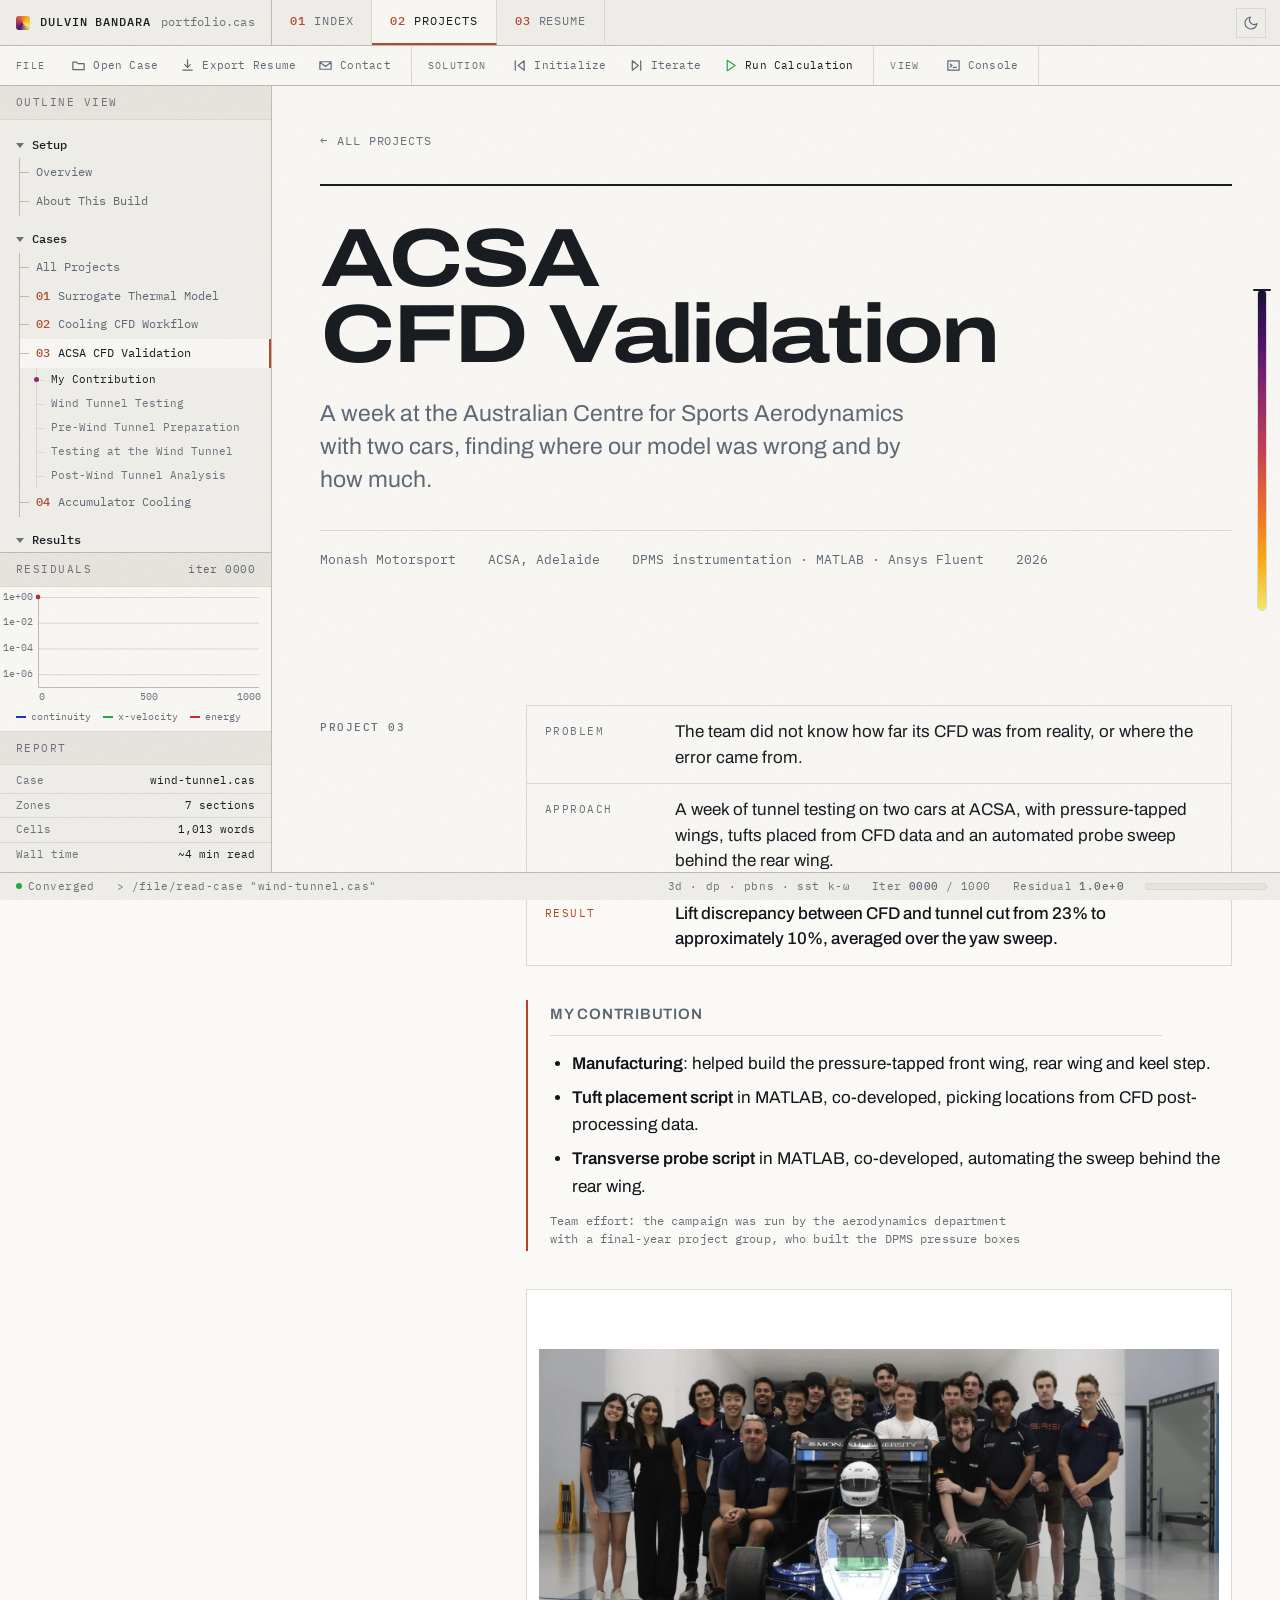
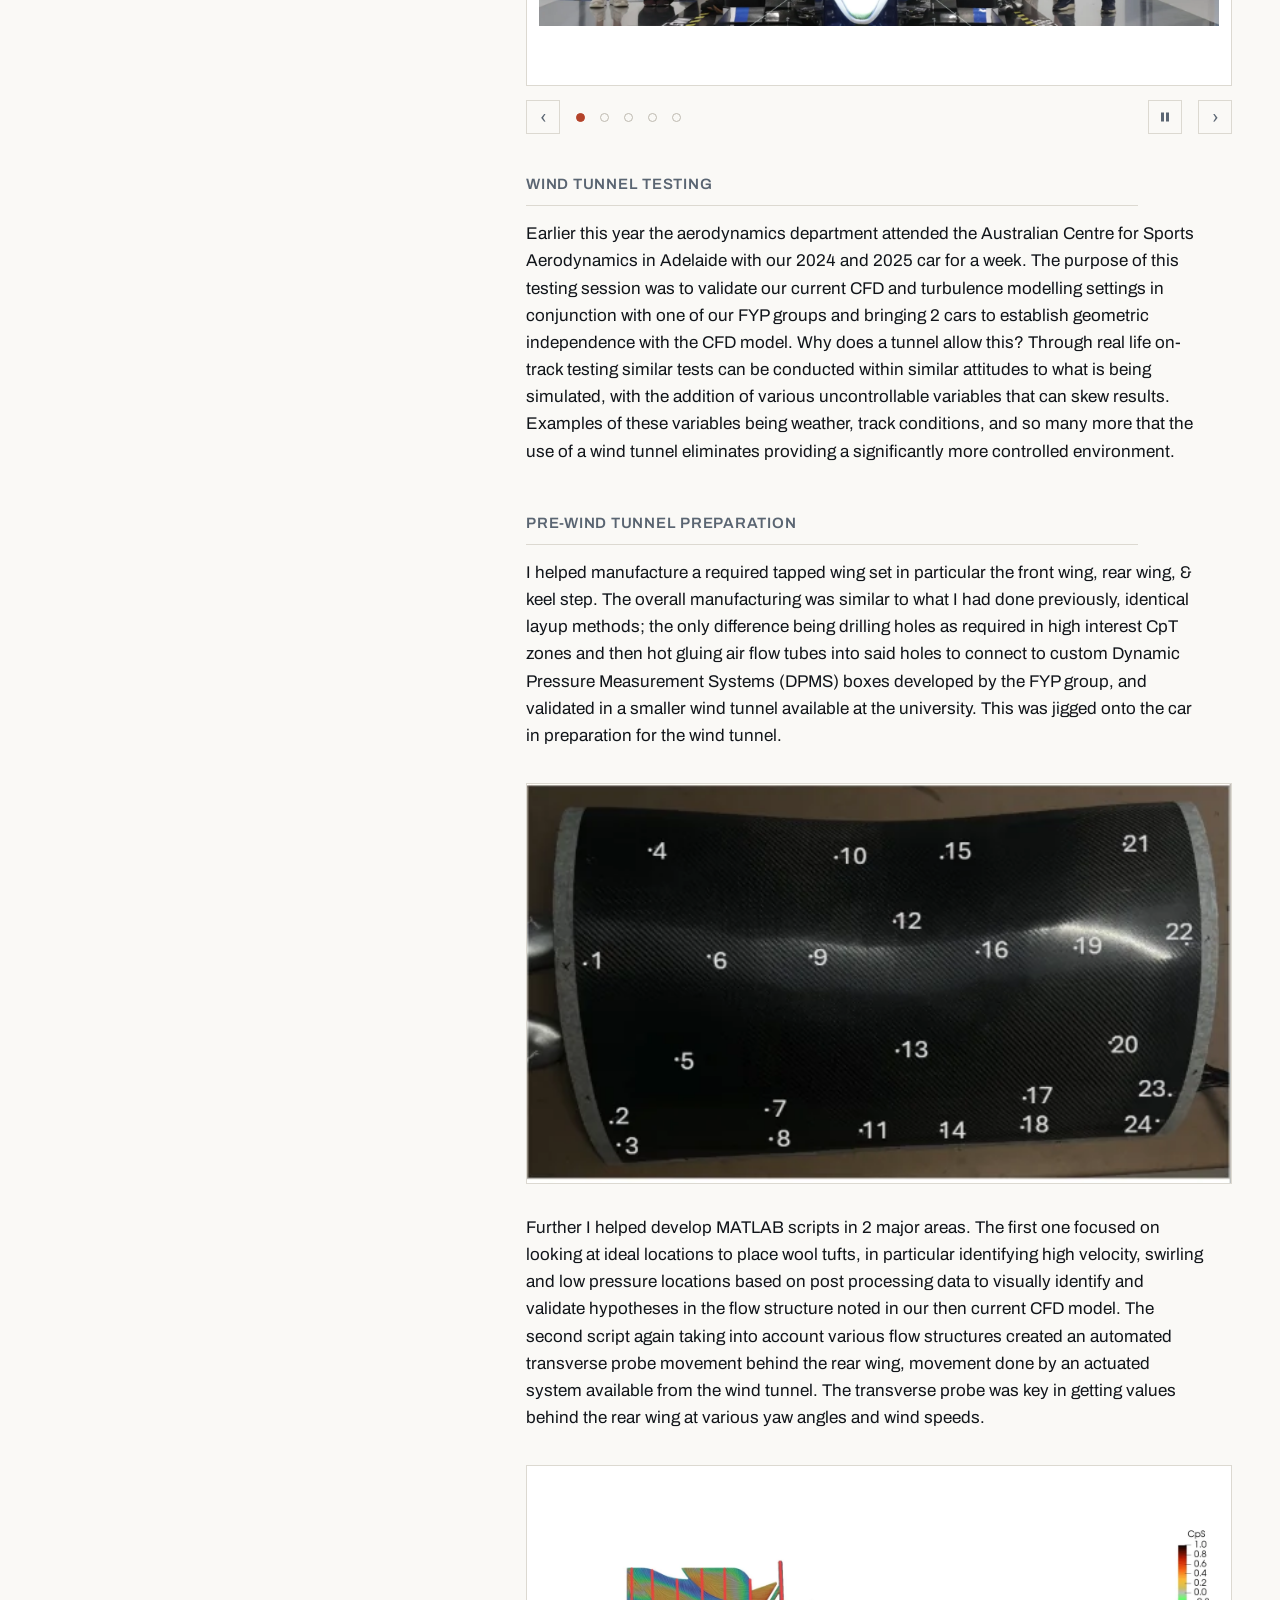
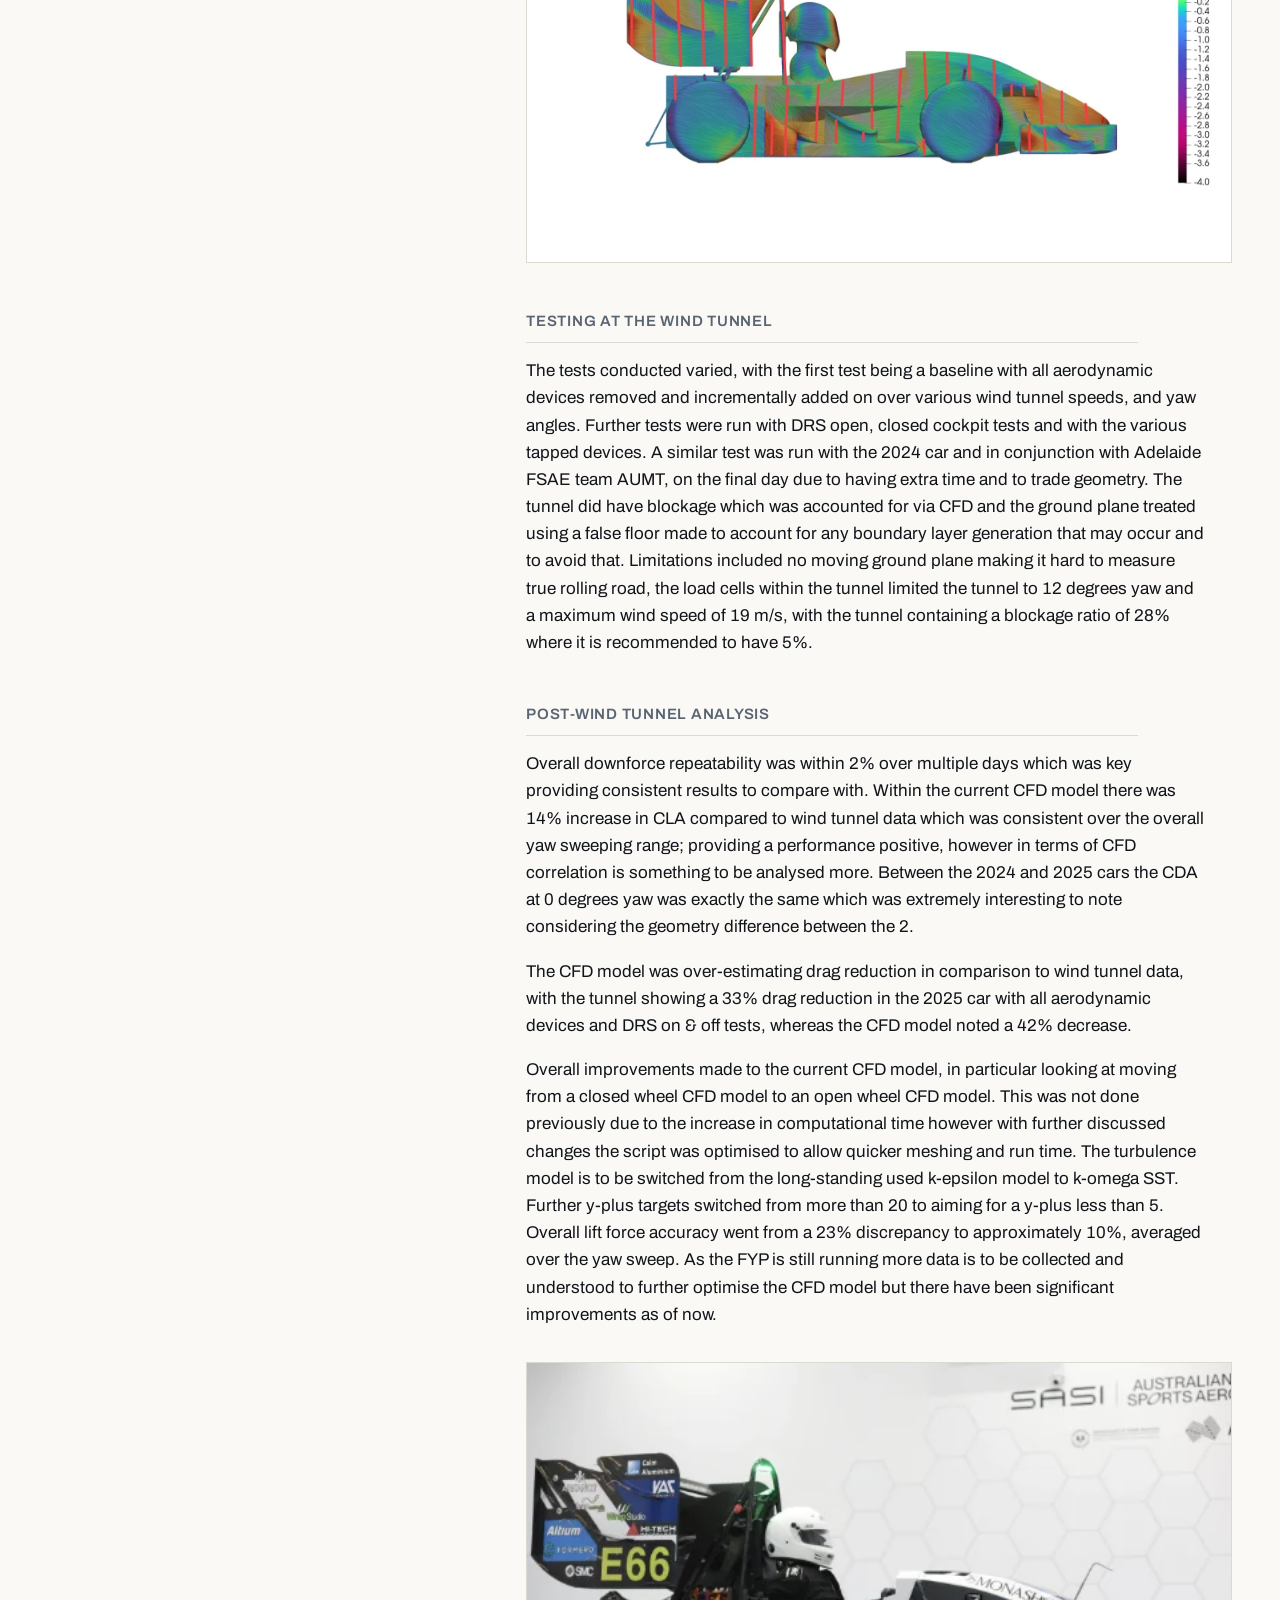
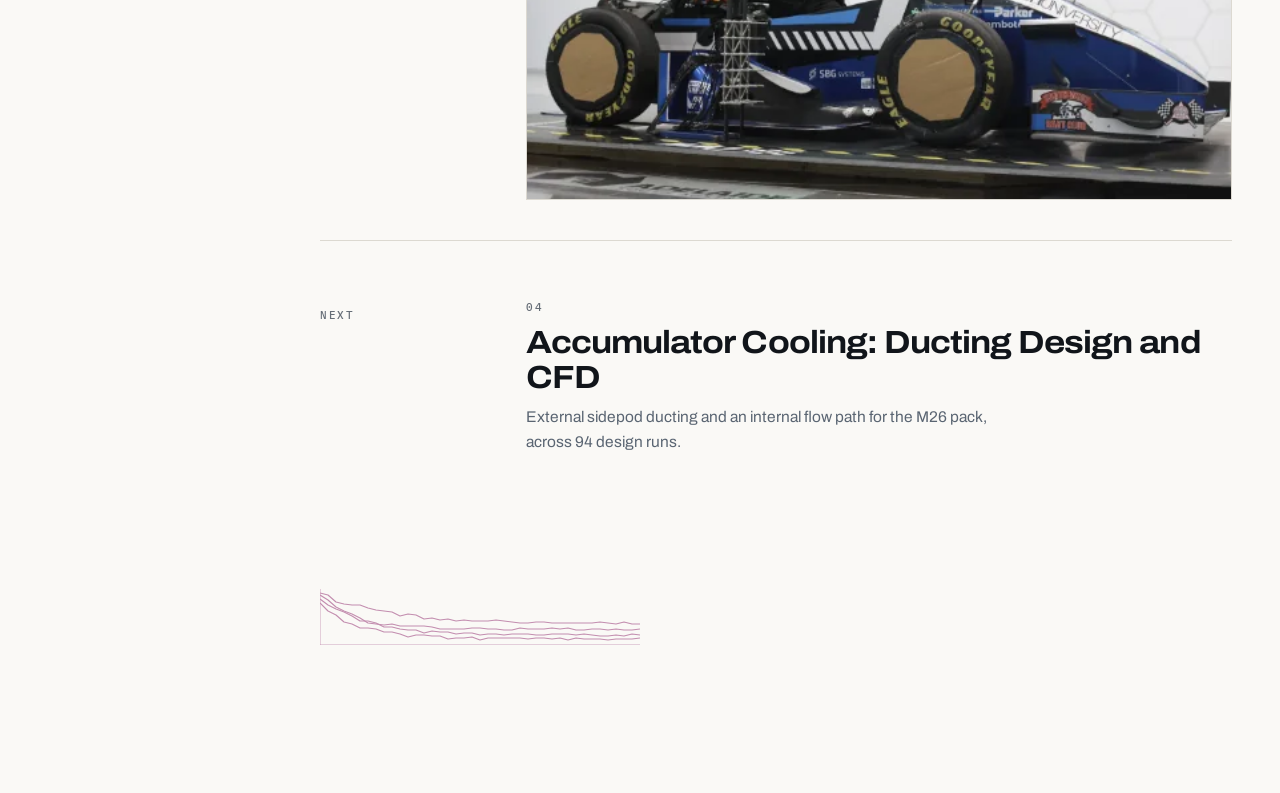
<file: project-wind-tunnel.html>
<!DOCTYPE html>
<html lang="en">
<head>
<meta charset="utf-8">
<meta name="viewport" content="width=device-width, initial-scale=1">
<title>Australian Centre for Sports Aerodynamics: CFD Validation | Dulvin Bandara</title>
<meta name="description" content="A week at the Australian Centre for Sports Aerodynamics correlating Monash Motorsport CFD against tunnel data on two cars. Lift discrepancy cut from 23% to roughly 10%.">

<meta name="theme-color" content="#FAF9F6">
<link rel="icon" href="favicon.svg" type="image/svg+xml">

<script>
(function(){try{var d=document.documentElement,s=localStorage.getItem('theme'),
t=s||(window.matchMedia('(prefers-color-scheme: dark)').matches?'dark':'light');
d.setAttribute('data-theme',t);
var m=document.querySelector('meta[name="theme-color"]');
if(m)m.setAttribute('content',m.getAttribute('data-'+t)||(t==='dark'?'#0E1114':'#FAF9F6'));
}catch(e){}})();
</script>

<link rel="preconnect" href="https://fonts.googleapis.com">
<link rel="preconnect" href="https://fonts.gstatic.com" crossorigin>
<link href="https://fonts.googleapis.com/css2?family=Archivo:wdth,wght@62..125,100..900&family=IBM+Plex+Mono:wght@400;500&family=Instrument+Serif:ital@0;1&display=swap" rel="stylesheet">
<link rel="stylesheet" href="style.css?v=20261115l">
<link rel="canonical" href="https://dulvinbandara.com/project-wind-tunnel.html">
<meta name="author" content="Dulvin Bandara">

<meta property="og:type" content="article">
<meta property="og:site_name" content="Dulvin Bandara">
<meta property="og:url" content="https://dulvinbandara.com/project-wind-tunnel.html">
<meta property="og:title" content="Australian Centre for Sports Aerodynamics: CFD Validation">
<meta property="og:description" content="Correlating CFD against tunnel data on two cars, and what changed in the model as a result.">
<meta property="og:image" content="https://dulvinbandara.com/images/og/tunnel.jpg">
<meta property="og:image:alt" content="Day one setup in the wind tunnel with the 2025 car and false floor">
<meta property="og:locale" content="en_AU">

<meta name="twitter:card" content="summary_large_image">
<meta name="twitter:title" content="Australian Centre for Sports Aerodynamics: CFD Validation">
<meta name="twitter:description" content="CFD-to-tunnel correlation on two Monash Motorsport cars.">
<meta name="twitter:image" content="https://dulvinbandara.com/images/og/tunnel.jpg">
</head>
<body>

<a class="skiplink" href="#main">Skip to Content</a>

<nav class="sitenav" aria-label="Primary">
  <button class="outlinetoggle" type="button" aria-controls="outline" aria-expanded="false" hidden>Outline</button>
  <a class="apptitle" href="index.html" translate="no">Dulvin Bandara <span>portfolio.cas</span></a>
  <a href="index.html"><span class="num">01</span>Index</a>
  <a href="projects.html" aria-current="page"><span class="num">02</span>Projects</a>
  <a href="resume.html"><span class="num">03</span>Resume</a>
  <button class="themetoggle" type="button" aria-label="Switch theme">
    <svg class="i-moon" viewBox="0 0 24 24" fill="none" stroke="currentColor" stroke-width="1.7" stroke-linecap="round" stroke-linejoin="round" aria-hidden="true"><path d="M21 12.79A9 9 0 1 1 11.21 3 7 7 0 0 0 21 12.79z"/></svg>
    <svg class="i-sun" viewBox="0 0 24 24" fill="none" stroke="currentColor" stroke-width="1.7" stroke-linecap="round" stroke-linejoin="round" aria-hidden="true"><circle cx="12" cy="12" r="4.2"/><path d="M12 2v2M12 20v2M4.9 4.9l1.4 1.4M17.7 17.7l1.4 1.4M2 12h2M20 12h2M4.9 19.1l1.4-1.4M17.7 6.3l1.4-1.4"/></svg>
  </button>
</nav>

<div class="toolbar" role="toolbar" aria-label="Tools">
  <div class="tb-group"><span class="tb-label">File</span>
    <a class="tb" data-i="open" href="projects.html" title="All projects">Open Case</a>
    <a class="tb" data-i="export" href="DulvinBandaraCV.pdf" target="_blank" rel="noopener" title="Resume as a PDF">Export Resume</a>
    <a class="tb" data-i="mail" href="mailto:dulvinb@gmail.com" title="Email me">Contact</a>
  </div>
  <div class="tb-group" data-group="solution" hidden><span class="tb-label">Solution</span>
    <button class="tb" type="button" data-i="init" data-act="init" title="Back to the top of the page">Initialize</button>
    <button class="tb" type="button" data-i="step" data-act="step" title="Jump to the next section">Iterate</button>
    <button class="tb" type="button" data-i="run" data-act="run" aria-pressed="false" title="Scroll through the page automatically">Run Calculation</button>
  </div>
  <div class="tb-group" data-group="view" hidden><span class="tb-label">View</span>
    <button class="tb" type="button" data-i="console" data-act="console" aria-pressed="false" aria-controls="console" title="Show or hide the console">Console</button>
  </div>
</div>

<aside class="outline" id="outline">
  <p class="outline-head">Outline View</p>
  <nav aria-label="Outline">
    <ul class="tree">
      <li class="tgroup"><span class="tlabel">Setup</span>
        <ul>
          <li><a href="index.html">Overview</a></li>
          <li><a href="about-build.html">About This Build</a></li>
        </ul>
      </li>
      <li class="tgroup"><span class="tlabel">Cases</span>
        <ul>
          <li><a href="projects.html">All Projects</a></li>
          <li><a href="project-thermal-surrogate.html"><span class="tnum">01</span>Surrogate Thermal Model</a></li>
          <li><a href="project-cfd-workflow.html"><span class="tnum">02</span>Cooling CFD Workflow</a></li>
          <li><a href="project-wind-tunnel.html" aria-current="page"><span class="tnum">03</span>ACSA CFD Validation</a></li>
          <li><a href="project-accumulator-cooling.html"><span class="tnum">04</span>Accumulator Cooling</a></li>
        </ul>
      </li>
      <li class="tgroup"><span class="tlabel">Results</span>
        <ul>
          <li><a href="resume.html">Resume</a></li>
          <li><a href="DulvinBandaraCV.pdf" target="_blank" rel="noopener">Resume (PDF)</a></li>
        </ul>
      </li>
      <li class="tgroup"><span class="tlabel">Contact</span>
        <ul>
          <li><a href="mailto:dulvinb@gmail.com">Email</a></li>
          <li><a href="https://www.linkedin.com/in/dulvin-bandara-8b485725a/" target="_blank" rel="noopener">LinkedIn</a></li>
        </ul>
      </li>
    </ul>
  </nav>
</aside>

<main class="sheet" id="main">

<a class="backlink" href="projects.html"><span class="arrow" aria-hidden="true">←</span>All Projects</a>

<header class="masthead">
  <h1>ACSA <br>CFD Validation</h1>
  <p class="role">A week at the Australian Centre for Sports Aerodynamics with two
    cars, finding where our model was wrong and by how much.</p>
  <div class="contact">
    <span>Monash Motorsport</span>
    <span>ACSA, Adelaide</span>
    <span>DPMS instrumentation · MATLAB · Ansys Fluent</span>
    <span>2026</span>
  </div>
</header>

<section id="wind-tunnel">
  <div class="row">
    <h2 class="rowlabel">Project 03</h2>
    <div>
      <div class="entry">

        <dl class="brief">
          <div><dt>Problem</dt><dd>The team did not know how far its CFD was from reality, or where the error came from.</dd></div>
          <div><dt>Approach</dt><dd>A week of tunnel testing on two cars at ACSA, with pressure-tapped wings, tufts placed from CFD data and an automated probe sweep behind the rear wing.</dd></div>
          <div><dt>Result</dt><dd>Lift discrepancy between CFD and tunnel cut from 23% to approximately 10%, averaged over the yaw sweep.</dd></div>
        </dl>

        <div class="contrib">
          <h3>My Contribution</h3>
          <ul>
            <li><strong>Manufacturing</strong>: helped build the pressure-tapped front wing, rear wing and keel step.</li>
            <li><strong>Tuft placement script</strong> in MATLAB, co-developed, picking locations from CFD post-processing data.</li>
            <li><strong>Transverse probe script</strong> in MATLAB, co-developed, automating the sweep behind the rear wing.</li>
          </ul>
          <p class="meta">Team effort: the campaign was run by the aerodynamics department with a final-year project group, who built the DPMS pressure boxes</p>
        </div>


        <div class="gallery" data-interval="5000">
          <div class="gstage">
            <figure class="gslide">
              <img src="images/gallery/Project3/teamphoto.webp" alt="Team Photo at the Australian Centre for Sports Aerodynamics in Adelaide" width="1800" height="734" decoding="async">
              <figcaption>Team Photo at the Australian Centre for Sports Aerodynamics in Adelaide.</figcaption>
            </figure>
            <figure class="gslide">
              <img src="images/gallery/Project3/rearwingonly.webp" alt="Rear Wing Only Test Configuration in the Wind Tunnel" width="1350" height="1800" loading="lazy" decoding="async">
              <figcaption>Rear Wing Only Test Configuration in the Wind Tunnel.</figcaption>
            </figure>
            <figure class="gslide">
              <img src="images/gallery/Project3/measuringrake.webp" alt="Measuring Rake behind the Side Diffuser in the Wind Tunnel" width="1350" height="1800" loading="lazy" decoding="async">
              <figcaption>Measuring Rake behind the Side Diffuser in the Wind Tunnel.</figcaption>
            </figure>
            <figure class="gslide">
              <img src="images/gallery/Project3/anotheranglerake.webp" alt="Second Angle of the Rake Behind the Side Diffuser in the Wind Tunnel" width="1350" height="1800" loading="lazy" decoding="async">
              <figcaption>Second Angle of the Rake Behind the Side Diffuser in the Wind Tunnel.</figcaption>
            </figure>
            <figure class="gslide">
              <img src="images/gallery/Project3/day1setup.webp" alt="Day 1 Setup in the Wind Tunnel with the 2025 Car and False Floor" width="1350" height="1800" loading="lazy" decoding="async">
              <figcaption>Day 1 Setup in the Wind Tunnel with the 2025 Car and False Floor.</figcaption>
            </figure>
          </div>
        </div>

        <h3>Wind Tunnel Testing</h3>

        <p>
          Earlier this year the aerodynamics department attended the Australian Centre for Sports
          Aerodynamics in Adelaide with our 2024 and 2025 car for a week. The purpose of this
          testing session was to validate our current CFD and turbulence modelling settings in
          conjunction with one of our FYP groups and bringing 2 cars to establish geometric
          independence with the CFD model. Why does a tunnel allow this? Through real life
          on-track testing similar tests can be conducted within similar attitudes to what is
          being simulated, with the addition of various uncontrollable variables that can skew
          results. Examples of these variables being weather, track conditions, and so many more
          that the use of a wind tunnel eliminates providing a significantly more controlled
          environment.
        </p>

        <h3>Pre-Wind Tunnel Preparation</h3>

        <p>
          I helped manufacture a required tapped wing set in particular the front wing, rear wing,
          &amp; keel step. The overall manufacturing was similar to what I had done previously,
          identical layup methods; the only difference being drilling holes as required in high
          interest CpT zones and then hot gluing air flow tubes into said holes to connect to
          custom Dynamic Pressure Measurement Systems (DPMS) boxes developed by the FYP group, and
          validated in a smaller wind tunnel available at the university. This was jigged onto the
          car in preparation for the wind tunnel.
        </p>

        <figure class="plate">
          <img src="images/tappedwing.webp" alt="Tapped Rear Wing Bottom Skin" width="521" height="295" loading="lazy" decoding="async">
          <figcaption>Tapped Rear Wing Bottom Skin.</figcaption>
        </figure>

        <p>
          Further I helped develop MATLAB scripts in 2 major areas. The first one focused on
          looking at ideal locations to place wool tufts, in particular identifying high velocity,
          swirling and low pressure locations based on post processing data to visually identify
          and validate hypotheses in the flow structure noted in our then current CFD model. The
          second script again taking into account various flow structures created an automated
          transverse probe movement behind the rear wing, movement done by an actuated system
          available from the wind tunnel. The transverse probe was key in getting values behind
          the rear wing at various yaw angles and wind speeds.
        </p>

        <figure class="plate">
          <img src="images/tufting.webp" alt="Tufting Locations over CpS plot" width="1668" height="938" loading="lazy" decoding="async">
          <figcaption><span class="q"><!-- plot title: quantity (units), location. Dulvin to supply. --></span>Tufting Locations over CpS plot.</figcaption>
        </figure>

        <h3>Testing at the Wind Tunnel</h3>

        <p>
          The tests conducted varied, with the first test being a baseline with all aerodynamic
          devices removed and incrementally added on over various wind tunnel speeds, and yaw
          angles. Further tests were run with DRS open, closed cockpit tests and with the various
          tapped devices. A similar test was run with the 2024 car and in conjunction with
          Adelaide FSAE team AUMT, on the final day due to having extra time and to trade geometry.
          The tunnel did have blockage which was accounted for via CFD and the ground plane treated
          using a false floor made to account for any boundary layer generation that may occur and
          to avoid that. Limitations included no moving ground plane making it hard to measure true
          rolling road, the load cells within the tunnel limited the tunnel to 12 degrees yaw and a
          maximum wind speed of 19 m/s, with the tunnel containing a blockage ratio of 28% where it
          is recommended to have 5%.
        </p>


        <h3>Post-Wind Tunnel Analysis</h3>

        <p>
          Overall downforce repeatability was within 2% over multiple days which was key providing
          consistent results to compare with. Within the current CFD model there was 14% increase
          in CLA compared to wind tunnel data which was consistent over the overall yaw sweeping
          range; providing a performance positive, however in terms of CFD correlation is
          something to be analysed more. Between the 2024 and 2025 cars the CDA at 0 degrees yaw
          was exactly the same which was extremely interesting to note considering the geometry
          difference between the 2.
        </p>

        <p>
          The CFD model was over-estimating drag reduction in comparison to wind tunnel data, with
          the tunnel showing a 33% drag reduction in the 2025 car with all aerodynamic devices and
          DRS on &amp; off tests, whereas the CFD model noted a 42% decrease.
        </p>

        <p>
          Overall improvements made to the current CFD model, in particular looking at moving from
          a closed wheel CFD model to an open wheel CFD model. This was not done previously due to
          the increase in computational time however with further discussed changes the script was
          optimised to allow quicker meshing and run time. The turbulence model is to be switched
          from the long-standing used k-epsilon model to k-omega SST. Further y-plus targets
          switched from more than 20 to aiming for a y-plus less than 5. Overall lift force
          accuracy went from a 23% discrepancy to approximately 10%, averaged over the yaw sweep.
          As the FYP is still running more data is to be collected and understood to further
          optimise the CFD model but there have been significant improvements as of now.
        </p>


        <figure class="plate">
          <img src="images/closedwheels.webp" alt="Closed Wheels M25 Test Configuration in the Wind Tunnel" width="529" height="328" loading="lazy" decoding="async">
          <figcaption>Closed Wheels Configuration.</figcaption>
        </figure>

      </div>
    </div>
  </div>
</section>

<section>
  <div class="row">
    <h2 class="rowlabel">Next</h2>
    <div>
      <a class="projlink noimg" href="project-accumulator-cooling.html">
        <div>
          <span class="num">04</span>
          <h3>Accumulator Cooling: Ducting Design and CFD</h3>
          <p>External sidepod ducting and an internal flow path for the M26 pack, across 94
            design runs.</p>
        </div>
      </a>
    </div>
  </div>
</section>

</main>

<div class="statusbar" aria-hidden="true">
  <span class="sb-console">&gt; /file/read-case "project-wind-tunnel.cas" <b>Done.</b></span>
  <span class="sb-iter">Iter <b class="sb-n">0000</b> / 1000</span>
  <span class="sb-res">Residual <b class="sb-r">1.0e+00</b></span>
  <span class="sb-bar"><i></i></span>
</div>

<script src="theme.js?v=20261115l" defer></script>
<script src="gallery.js?v=20261115l" defer></script>
<script src="lightbox.js?v=20261115l" defer></script>
<script src="reveal.js?v=20261115l" defer></script>
<script src="cbar.js?v=20261115l" defer></script>
<script src="shell.js?v=20261115l" defer></script>
</body>
</html>
</file>
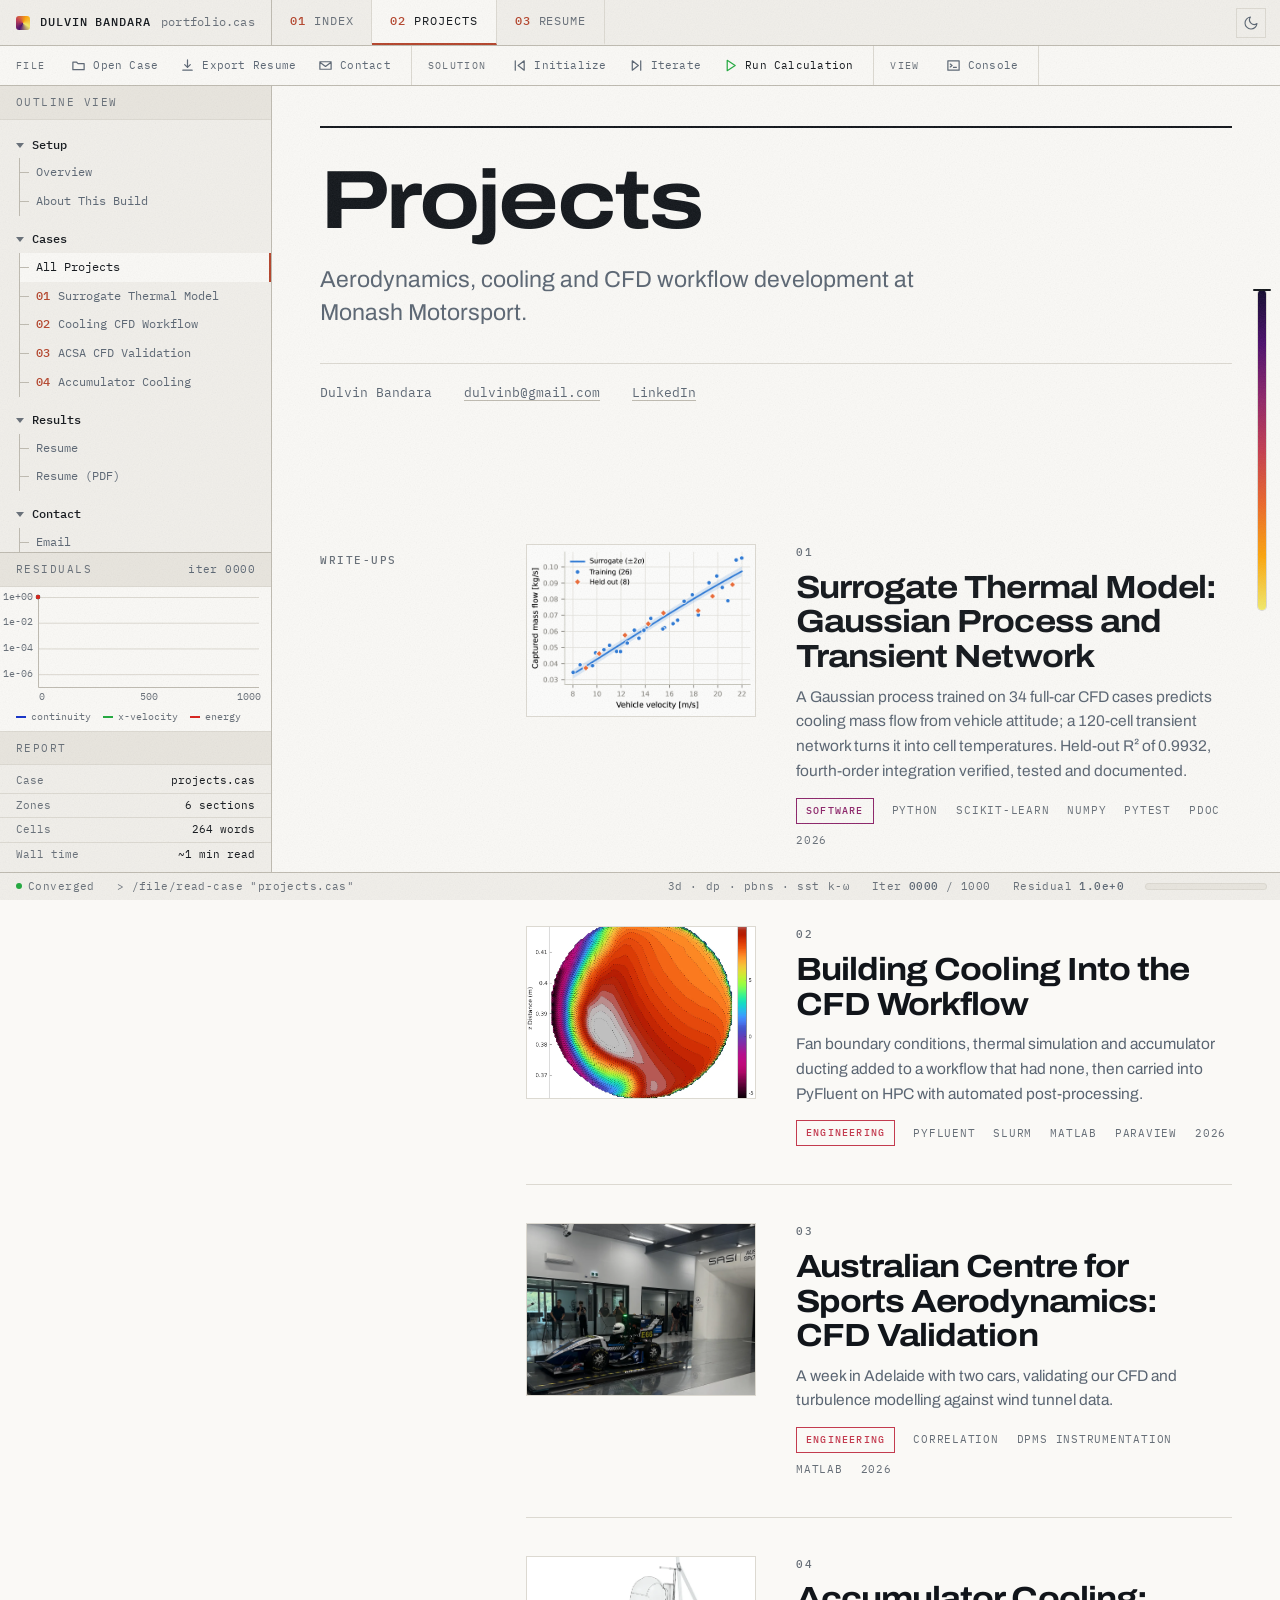
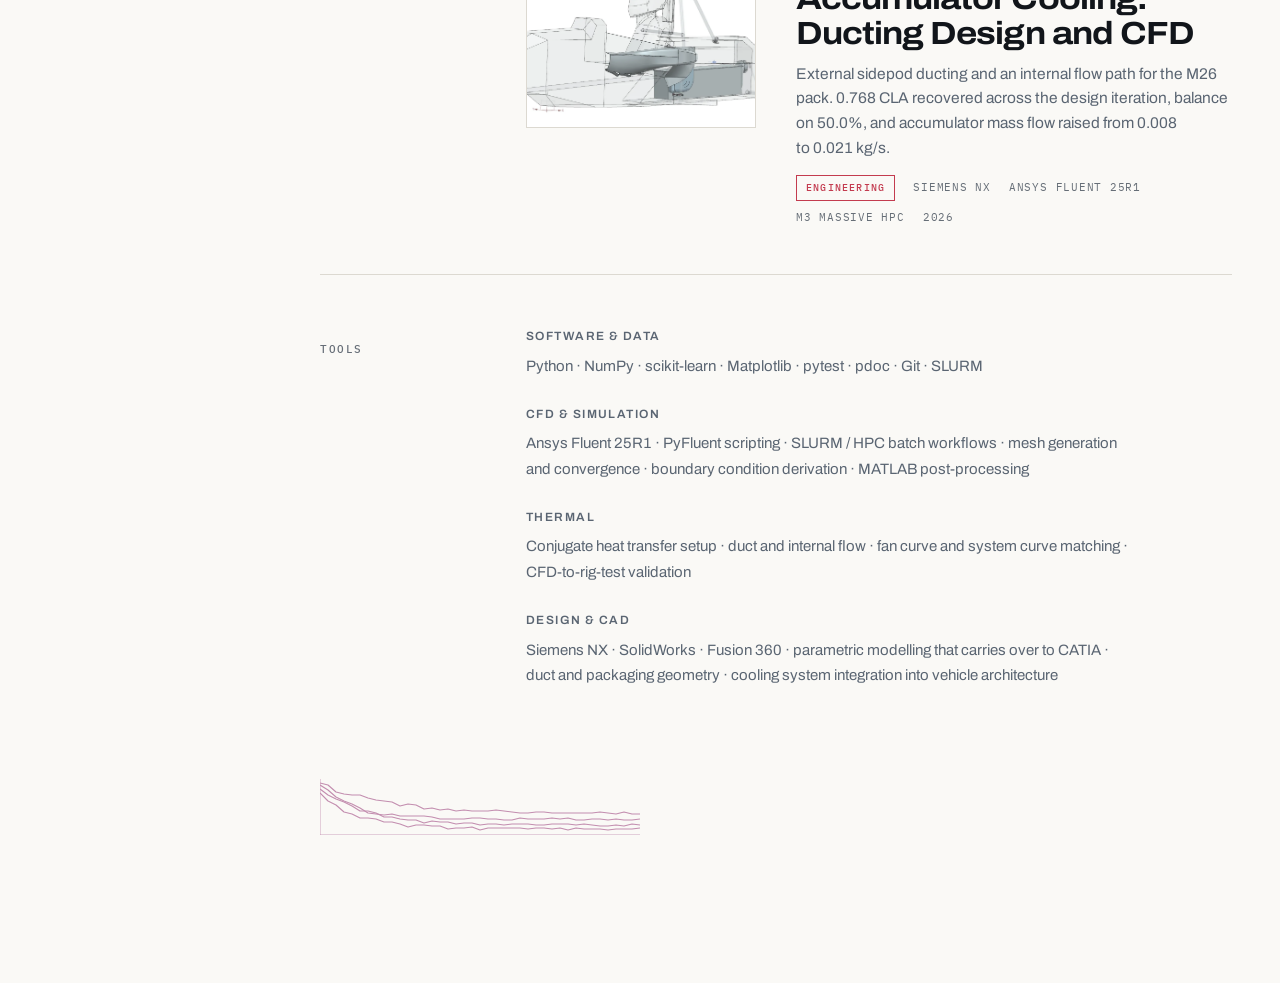
<file: projects.html>
<!DOCTYPE html>
<html lang="en">
<head>
<meta charset="utf-8">
<meta name="viewport" content="width=device-width, initial-scale=1">
<title>Projects | Dulvin Bandara</title>
<meta name="description" content="A machine-learning surrogate thermal model in Python, accumulator cooling ducting design and CFD, building the team's cooling CFD capability in PyFluent, and wind tunnel correlation at ACSA.">

<meta name="theme-color" content="#FAF9F6">
<link rel="icon" href="favicon.svg" type="image/svg+xml">

<script>
(function(){try{var d=document.documentElement,s=localStorage.getItem('theme'),
t=s||(window.matchMedia('(prefers-color-scheme: dark)').matches?'dark':'light');
d.setAttribute('data-theme',t);
var m=document.querySelector('meta[name="theme-color"]');
if(m)m.setAttribute('content',m.getAttribute('data-'+t)||(t==='dark'?'#0E1114':'#FAF9F6'));
}catch(e){}})();
</script>

<link rel="preconnect" href="https://fonts.googleapis.com">
<link rel="preconnect" href="https://fonts.gstatic.com" crossorigin>
<link href="https://fonts.googleapis.com/css2?family=Archivo:wdth,wght@62..125,100..900&family=IBM+Plex+Mono:wght@400;500&family=Instrument+Serif:ital@0;1&display=swap" rel="stylesheet">
<link rel="stylesheet" href="style.css?v=20261115l">
<link rel="canonical" href="https://dulvinbandara.com/projects.html">
<meta name="author" content="Dulvin Bandara">

<meta property="og:type" content="website">
<meta property="og:site_name" content="Dulvin Bandara">
<meta property="og:url" content="https://dulvinbandara.com/projects.html">
<meta property="og:title" content="Projects · Dulvin Bandara">
<meta property="og:description" content="Accumulator cooling ducting design and CFD, cooling CFD capability in PyFluent on HPC, and wind tunnel correlation at ACSA.">
<meta property="og:image" content="https://dulvinbandara.com/images/og/home.jpg?v=2">
<meta property="og:image:width" content="1200">
<meta property="og:image:height" content="630">
<meta property="og:image:alt" content="A 3D scan of Dulvin Bandara's head with velocity streamlines flowing around it">
<meta property="og:locale" content="en_AU">

<meta name="twitter:card" content="summary_large_image">
<meta name="twitter:title" content="Projects · Dulvin Bandara">
<meta name="twitter:description" content="Aerodynamics, cooling and CFD workflow development at Monash Motorsport.">
<meta name="twitter:image" content="https://dulvinbandara.com/images/og/home.jpg?v=2">
</head>
<body>

<a class="skiplink" href="#main">Skip to Content</a>

<nav class="sitenav" aria-label="Primary">
  <button class="outlinetoggle" type="button" aria-controls="outline" aria-expanded="false" hidden>Outline</button>
  <a class="apptitle" href="index.html" translate="no">Dulvin Bandara <span>portfolio.cas</span></a>
  <a href="index.html"><span class="num">01</span>Index</a>
  <a href="projects.html" aria-current="page"><span class="num">02</span>Projects</a>
  <a href="resume.html"><span class="num">03</span>Resume</a>
  <button class="themetoggle" type="button" aria-label="Switch theme">
    <svg class="i-moon" viewBox="0 0 24 24" fill="none" stroke="currentColor" stroke-width="1.7" stroke-linecap="round" stroke-linejoin="round" aria-hidden="true"><path d="M21 12.79A9 9 0 1 1 11.21 3 7 7 0 0 0 21 12.79z"/></svg>
    <svg class="i-sun" viewBox="0 0 24 24" fill="none" stroke="currentColor" stroke-width="1.7" stroke-linecap="round" stroke-linejoin="round" aria-hidden="true"><circle cx="12" cy="12" r="4.2"/><path d="M12 2v2M12 20v2M4.9 4.9l1.4 1.4M17.7 17.7l1.4 1.4M2 12h2M20 12h2M4.9 19.1l1.4-1.4M17.7 6.3l1.4-1.4"/></svg>
  </button>
</nav>

<div class="toolbar" role="toolbar" aria-label="Tools">
  <div class="tb-group"><span class="tb-label">File</span>
    <a class="tb" data-i="open" href="projects.html" title="All projects">Open Case</a>
    <a class="tb" data-i="export" href="DulvinBandaraCV.pdf" target="_blank" rel="noopener" title="Resume as a PDF">Export Resume</a>
    <a class="tb" data-i="mail" href="mailto:dulvinb@gmail.com" title="Email me">Contact</a>
  </div>
  <div class="tb-group" data-group="solution" hidden><span class="tb-label">Solution</span>
    <button class="tb" type="button" data-i="init" data-act="init" title="Back to the top of the page">Initialize</button>
    <button class="tb" type="button" data-i="step" data-act="step" title="Jump to the next section">Iterate</button>
    <button class="tb" type="button" data-i="run" data-act="run" aria-pressed="false" title="Scroll through the page automatically">Run Calculation</button>
  </div>
  <div class="tb-group" data-group="view" hidden><span class="tb-label">View</span>
    <button class="tb" type="button" data-i="console" data-act="console" aria-pressed="false" aria-controls="console" title="Show or hide the console">Console</button>
  </div>
</div>

<aside class="outline" id="outline">
  <p class="outline-head">Outline View</p>
  <nav aria-label="Outline">
    <ul class="tree">
      <li class="tgroup"><span class="tlabel">Setup</span>
        <ul>
          <li><a href="index.html">Overview</a></li>
          <li><a href="about-build.html">About This Build</a></li>
        </ul>
      </li>
      <li class="tgroup"><span class="tlabel">Cases</span>
        <ul>
          <li><a href="projects.html" aria-current="page">All Projects</a></li>
          <li><a href="project-thermal-surrogate.html"><span class="tnum">01</span>Surrogate Thermal Model</a></li>
          <li><a href="project-cfd-workflow.html"><span class="tnum">02</span>Cooling CFD Workflow</a></li>
          <li><a href="project-wind-tunnel.html"><span class="tnum">03</span>ACSA CFD Validation</a></li>
          <li><a href="project-accumulator-cooling.html"><span class="tnum">04</span>Accumulator Cooling</a></li>
        </ul>
      </li>
      <li class="tgroup"><span class="tlabel">Results</span>
        <ul>
          <li><a href="resume.html">Resume</a></li>
          <li><a href="DulvinBandaraCV.pdf" target="_blank" rel="noopener">Resume (PDF)</a></li>
        </ul>
      </li>
      <li class="tgroup"><span class="tlabel">Contact</span>
        <ul>
          <li><a href="mailto:dulvinb@gmail.com">Email</a></li>
          <li><a href="https://www.linkedin.com/in/dulvin-bandara-8b485725a/" target="_blank" rel="noopener">LinkedIn</a></li>
        </ul>
      </li>
    </ul>
  </nav>
</aside>

<main class="sheet" id="main">

<header class="masthead">
  <h1>Projects</h1>
  <p class="role">Aerodynamics, cooling and CFD workflow development at Monash Motorsport.</p>
  <div class="contact">
    <span>Dulvin Bandara</span>
    <span><a href="mailto:dulvinb@gmail.com">dulvinb@gmail.com</a></span>
    <span><a href="https://www.linkedin.com/in/dulvin-bandara-8b485725a/" target="_blank" rel="noopener">LinkedIn</a></span>
  </div>
</header>

<section>
  <div class="row">
    <h2 class="rowlabel">Write-Ups</h2>
    <div>

      <a class="projlink" href="project-thermal-surrogate.html">
        <img class="thumb" src="images/gallery/Project4/massFlow.png"
             alt="Surrogate-predicted cooling mass flow against vehicle velocity, with CFD training and held-out points" width="1109" height="812" decoding="async">
        <div>
          <span class="num">01</span>
          <h3>Surrogate Thermal Model: Gaussian Process and Transient Network</h3>
          <p>A Gaussian process trained on 34 full-car CFD cases predicts cooling mass flow
            from vehicle attitude; a 120-cell transient network turns it into cell
            temperatures. Held-out R² of 0.9932, fourth-order integration verified, tested
            and documented.</p>
          <div class="projmeta">
            <span class="tag" data-k="software">Software</span>
            <span translate="no">Python</span><span translate="no">scikit-learn</span><span translate="no">NumPy</span><span translate="no">pytest</span><span translate="no">pdoc</span><span>2026</span>
          </div>
        </div>
      </a>

      <a class="projlink" href="project-cfd-workflow.html">
        <img class="thumb" src="images/velcoquecontour.webp"
             alt="Velocity Contour into the monocoque" width="888" height="812" loading="lazy" decoding="async">
        <div>
          <span class="num">02</span>
          <h3>Building Cooling Into the CFD Workflow</h3>
          <p>Fan boundary conditions, thermal simulation and accumulator ducting added to
            a workflow that had none, then carried into PyFluent on HPC with automated
            post-processing.</p>
          <div class="projmeta">
            <span class="tag" data-k="engineering">Engineering</span>
            <span>PyFluent</span><span>SLURM</span><span>MATLAB</span><span>ParaView</span><span>2026</span>
          </div>
        </div>
      </a>

      <a class="projlink" href="project-wind-tunnel.html">
        <img class="thumb" src="images/acsa.webp"
             alt="CFD Validation Results" width="1581" height="812" loading="lazy" decoding="async">
        <div>
          <span class="num">03</span>
          <h3>Australian Centre for Sports Aerodynamics: CFD Validation</h3>
          <p>A week in Adelaide with two cars, validating our CFD and turbulence modelling
            against wind tunnel data.</p>
          <div class="projmeta">
            <span class="tag" data-k="engineering">Engineering</span>
            <span>Correlation</span><span>DPMS instrumentation</span><span>MATLAB</span><span>2026</span>
          </div>
        </div>
      </a>

      <a class="projlink" href="project-accumulator-cooling.html">
        <img class="thumb" src="images/ducts.webp"
             alt="Isometric view of the accumulator cooling ducting" width="1172" height="742" loading="lazy" decoding="async">
        <div>
          <span class="num">04</span>
          <h3>Accumulator Cooling: Ducting Design and CFD</h3>
          <p>External sidepod ducting and an internal flow path for the M26 pack.
            0.768&nbsp;CLA recovered across the design iteration, balance on 50.0%, and
            accumulator mass flow raised from 0.008 to 0.021&nbsp;kg/s.</p>
          <div class="projmeta">
            <span class="tag" data-k="engineering">Engineering</span>
            <span>Siemens NX</span><span>Ansys Fluent 25R1</span><span>M3 MASSIVE HPC</span><span>2026</span>
          </div>
        </div>
      </a>

      <!-- FILM CARD: hidden until the page has real content.
           Uncomment this block to publish it.

      <a class="projlink" href="project-film.html">
        <img class="thumb" src="images/film/cover.jpg"
             alt="Still frame from recent camcorder footage" loading="lazy" decoding="async">
        <div>
          <span class="num">05</span>
          <h3>Film &amp; Photography</h3>
          <p>Shooting and editing on a vintage camcorder, a DJI drone and a phone. The
            counterweight to a year spent looking at residual plots.</p>
          <div class="projmeta">
            <span class="tag" data-k="personal">Personal</span>
            <span>Camcorder</span><span>DJI</span><span>Ongoing</span>
          </div>
        </div>
      </a>

      -->

    </div>
  </div>
</section>

<!-- ================= TOOLS ================= -->
<section>
  <div class="row">
    <h2 class="rowlabel">Tools</h2>
    <div>
      <div class="skillgroup">
        <h3>Software &amp; Data</h3>
        <p translate="no">Python · NumPy · scikit-learn · Matplotlib · pytest · pdoc · Git · SLURM</p>
      </div>
      <div class="skillgroup">
        <h3>CFD &amp; Simulation</h3>
        <p>Ansys Fluent 25R1 · PyFluent scripting · SLURM / HPC batch workflows · mesh generation and convergence · boundary condition derivation · MATLAB post-processing</p>
      </div>
      <div class="skillgroup">
        <h3>Thermal</h3>
        <p>Conjugate heat transfer setup · duct and internal flow · fan curve and system curve matching · CFD-to-rig-test validation</p>
      </div>
      <div class="skillgroup">
        <h3>Design &amp; CAD</h3>
        <p>Siemens NX · SolidWorks · Fusion 360 · parametric modelling that carries over to CATIA · duct and packaging geometry · cooling system integration into vehicle architecture</p>
      </div>
    </div>
  </div>
</section>

</main>

<div class="statusbar" aria-hidden="true">
  <span class="sb-console">&gt; /file/read-case "projects.cas" <b>Done.</b></span>
  <span class="sb-iter">Iter <b class="sb-n">0000</b> / 1000</span>
  <span class="sb-res">Residual <b class="sb-r">1.0e+00</b></span>
  <span class="sb-bar"><i></i></span>
</div>

<script src="theme.js?v=20261115l" defer></script>
<script src="reveal.js?v=20261115l" defer></script>
<script src="cbar.js?v=20261115l" defer></script>
<script src="shell.js?v=20261115l" defer></script>
</body>
</html>
</file>
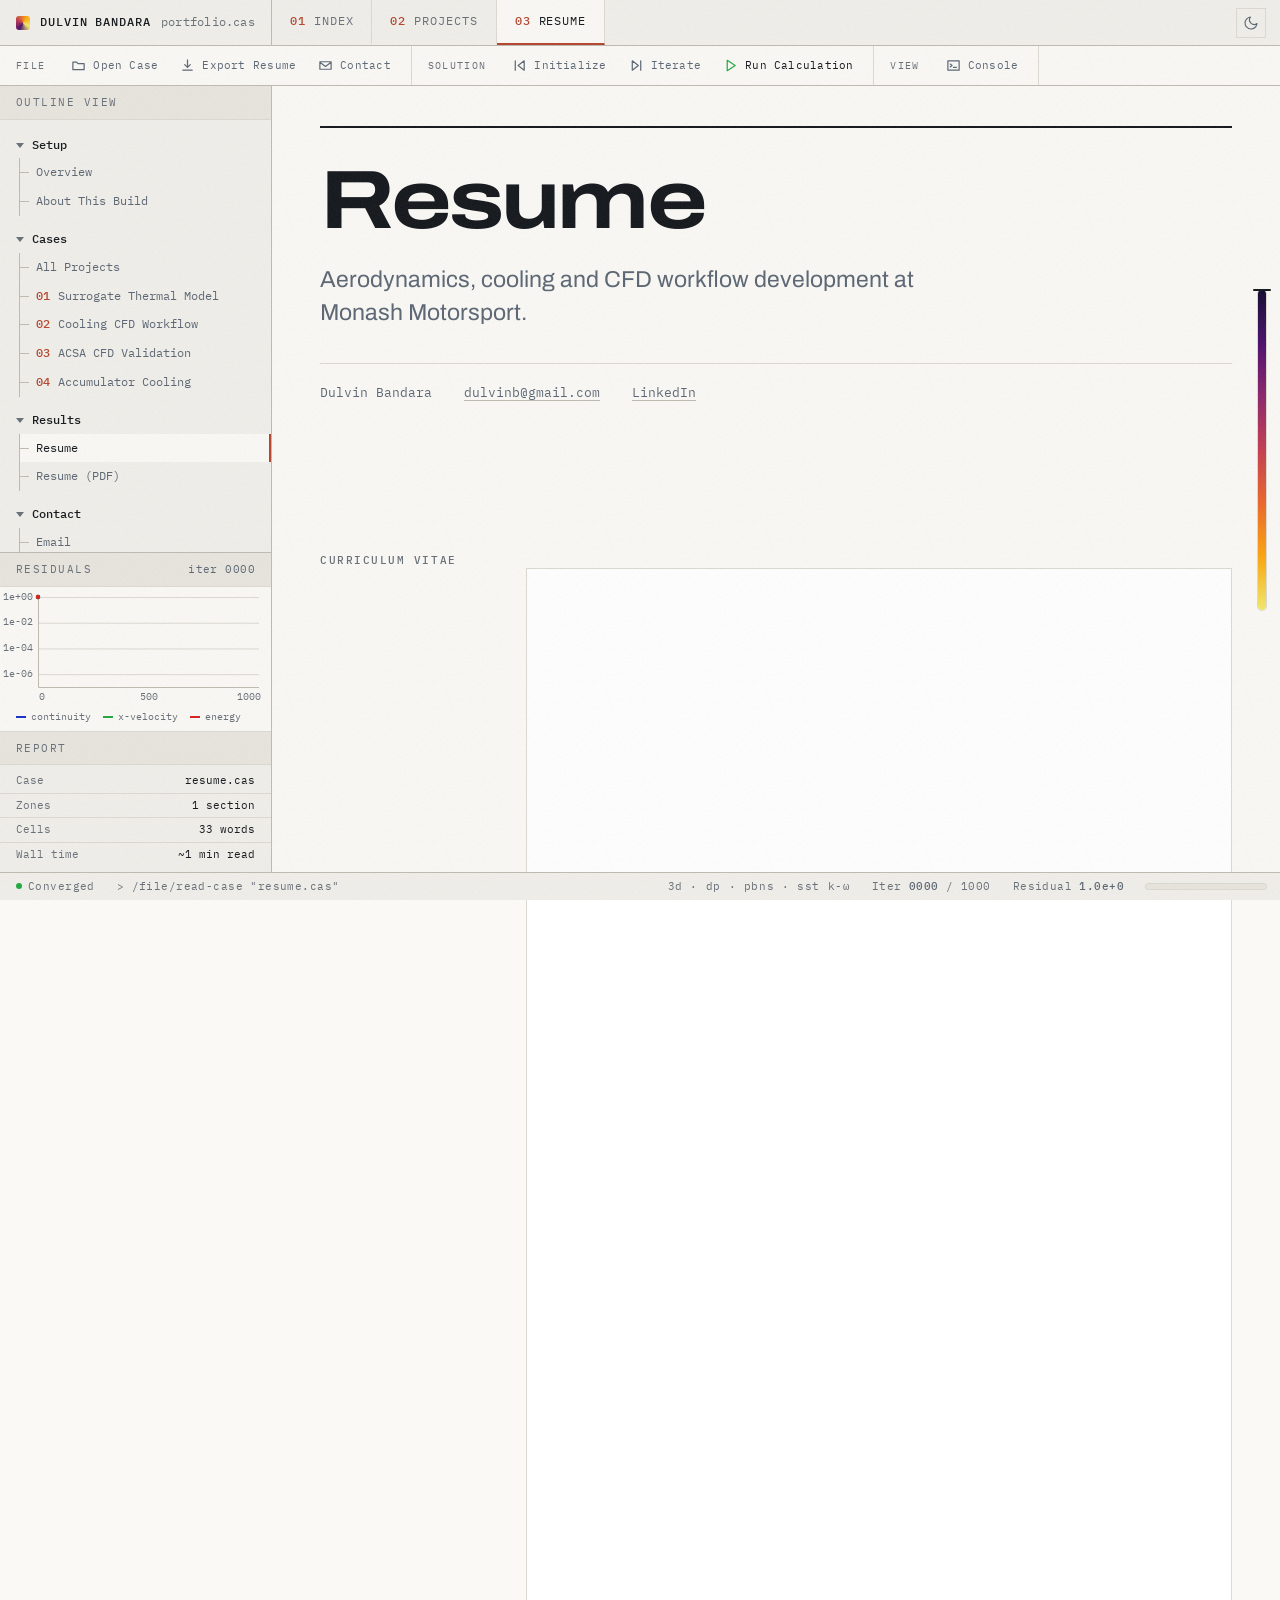
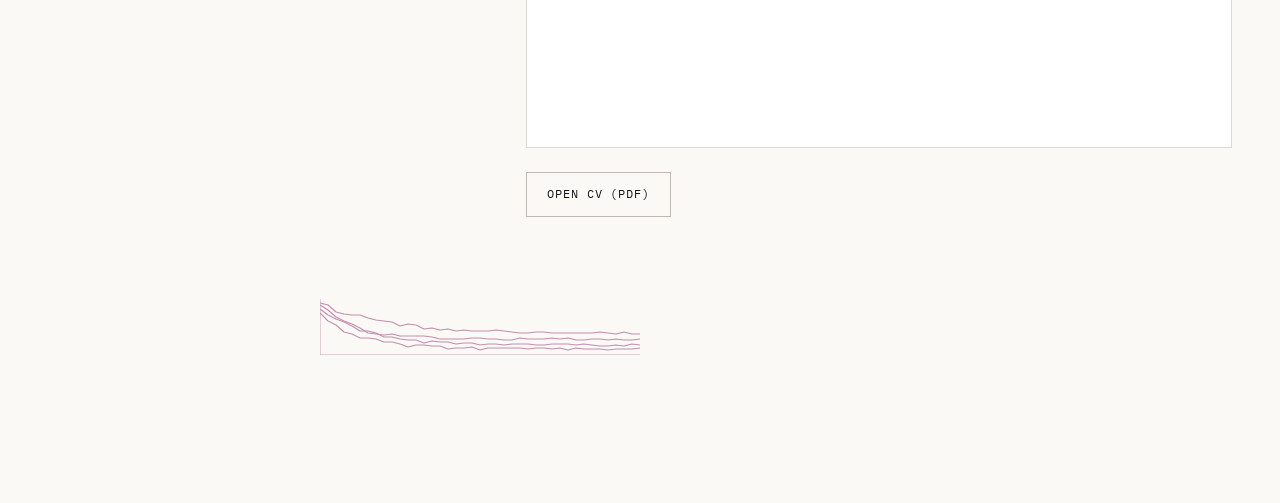
<file: resume.html>
<!DOCTYPE html>
<html lang="en">
<head>
<meta charset="utf-8">
<meta name="viewport" content="width=device-width, initial-scale=1">
<title>Resume | Dulvin Bandara</title>
<meta name="description" content="CV for Dulvin Bandara: aerodynamics, cooling and CFD workflow development at Monash Motorsport.">

<meta name="theme-color" content="#FAF9F6">
<link rel="icon" href="favicon.svg" type="image/svg+xml">

<script>
(function(){try{var d=document.documentElement,s=localStorage.getItem('theme'),
t=s||(window.matchMedia('(prefers-color-scheme: dark)').matches?'dark':'light');
d.setAttribute('data-theme',t);
var m=document.querySelector('meta[name="theme-color"]');
if(m)m.setAttribute('content',m.getAttribute('data-'+t)||(t==='dark'?'#0E1114':'#FAF9F6'));
}catch(e){}})();
</script>

<link rel="preconnect" href="https://fonts.googleapis.com">
<link rel="preconnect" href="https://fonts.gstatic.com" crossorigin>
<link href="https://fonts.googleapis.com/css2?family=Archivo:wdth,wght@62..125,100..900&family=IBM+Plex+Mono:wght@400;500&family=Instrument+Serif:ital@0;1&display=swap" rel="stylesheet">
<link rel="stylesheet" href="style.css?v=20261115l">
<link rel="canonical" href="https://dulvinbandara.com/resume.html">
<meta name="author" content="Dulvin Bandara">

<meta property="og:type" content="profile">
<meta property="og:site_name" content="Dulvin Bandara">
<meta property="og:url" content="https://dulvinbandara.com/resume.html">
<meta property="og:title" content="Resume · Dulvin Bandara">
<meta property="og:description" content="CV: aerodynamics, cooling and CFD workflow development at Monash Motorsport.">
<meta property="og:image" content="https://dulvinbandara.com/images/og/home.jpg?v=2">
<meta property="og:image:width" content="1200">
<meta property="og:image:height" content="630">
<meta property="og:image:alt" content="A 3D scan of Dulvin Bandara's head with velocity streamlines flowing around it">
<meta property="og:locale" content="en_AU">

<meta name="twitter:card" content="summary_large_image">
<meta name="twitter:title" content="Resume · Dulvin Bandara">
<meta name="twitter:description" content="CV: aerodynamics, cooling and CFD workflow development at Monash Motorsport.">
<meta name="twitter:image" content="https://dulvinbandara.com/images/og/home.jpg?v=2">

<style>
.cvframe{
  width:100%;
  height:min(1180px,128vw);
  border:1px solid var(--rule);
  background:#fff;
  display:block;
  margin:30px 0 16px;
}
.cvfallback{font-size:14px;color:var(--ink-soft);margin:0 0 10px;}
.cvdownload{
  display:inline-block;
  font-family:var(--mono);
  font-size:11.5px;
  letter-spacing:0.08em;
  text-transform:uppercase;
  color:var(--ink);
  text-decoration:none;
  border:1px solid var(--rule-strong);
  padding:12px 20px;
  margin:8px 0 0;
  transition:border-color .18s var(--ease),color .18s var(--ease);
}
.cvdownload:hover{color:var(--accent);border-color:var(--accent);}

@media (max-width:760px){.cvframe{display:none;}}
@media (min-width:761px){.cvfallback{display:none;}}
@media print{.cvframe{display:none;}.cvdownload{border:none;padding:0;}}
</style>
</head>
<body>

<a class="skiplink" href="#main">Skip to Content</a>

<nav class="sitenav" aria-label="Primary">
  <button class="outlinetoggle" type="button" aria-controls="outline" aria-expanded="false" hidden>Outline</button>
  <a class="apptitle" href="index.html" translate="no">Dulvin Bandara <span>portfolio.cas</span></a>
  <a href="index.html"><span class="num">01</span>Index</a>
  <a href="projects.html"><span class="num">02</span>Projects</a>
  <a href="resume.html" aria-current="page"><span class="num">03</span>Resume</a>
  <button class="themetoggle" type="button" aria-label="Switch theme">
    <svg class="i-moon" viewBox="0 0 24 24" fill="none" stroke="currentColor" stroke-width="1.7" stroke-linecap="round" stroke-linejoin="round" aria-hidden="true"><path d="M21 12.79A9 9 0 1 1 11.21 3 7 7 0 0 0 21 12.79z"/></svg>
    <svg class="i-sun" viewBox="0 0 24 24" fill="none" stroke="currentColor" stroke-width="1.7" stroke-linecap="round" stroke-linejoin="round" aria-hidden="true"><circle cx="12" cy="12" r="4.2"/><path d="M12 2v2M12 20v2M4.9 4.9l1.4 1.4M17.7 17.7l1.4 1.4M2 12h2M20 12h2M4.9 19.1l1.4-1.4M17.7 6.3l1.4-1.4"/></svg>
  </button>
</nav>

<div class="toolbar" role="toolbar" aria-label="Tools">
  <div class="tb-group"><span class="tb-label">File</span>
    <a class="tb" data-i="open" href="projects.html" title="All projects">Open Case</a>
    <a class="tb" data-i="export" href="DulvinBandaraCV.pdf" target="_blank" rel="noopener" title="Resume as a PDF">Export Resume</a>
    <a class="tb" data-i="mail" href="mailto:dulvinb@gmail.com" title="Email me">Contact</a>
  </div>
  <div class="tb-group" data-group="solution" hidden><span class="tb-label">Solution</span>
    <button class="tb" type="button" data-i="init" data-act="init" title="Back to the top of the page">Initialize</button>
    <button class="tb" type="button" data-i="step" data-act="step" title="Jump to the next section">Iterate</button>
    <button class="tb" type="button" data-i="run" data-act="run" aria-pressed="false" title="Scroll through the page automatically">Run Calculation</button>
  </div>
  <div class="tb-group" data-group="view" hidden><span class="tb-label">View</span>
    <button class="tb" type="button" data-i="console" data-act="console" aria-pressed="false" aria-controls="console" title="Show or hide the console">Console</button>
  </div>
</div>

<aside class="outline" id="outline">
  <p class="outline-head">Outline View</p>
  <nav aria-label="Outline">
    <ul class="tree">
      <li class="tgroup"><span class="tlabel">Setup</span>
        <ul>
          <li><a href="index.html">Overview</a></li>
          <li><a href="about-build.html">About This Build</a></li>
        </ul>
      </li>
      <li class="tgroup"><span class="tlabel">Cases</span>
        <ul>
          <li><a href="projects.html">All Projects</a></li>
          <li><a href="project-thermal-surrogate.html"><span class="tnum">01</span>Surrogate Thermal Model</a></li>
          <li><a href="project-cfd-workflow.html"><span class="tnum">02</span>Cooling CFD Workflow</a></li>
          <li><a href="project-wind-tunnel.html"><span class="tnum">03</span>ACSA CFD Validation</a></li>
          <li><a href="project-accumulator-cooling.html"><span class="tnum">04</span>Accumulator Cooling</a></li>
        </ul>
      </li>
      <li class="tgroup"><span class="tlabel">Results</span>
        <ul>
          <li><a href="resume.html" aria-current="page">Resume</a></li>
          <li><a href="DulvinBandaraCV.pdf" target="_blank" rel="noopener">Resume (PDF)</a></li>
        </ul>
      </li>
      <li class="tgroup"><span class="tlabel">Contact</span>
        <ul>
          <li><a href="mailto:dulvinb@gmail.com">Email</a></li>
          <li><a href="https://www.linkedin.com/in/dulvin-bandara-8b485725a/" target="_blank" rel="noopener">LinkedIn</a></li>
        </ul>
      </li>
    </ul>
  </nav>
</aside>

<main class="sheet" id="main">

<header class="masthead">
  <h1>Resume</h1>
  <p class="role">Aerodynamics, cooling and CFD workflow development at Monash Motorsport.</p>
  <div class="contact">
    <span>Dulvin Bandara</span>
    <span><a href="mailto:dulvinb@gmail.com">dulvinb@gmail.com</a></span>
    <span><a href="https://www.linkedin.com/in/dulvin-bandara-8b485725a/" target="_blank" rel="noopener">LinkedIn</a></span>
  </div>
</header>

<section>
  <div class="row">
    <h2 class="rowlabel">Curriculum Vitae</h2>
    <div>
      <iframe class="cvframe"
              src="DulvinBandaraCV.pdf#toolbar=0&amp;navpanes=0&amp;view=FitH"
              title="Dulvin Bandara, Curriculum Vitae"
              loading="lazy"></iframe>

      <p class="cvfallback">Your browser may not display PDFs inline. Open the CV using the link below.</p>

      <a class="cvdownload" href="DulvinBandaraCV.pdf" target="_blank" rel="noopener">
        Open CV (PDF)
      </a>
    </div>
  </div>
</section>

</main>

<div class="statusbar" aria-hidden="true">
  <span class="sb-console">&gt; /file/read-case "resume.cas" <b>Done.</b></span>
  <span class="sb-iter">Iter <b class="sb-n">0000</b> / 1000</span>
  <span class="sb-res">Residual <b class="sb-r">1.0e+00</b></span>
  <span class="sb-bar"><i></i></span>
</div>

<script src="theme.js?v=20261115l" defer></script>
<script src="reveal.js?v=20261115l" defer></script>
<script src="cbar.js?v=20261115l" defer></script>
<script src="shell.js?v=20261115l" defer></script>
</body>
</html>
</file>
<file: style.css>
/* ============================================================
   Dulvin Bandara: stylesheet
   Oversized display type, mono for measured values.
   Light default, dark via [data-theme="dark"].
   Prints to A4 in light regardless of theme.
   ============================================================ */

:root{
  /* light (default) */
  color-scheme:light;
  --paper:#FAF9F6;
  --paper-2:#F1EFEA;
  --paper-3:#E8E5DE;
  --ink:#11151A;
  --ink-soft:#5A6572;
  --ink-faint:#666E77;   /* 4.9:1 on --paper; was #8E959D at 2.9:1 */
  --rule:#DCD9D1;
  --rule-strong:#BEBAB0;
  --accent:#B4432A;
  --accent-soft:#F3E3DC;

  /* --- inferno ramp, sampled from matplotlib.colormaps['inferno'] --- */
  --f-00:#10092d;  --f-22:#4a0c6b;  --f-38:#8c2369;  --f-52:#c33b4f;
  --f-66:#eb6628;  --f-80:#fca50a;  --f-94:#f2ea69;

  /* semantic roles: light theme samples the DARK half of the ramp */
  --field-lo:var(--f-22);
  --field-mid:var(--f-38);
  --field-hi:var(--f-52);

  /* diverging (coolwarm), for signed quantities */
  --d-neg:#3b4cc0;  --d-neg-soft:#8db0fe;  --d-zero:#dddcdc;
  --d-pos-soft:#f4987a;  --d-pos:#b40426;

  /* the full ramp as a reusable gradient; --ramp-dir turns it */
  --ramp-stops:var(--f-00),var(--f-22),var(--f-38),var(--f-52),
    var(--f-66),var(--f-80),var(--f-94);
  --ramp:linear-gradient(90deg,var(--ramp-stops));

  --grain-opacity:.095;
  --shadow:0 1px 2px rgba(17,21,26,.04);

  /* the index collage paints its own field; these follow the theme */
  --field:#F1EFEA;
  --field-ink:#11151A;
  --field-soft:#5A6572;
  --field-rule:rgba(17,21,26,.24);
  --field-shadow:0 18px 44px -14px rgba(17,21,26,.38);

  --display:"Archivo","Helvetica Neue",Helvetica,Arial,sans-serif;
  --mono:"IBM Plex Mono",ui-monospace,SFMono-Regular,Menlo,monospace;
  --serif:"Instrument Serif",Georgia,"Times New Roman",serif;

  --measure:68ch;
  --shell:1240px;
  --gutter:48px;

  --ease:cubic-bezier(.22,.61,.36,1);
}

:root[data-theme="dark"]{
  color-scheme:dark;
  --paper:#0E1114;
  --paper-2:#161A1F;
  --paper-3:#1D2227;
  --ink:#ECEAE5;
  --ink-soft:#9BA3AC;
  --ink-faint:#8A929B;   /* 6.0:1 on --paper; was #6E7780 at 4.2:1 */
  --rule:#272C32;
  --rule-strong:#3A4048;
  --accent:#E2714E;
  --accent-soft:#2A1C16;

  /* dark theme samples the BRIGHT half of the same ramp */
  --field-lo:var(--f-52);
  --field-mid:var(--f-66);
  --field-hi:var(--f-80);

  --grain-opacity:.125;   /* grain needs more presence on a dark ground */
  --shadow:0 1px 2px rgba(0,0,0,.3);

  --field:#07080A;
  --field-ink:#fff;
  --field-soft:rgba(255,255,255,.5);
  --field-rule:rgba(255,255,255,.24);
  --field-shadow:0 18px 50px -12px rgba(0,0,0,.75);
}

*{box-sizing:border-box;}

html{
  -webkit-text-size-adjust:100%;
  scroll-behavior:smooth;
  -webkit-tap-highlight-color:rgba(180,67,42,.14);
}

body{
  margin:0;
  background:var(--paper);
  color:var(--ink);
  font-family:var(--display);
  font-size:17px;
  line-height:1.6;
  font-feature-settings:"tnum" 1,"kern" 1;
  -webkit-font-smoothing:antialiased;
  transition:background-color .25s var(--ease),color .25s var(--ease);
  overflow-x:clip;      /* the 100vw hero must not add a horizontal scrollbar */
}

::selection{background:var(--accent-soft);color:var(--ink);}

a:focus-visible,
button:focus-visible,
.projlink:focus-visible,
img:focus-visible{
  outline:2px solid var(--accent);
  outline-offset:3px;
}
/* on the collage's field the ring takes the field's own ink (the brick accent is too dark on near-black) */
html:has(.hero[data-wall="collage"]) .sitenav :focus-visible,
[data-wall="collage"] :focus-visible{outline-color:var(--field-ink);}

a,button{touch-action:manipulation;}
[id]{scroll-margin-top:30px;}

/* ---------- skip link ---------- */

.skiplink{
  position:absolute;
  left:var(--gutter);
  top:10px;
  z-index:20;
  padding:10px 16px;
  font-family:var(--mono);
  font-size:11.5px;
  letter-spacing:0.08em;
  text-transform:uppercase;
  text-decoration:none;
  color:var(--paper);
  background:var(--ink);
  transform:translateY(-200%);
}
.skiplink:focus-visible{transform:none;outline-offset:2px;}

.sheet{
  max-width:var(--shell);
  margin:0 auto;
  padding:40px var(--gutter) 140px;
}

/* ---------- site nav ---------- */

.sitenav{
  position:relative;
  z-index:10;          /* paints above the collage panel, which extends up behind it */
  max-width:var(--shell);
  margin:0 auto;
  padding:28px var(--gutter) 0;
  display:flex;
  align-items:center;
  gap:30px;
  font-family:var(--mono);
  font-size:11.5px;
  letter-spacing:0.08em;
  text-transform:uppercase;
}
.sitenav a{
  color:var(--ink-faint);
  text-decoration:none;
  padding-bottom:4px;
  border-bottom:1px solid transparent;
  display:inline-flex;
  align-items:baseline;
  gap:8px;
  transition:color .18s var(--ease),border-color .18s var(--ease);
}
.sitenav a:hover{color:var(--ink);border-bottom-color:var(--rule-strong);}
.sitenav a[aria-current="page"]{color:var(--ink);border-bottom-color:var(--ink);}
.sitenav .num{color:var(--accent);font-weight:500;}

.themetoggle{
  margin-left:auto;
  width:34px;
  height:34px;
  display:inline-flex;
  align-items:center;
  justify-content:center;
  background:transparent;
  border:1px solid var(--rule);
  color:var(--ink-soft);
  cursor:pointer;
  padding:0;
  transition:border-color .18s var(--ease),color .18s var(--ease);
}
.themetoggle:hover{border-color:var(--rule-strong);color:var(--ink);}
.themetoggle:active,.gbtn:active,.heropause:active{transform:translateY(1px);}
.themetoggle svg{width:16px;height:16px;display:block;}
.themetoggle .i-sun{display:none;}
:root[data-theme="dark"] .themetoggle .i-sun{display:block;}
:root[data-theme="dark"] .themetoggle .i-moon{display:none;}

/* ---------- masthead ---------- */

.masthead{
  border-top:2px solid var(--ink);
  padding-top:34px;
  margin-bottom:84px;
}

.masthead h1{
  font-size:clamp(50px,10.5vw,124px);
  line-height:0.92;
  letter-spacing:-0.045em;
  font-weight:700;
  margin:0 0 26px;
  text-wrap:balance;
}

.masthead .role{
  font-size:clamp(18px,2.1vw,23px);
  line-height:1.42;
  font-weight:400;
  color:var(--ink-soft);
  margin:0 0 34px;
  max-width:46ch;
  text-wrap:pretty;
}

.contact{
  display:flex;
  flex-wrap:wrap;
  gap:10px 32px;
  font-family:var(--mono);
  font-size:12.5px;
  color:var(--ink-soft);
  border-top:1px solid var(--rule);
  padding-top:18px;
}
.contact a{
  color:var(--ink-soft);
  text-decoration:none;
  border-bottom:1px solid var(--rule-strong);
  transition:color .18s var(--ease),border-color .18s var(--ease);
}
.contact a:hover{color:var(--accent);border-bottom-color:var(--accent);}

/* ============================================================
   PHOTO WALL
   <div class="hero" data-wall="band">  : strip under the masthead
   <div class="hero" data-wall="full">  : full-bleed grid, name over it
   Change that one word to switch layouts.
   ============================================================ */

.hero{position:relative;}
.pw{--pw-h:196px;}
.pw-item{margin:0;}
.pw-item img{display:block;}

/* --- band --- */

/* the masthead tightens up when a band sits under it, so the strip
   is visible on landing rather than parked below the fold */
[data-wall="band"] .masthead{padding-top:24px;margin-bottom:40px;}
[data-wall="band"] .masthead h1{font-size:clamp(46px,9vw,104px);margin-bottom:18px;}
[data-wall="band"] .masthead .role{margin-bottom:24px;}
[data-wall="band"] .contact{padding-top:14px;}

[data-wall="band"] .pw{
  overflow:hidden;
  margin:0 0 72px;
  -webkit-mask-image:linear-gradient(90deg,transparent 0,#000 7%,#000 93%,transparent 100%);
  mask-image:linear-gradient(90deg,transparent 0,#000 7%,#000 93%,transparent 100%);
}
[data-wall="band"] .pw-track{
  display:flex;
  gap:12px;
  width:max-content;
  animation:pw-drift 90s linear infinite;
}
[data-wall="band"] .pw:hover .pw-track,
[data-wall="band"] .pw:focus-within .pw-track{animation-play-state:paused;}
[data-wall="band"] .pw-item{flex:0 0 auto;height:var(--pw-h);}
[data-wall="band"] .pw-item img{
  height:100%;
  width:auto;
  border:1px solid var(--rule);
  background:#fff;
}

@keyframes pw-drift{
  from{transform:translateX(0);}
  to{transform:translateX(calc(-50% - 6px));}
}

/* --- full bleed --- */
/* Composed grid: cell shapes are matched to each image's aspect ratio and
   resolution, so nothing important gets cropped and the two low-res shots
   never land in a large cell. Areas are named: reorder by editing the
   grid-template-areas strings and the .pw-item--* names below. */

[data-wall="full"]{
  /* --hero-offset is measured by reveal.js (distance from the top of the
     viewport to the top of the hero). The literals are the fallback if JS
     never runs. */
  height:calc(100vh - var(--hero-offset, 102px));
  height:calc(100svh - var(--hero-offset, 102px));
  min-height:540px;
  max-height:980px;
  display:flex;
  flex-direction:column;
  justify-content:flex-end;
  padding-bottom:34px;
}
[data-wall="full"] .pw{
  position:absolute;
  top:0;bottom:0;left:50%;
  transform:translateX(-50%);
  width:100vw;
  overflow:hidden;
  z-index:0;
}
[data-wall="full"] .pw-track{
  display:grid;
  height:100%;
  width:auto;
  gap:4px;
  animation:none;
  grid-template-columns:repeat(6,1fr);
  grid-template-rows:repeat(4,1fr);
  grid-template-areas:
    "a a a b b c"
    "a a a b b c"
    "d d e e f f"
    "g g g h h h";
}
[data-wall="full"] .pw-dup{display:none;}
[data-wall="full"] .pw-item{overflow:hidden;min-width:0;min-height:0;}
[data-wall="full"] .pw-item img{
  width:100%;height:100%;
  object-fit:cover;
  border:none;
  display:block;
}

/* area assignment + crop origin, tuned per image */
[data-wall="full"] .pw-a{grid-area:a;}
[data-wall="full"] .pw-a img{object-position:50% 45%;}
[data-wall="full"] .pw-b{grid-area:b;}
[data-wall="full"] .pw-b img{object-position:62% 35%;}
[data-wall="full"] .pw-c{grid-area:c;}
[data-wall="full"] .pw-c img{object-position:50% 50%;}
[data-wall="full"] .pw-d{grid-area:d;}
[data-wall="full"] .pw-d img{object-position:50% 50%;}
[data-wall="full"] .pw-e{grid-area:e;}
[data-wall="full"] .pw-e img{object-position:50% 42%;}
[data-wall="full"] .pw-f{grid-area:f;}
[data-wall="full"] .pw-f img{object-position:50% 50%;}
[data-wall="full"] .pw-g{grid-area:g;}
[data-wall="full"] .pw-g img{object-position:50% 42%;}
[data-wall="full"] .pw-h{grid-area:h;}
[data-wall="full"] .pw-h img{object-position:50% 55%;}

[data-wall="full"] .pw::after{
  content:"";
  position:absolute;
  inset:0;
  background:
    linear-gradient(to top, rgba(9,12,15,.95) 0%, rgba(9,12,15,.78) 34%,
                            rgba(9,12,15,.42) 68%, rgba(9,12,15,.30) 100%),
    linear-gradient(to right, rgba(9,12,15,.55) 0%, rgba(9,12,15,0) 62%);
}
[data-wall="full"] .masthead{
  position:relative;
  z-index:1;
  margin-bottom:0;
  padding-top:22px;
  border-top-color:rgba(255,255,255,.82);
  color:#fff;
}
[data-wall="full"] .masthead h1{color:#fff;font-size:clamp(44px,8vw,96px);margin-bottom:16px;}
[data-wall="full"] .masthead .role{color:rgba(255,255,255,.86);margin-bottom:22px;max-width:44ch;}
[data-wall="full"] .contact{
  color:rgba(255,255,255,.76);
  border-top-color:rgba(255,255,255,.28);
  padding-top:14px;
}
[data-wall="full"] .contact a{color:rgba(255,255,255,.76);border-bottom-color:rgba(255,255,255,.4);}
[data-wall="full"] .contact a:hover{color:#fff;border-bottom-color:#fff;}

/* nav sits on the collage's own field (--field), so it takes that field's inks */
html:has(.hero[data-wall="collage"]) .sitenav a{color:var(--field-soft);}
html:has(.hero[data-wall="collage"]) .sitenav a:hover{color:var(--field-ink);border-bottom-color:var(--field-rule);}
html:has(.hero[data-wall="collage"]) .sitenav a[aria-current="page"]{color:var(--field-ink);border-bottom-color:var(--field-ink);}
html:has(.hero[data-wall="collage"]) .themetoggle{
  border-color:var(--field-rule);
  color:var(--field-soft);
}
html:has(.hero[data-wall="collage"]) .themetoggle:hover{color:var(--field-ink);border-color:var(--field-soft);}
/* the collage panel itself paints the field and extends up behind the
   nav, so the page background stays --paper and the sections below need no
   special treatment */

/* --- collage ---
   Scattered overlapping cards on the field (near-black in dark, warm paper in light), one dominant card in front, serif
   wordmark underneath. Card positions are percentages of the hero box, so
   the whole composition scales with the viewport instead of reflowing.
   Edit the .pw-a … .pw-h blocks to rearrange. */

[data-wall="collage"]{
  /* wordmark size, and the room its tagline and contact line need under it */
  --wm:clamp(42px,7.2vw,108px);
  --wm-extra:118px;
  position:relative;
  /* stops short of the fold so the first text row shows there is more below */
  height:calc(76vh - var(--hero-offset, 102px));
  height:calc(76svh - var(--hero-offset, 102px));
  min-height:470px;
  display:block;
}
[data-wall="collage"] .pw{
  position:absolute;
  top:calc(var(--hero-offset, 102px) * -1);
  bottom:0;left:50%;
  transform:translateX(-50%);
  width:100vw;
  background:var(--field);
  overflow:hidden;
}
[data-wall="collage"] .pw-track{
  /* a centred row between the nav and the wordmark. Cards are sized by the
     row's height, so the row never grows into the wordmark below it. */
  position:absolute;
  top:calc(var(--hero-offset, 102px) - 6px);
  bottom:calc(var(--wm) + var(--wm-extra));
  left:0;right:0;
  display:flex;
  justify-content:center;
  align-items:center;
  width:auto;
  animation:none;
}
[data-wall="collage"] .pw-dup{display:none;}

[data-wall="collage"] .pw-item{
  position:relative;
  flex:0 0 auto;
  height:80%;
  aspect-ratio:3/4;
  margin:0 -18px;
  border-radius:14px;
  overflow:hidden;
  box-shadow:var(--field-shadow);
  will-change:transform;
}
[data-wall="collage"] .pw-item img{
  width:100%;height:100%;
  object-fit:cover;
  border:none;
  display:block;
}

/* left to right: team, day 1, rake, rear wing (dominant), rake detail, contour.
   order, height, shape, vertical seat, depth */
[data-wall="collage"] .pw-g{order:1;height:50%;aspect-ratio:16/10;align-self:flex-end;z-index:1;}
[data-wall="collage"] .pw-a{order:2;align-self:flex-start;z-index:3;}
[data-wall="collage"] .pw-e{order:3;align-self:flex-end;z-index:4;}
[data-wall="collage"] .pw-b{order:4;height:100%;z-index:7;}
[data-wall="collage"] .pw-c{order:5;align-self:flex-start;z-index:4;}
[data-wall="collage"] .pw-f{order:6;height:50%;aspect-ratio:16/10;align-self:flex-end;z-index:2;}
[data-wall="collage"] .pw-g img{object-position:52% 45%;}
/* the two low-resolution shots stay out of the row */
[data-wall="collage"] .pw-d,
[data-wall="collage"] .pw-h{display:none;}

/* slow independent drift, so the cluster breathes rather than sits still */
@keyframes pw-float{
  0%,100%{transform:translate3d(0,0,0);}
  50%    {transform:translate3d(0,-14px,0);}
}
[data-wall="collage"] .pw-a{animation:pw-float 11s ease-in-out -2s infinite;}
[data-wall="collage"] .pw-b{animation:pw-float 13s ease-in-out    infinite;}
[data-wall="collage"] .pw-c{animation:pw-float 9.5s ease-in-out -4s infinite;}
[data-wall="collage"] .pw-d{animation:pw-float 12s ease-in-out -1s infinite;}
[data-wall="collage"] .pw-e{animation:pw-float 10.5s ease-in-out -6s infinite;}
[data-wall="collage"] .pw-f{animation:pw-float 14s ease-in-out -3s infinite;}
[data-wall="collage"] .pw-g{animation:pw-float 12.5s ease-in-out -7s infinite;}
[data-wall="collage"] .pw-h{animation:pw-float 10s ease-in-out -5s infinite;}

/* pause control for the drifting cards */
.heropause{
  position:absolute;
  right:var(--gutter);
  bottom:26px;
  z-index:3;
  width:34px;
  height:34px;
  display:none;
  align-items:center;
  justify-content:center;
  padding:0;
  background:transparent;
  border:1px solid var(--field-rule);
  color:var(--field-soft);
  cursor:pointer;
  transition:border-color .18s var(--ease),color .18s var(--ease);
}
[data-wall="collage"] .heropause{display:inline-flex;}
.heropause:hover{color:var(--field-ink);border-color:var(--field-soft);}
.heropause svg{width:14px;height:14px;display:block;}
.heropause .i-play{display:none;}
.heropause[aria-pressed="true"] .i-play{display:block;}
.heropause[aria-pressed="true"] .i-pause{display:none;}
.hero.is-paused .pw-item{animation-play-state:paused;}

/* wordmark */
[data-wall="collage"] .masthead{
  position:absolute;
  left:0;right:0;bottom:0;
  z-index:2;
  margin:0;
  padding:0 var(--gutter) 26px;
  border-top:none;
  text-align:center;
  color:var(--field-ink);
}
[data-wall="collage"] .masthead h1{
  font-family:var(--serif);
  font-weight:400;
  font-size:var(--wm);
  line-height:0.96;
  letter-spacing:-0.018em;
  color:var(--field-ink);
  margin:0 0 14px;
}
[data-wall="collage"] .masthead h1 br{display:none;}
[data-wall="collage"] .masthead .role{display:none;}
[data-wall="collage"] .contact{
  justify-content:center;
  border-top:none;
  padding-top:0;
  font-size:11.5px;
  letter-spacing:0.06em;
  color:var(--field-soft);
  gap:6px 26px;
}
[data-wall="collage"] .contact a{color:var(--field-soft);border-bottom-color:var(--field-rule);}
[data-wall="collage"] .contact a:hover{color:var(--field-ink);border-bottom-color:var(--field-ink);}

/* ---------- spec-sheet rows ---------- */

section{
  border-top:1px solid var(--rule);
  padding:52px 0 10px;
  scroll-margin-top:30px;
}
section:first-of-type{border-top:none;}

.row{
  display:grid;
  grid-template-columns:150px 1fr;
  gap:56px;
  align-items:start;
}
.row > *,.projlink > *{min-width:0;}   /* let long content wrap instead of widening the grid */

.rowlabel{
  font-family:var(--mono);
  font-size:11px;
  font-weight:500;
  color:var(--ink-faint);
  letter-spacing:0.14em;
  text-transform:uppercase;
  padding-top:14px;
}

h2{
  font-size:clamp(30px,4.4vw,48px);
  font-weight:700;
  letter-spacing:-0.035em;
  line-height:1.03;
  margin:0 0 12px;
  text-wrap:balance;
}

h2.rowlabel{
  font-size:11px;
  font-weight:500;
  letter-spacing:0.14em;
  line-height:1.6;
  margin:0;
  text-wrap:wrap;
}

h3{
  font-size:15px;
  font-weight:600;
  letter-spacing:0.05em;
  text-transform:uppercase;
  color:var(--ink-soft);
  margin:46px 0 14px;
  padding-bottom:9px;
  border-bottom:1px solid var(--rule);
  max-width:var(--measure);
}
h3:first-of-type{margin-top:34px;}

.meta{
  font-family:var(--mono);
  font-size:12px;
  line-height:1.55;
  color:var(--ink-faint);
  margin:0 0 6px;
  letter-spacing:0.01em;
}

p{margin:0 0 17px;max-width:var(--measure);text-wrap:pretty;}

ul{margin:0 0 17px;padding-left:22px;max-width:var(--measure);}
li{margin-bottom:7px;}

.entry{margin-bottom:46px;}
.entry:last-child{margin-bottom:12px;}

/* lead paragraph under a project title */
.lede{
  font-size:clamp(19px,2vw,22px);
  line-height:1.45;
  color:var(--ink-soft);
  max-width:40ch;
  margin:0 0 28px;
}

/* ---------- measured figures ---------- */

.figures{
  display:grid;
  grid-template-columns:repeat(auto-fit,minmax(160px,1fr));
  gap:1px;
  background:var(--rule);
  border:1px solid var(--rule);
  margin:34px 0 30px;
}
.fig{
  background:var(--paper);
  padding:20px 20px 18px;
}
.fig .val{
  display:block;
  font-family:var(--mono);
  font-size:clamp(24px,2.6vw,30px);
  font-weight:500;
  letter-spacing:-0.03em;
  color:var(--accent);
  line-height:1.1;
}
.fig .cap{
  display:block;
  font-size:12px;
  color:var(--ink-soft);
  margin-top:9px;
  line-height:1.4;
}

/* ---------- images ---------- */

.plate{
  position:relative;
  margin:34px 0 30px;
  max-width:100%;
  overflow:hidden;
}

.plate img{
  display:block;
  width:100%;
  height:auto;
  border:1px solid var(--rule);
  background:#fff;
  cursor:zoom-in;
}

.plate figcaption{
  position:absolute;
  left:1px;
  right:1px;
  bottom:1px;
  margin:0;
  padding:13px 17px;
  font-size:12.5px;
  line-height:1.45;
  color:#F2F0EB;
  background:rgba(12,15,18,.84);
  backdrop-filter:blur(3px);
  opacity:0;
  transform:translateY(6px);
  transition:opacity .22s var(--ease),transform .22s var(--ease);
  pointer-events:none;
  max-width:none;
  border:none;
}

.zoom{
  display:block;
  width:100%;
  height:100%;
  padding:0;
  border:0;
  background:none;
  color:inherit;
  font:inherit;
  cursor:zoom-in;
}
.zoom:focus-visible{outline-offset:-3px;}

/* a single chart reads better at column width than stretched across the page */
.plate.narrow{max-width:620px;}

.plaperow{
  display:grid;
  grid-template-columns:repeat(auto-fit,minmax(230px,1fr));
  gap:24px;
  margin:34px 0 30px;
}
.plaperow .plate{margin:0;}
.plaperow .plate figcaption{font-size:12px;padding:10px 13px;}

/* ---------- rotating project gallery ---------- */

.gallery{
  position:relative;
  margin:34px 0 38px;
  max-width:100%;
  outline:none;
}
.gallery:focus-visible{outline:2px solid var(--accent);outline-offset:4px;}

.gstage{
  position:relative;
  width:100%;
  aspect-ratio:16/9;
  background:#fff;
  border:1px solid var(--rule);
  overflow:hidden;
}

.gslide{
  position:absolute;
  inset:0;
  margin:0;
  opacity:0;
  visibility:hidden;
  transition:opacity .55s var(--ease);
}
.gslide.is-active{opacity:1;visibility:visible;}

.gslide img{
  width:100%;
  height:100%;
  object-fit:contain;
  display:block;
  background:#fff;
  cursor:zoom-in;
  padding:12px;
}

.gslide figcaption{
  position:absolute;
  left:0;
  right:0;
  bottom:0;
  margin:0;
  padding:13px 17px;
  font-size:12.5px;
  line-height:1.45;
  color:#F2F0EB;
  background:rgba(12,15,18,.84);
  backdrop-filter:blur(3px);
  border:none;
  opacity:0;
  transform:translateY(6px);
  transition:opacity .22s var(--ease),transform .22s var(--ease);
  pointer-events:none;
}

.gnav{
  display:flex;
  align-items:center;
  gap:16px;
  margin-top:14px;
}

.gbtn{
  width:34px;
  height:34px;
  font-size:19px;
  line-height:1;
  font-family:var(--display);
  color:var(--ink-soft);
  background:transparent;
  border:1px solid var(--rule);
  cursor:pointer;
  transition:color .18s var(--ease),border-color .18s var(--ease);
}
.gbtn:hover{color:var(--ink);border-color:var(--rule-strong);}

.gbtn svg{width:12px;height:12px;display:block;margin:auto;}
.gplay .i-play{display:none;}
.gplay[aria-pressed="true"] .i-play{display:block;}
.gplay[aria-pressed="true"] .i-pause{display:none;}

/* the dot is drawn 7px but the button is a 24px target */
.gdots{display:flex;gap:0;flex:1;margin-left:-8px;}
.gdot{
  width:24px;
  height:24px;
  padding:0;
  border:0;
  background:transparent;
  cursor:pointer;
  display:grid;
  place-items:center;
}
.gdot::before{
  content:"";
  width:7px;
  height:7px;
  border:1px solid var(--rule-strong);
  border-radius:50%;
  transition:background-color .18s var(--ease),border-color .18s var(--ease);
}
.gdot:hover::before{border-color:var(--ink);}
.gdot[aria-current="true"]::before{background:var(--accent);border-color:var(--accent);}

/* ---------- caption reveal ---------- */

@media (hover:hover){
  .plate:hover figcaption,
  .plate:focus-within figcaption,
  .gallery:hover .gslide.is-active figcaption,
  .gallery:focus-within .gslide.is-active figcaption{
    opacity:1;
    transform:translateY(0);
  }
}

@media (hover:none){
  .plate figcaption,
  .gslide.is-active figcaption{
    opacity:1;
    transform:none;
  }
}

/* ---------- lightbox ---------- */

.lightbox{
  border:none;
  padding:0;
  background:transparent;
  max-width:min(1500px,94vw);
  max-height:94vh;
  overflow:visible;
}
.lightbox{overscroll-behavior:contain;}
.lightbox::backdrop{
  background:rgba(10,13,16,.88);
  backdrop-filter:blur(3px);
}

.lightbox-inner{
  margin:0;
  display:flex;
  flex-direction:column;
  gap:14px;
  align-items:center;
}
.lightbox-inner img{
  display:block;
  max-width:100%;
  max-height:82vh;
  width:auto;
  height:auto;
  background:#fff;
  border:1px solid var(--rule-strong);
  cursor:zoom-out;
}
.lightbox-inner figcaption{
  font-family:var(--display);
  font-size:13.5px;
  line-height:1.5;
  color:#E4E2DC;
  max-width:70ch;
  text-align:center;
  margin:0;
}

.lightbox-close{
  position:fixed;
  top:20px;
  right:24px;
  width:40px;
  height:40px;
  font-size:26px;
  line-height:1;
  color:#E4E2DC;
  background:transparent;
  border:1px solid rgba(228,226,220,.35);
  cursor:pointer;
  transition:border-color .18s var(--ease),color .18s var(--ease);
}
.lightbox-close:hover{color:#fff;border-color:rgba(228,226,220,.8);}

/* ---------- scope note ---------- */

.scope{
  background:var(--paper-2);
  border-left:2px solid var(--rule-strong);
  padding:17px 20px;
  font-size:14px;
  line-height:1.55;
  color:var(--ink-soft);
  max-width:var(--measure);
  margin:38px 0 10px;
}

/* ---------- tables ---------- */

.dtable{
  width:100%;
  max-width:620px;
  border-collapse:collapse;
  margin:30px 0 12px;
  font-size:14px;
}
.dtable caption{
  caption-side:top;
  text-align:left;
  font-family:var(--mono);
  font-size:11px;
  font-weight:500;
  letter-spacing:0.08em;
  text-transform:uppercase;
  color:var(--ink-faint);
  padding-bottom:12px;
}
.dtable th,
.dtable td{
  border:1px solid var(--rule);
  padding:10px 14px;
}
.dtable thead th{
  font-family:var(--mono);
  font-size:11px;
  font-weight:500;
  letter-spacing:0.08em;
  color:var(--ink-faint);
  text-align:right;
  text-transform:uppercase;
}
.dtable tbody th{
  font-weight:500;
  text-align:left;
  white-space:nowrap;
}
.dtable td{
  font-family:var(--mono);
  font-size:13px;
  text-align:right;
  font-variant-numeric:tabular-nums;
}

/* Signed cells, coolwarm: .neg is blue, .pos is red, m1–m4 is the magnitude
   bucket. m0 is zero and stays bare paper, the midpoint of the map. */
.dtable td{color:var(--ink);}
.m0{background:transparent;}
.neg.m1{background:color-mix(in srgb,var(--d-neg) 14%,var(--paper));}
.neg.m2{background:color-mix(in srgb,var(--d-neg) 27%,var(--paper));}
.neg.m3{background:color-mix(in srgb,var(--d-neg) 41%,var(--paper));}
.neg.m4{background:color-mix(in srgb,var(--d-neg) 56%,var(--paper));}
.pos.m1{background:color-mix(in srgb,var(--d-pos) 14%,var(--paper));}
.pos.m2{background:color-mix(in srgb,var(--d-pos) 27%,var(--paper));}
.pos.m3{background:color-mix(in srgb,var(--d-pos) 41%,var(--paper));}
.pos.m4{background:color-mix(in srgb,var(--d-pos) 56%,var(--paper));}

.dlegend{
  display:flex;
  flex-wrap:wrap;
  gap:18px;
  align-items:center;
  font-family:var(--mono);
  font-size:11px;
  color:var(--ink-faint);
  margin:0 0 28px;
}
.dlegend .scale{display:inline-flex;align-items:center;gap:0;}
.dlegend .scale .sw{margin-right:-1px;}
.dlegend .scale .end{margin:0 9px;}
.dlegend .sw{
  display:inline-block;
  width:10px;
  height:10px;
  border:1px solid var(--rule-strong);
  margin-right:7px;
  vertical-align:-1px;
}

/* ---------- project cards ---------- */

.projlink{
  display:grid;
  grid-template-columns:230px 1fr;
  gap:40px;
  align-items:start;
  text-decoration:none;
  color:inherit;
  border-top:1px solid var(--rule);
  padding:38px 0;
}
.projlink:first-of-type{border-top:none;padding-top:6px;}
.projlink .thumb{
  width:230px;
  aspect-ratio:4/3;
  object-fit:cover;
  height:auto;
  border:1px solid var(--rule);
  background:#fff;
  display:block;
  transition:border-color .22s var(--ease),transform .4s var(--ease);
}
.projlink:hover .thumb{border-color:var(--rule-strong);transform:translateY(-3px);}
.projlink .num{
  font-family:var(--mono);
  font-size:11px;
  font-weight:500;
  color:var(--ink-faint);
  letter-spacing:0.14em;
  display:block;
  margin-bottom:9px;
}
.projlink h3{
  margin:0 0 10px;
  padding:0;
  border:none;
  font-size:clamp(23px,2.7vw,32px);
  font-weight:700;
  letter-spacing:-0.03em;
  line-height:1.08;
  text-transform:none;
  color:var(--ink);
  transition:color .18s var(--ease);
  max-width:none;
}
.projlink:hover h3{color:var(--accent);}
.projlink p{font-size:15.5px;color:var(--ink-soft);margin:0 0 14px;max-width:54ch;}
.projlink.noimg{grid-template-columns:1fr;}

.projmeta{
  font-family:var(--mono);
  font-size:11px;
  letter-spacing:0.07em;
  text-transform:uppercase;
  color:var(--ink-faint);
  display:flex;
  flex-wrap:wrap;
  align-items:center;
  gap:8px 18px;
}

.tag{
  font-family:var(--mono);
  font-size:10px;
  font-weight:500;
  letter-spacing:0.12em;
  text-transform:uppercase;
  color:var(--accent);
  background:var(--accent-soft);
  border:1px solid transparent;
  padding:4px 9px;
}


/* ---------- back link ---------- */

.backlink{
  display:inline-flex;
  align-items:center;
  gap:9px;
  font-family:var(--mono);
  font-size:11.5px;
  letter-spacing:0.08em;
  text-transform:uppercase;
  color:var(--ink-faint);
  text-decoration:none;
  margin-bottom:34px;
  transition:color .18s var(--ease);
}
.backlink .arrow{display:inline-block;transition:transform .18s var(--ease);}
.backlink:hover{color:var(--accent);}
.backlink:hover .arrow{transform:translateX(-5px);}

/* ---------- skills ---------- */

.skillgroup{margin-bottom:26px;}
.skillgroup:last-child{margin-bottom:8px;}
.skillgroup h3{
  font-size:12px;
  margin:0 0 7px;
  padding:0;
  border:none;
  letter-spacing:0.12em;
}
.skillgroup p{font-size:15px;color:var(--ink-soft);margin:0;line-height:1.7;}

/* ---------- link row (repo / report / docs) ---------- */

.linkrow{
  display:flex;
  flex-wrap:wrap;
  gap:10px;
  margin:30px 0 34px;
  padding:0;
  list-style:none;
  max-width:none;
}
.linkrow li{margin:0;}
.linkbtn{
  display:inline-flex;
  align-items:center;
  gap:10px;
  min-height:44px;
  font-family:var(--mono);
  font-size:11.5px;
  letter-spacing:0.08em;
  text-transform:uppercase;
  color:var(--ink);
  text-decoration:none;
  border:1px solid var(--rule-strong);
  padding:10px 18px;
  transition:border-color .18s var(--ease),color .18s var(--ease);
}
.linkbtn:hover{color:var(--accent);border-color:var(--accent);}
.linkbtn .ext{color:var(--ink-faint);}

/* ---------- code ---------- */

code{
  font-family:var(--mono);
  font-size:.86em;
  background:var(--paper-2);
  border:1px solid var(--rule);
  padding:1px 5px;
}
pre.code{
  margin:30px 0;
  padding:18px 20px;
  max-width:100%;
  overflow-x:auto;
  background:var(--paper-2);
  border:1px solid var(--rule);
  font-family:var(--mono);
  font-size:12.5px;
  line-height:1.6;
  tab-size:4;
}
pre.code code{background:none;border:0;padding:0;font-size:inherit;}

/* wide tables scroll inside their own box on narrow screens */
.tablewrap{max-width:100%;overflow-x:auto;}

/* ---------- scroll reveal ---------- */

.js-reveal .reveal{
  opacity:0;
  transform:translateY(26px);
}
.js-reveal .reveal.is-visible{
  opacity:1;
  transform:none;
  transition:opacity .75s var(--ease),transform .75s var(--ease);
}

/* ---------- page transition ---------- */

@view-transition{navigation:auto;}

/* ---------- print (always light) ---------- */

@media print{
  @page{size:A4;margin:16mm 15mm;}

  :root,
  :root[data-theme="dark"]{
    --paper:#fff;
    --paper-2:#fff;
    --ink:#000;
    --ink-soft:#444;
    --ink-faint:#666;
    --rule:#ccc;
    --rule-strong:#999;
    --accent:#000;
  }

  html,body{background:#fff;color:#000;font-size:10pt;line-height:1.42;}
  .sheet{max-width:none;padding:0;}
  .sitenav,.themetoggle,.backlink,.pw,.skiplink,.heropause{display:none;}
  [data-wall="full"],[data-wall="collage"]{min-height:0;height:auto;padding-bottom:0;}
  [data-wall="collage"] .masthead{position:static;padding:0;text-align:left;color:#000;}
  [data-wall="collage"] .masthead h1{color:#000;font-family:var(--display);}
  [data-wall="collage"] .masthead .role{display:block;}
  [data-wall="collage"] .contact{justify-content:flex-start;color:#444;}
  [data-wall="full"] .masthead,
  [data-wall="full"] .masthead h1{color:#000;}
  [data-wall="full"] .masthead .role,
  [data-wall="full"] .contact{color:#444;}

  .js-reveal .reveal,
  .js-reveal .reveal.is-visible{opacity:1;transform:none;}

  .masthead{border-top-width:2pt;margin-bottom:20pt;padding-top:10pt;}
  .masthead h1{font-size:24pt;line-height:1;}
  .masthead .role{font-size:11pt;margin-bottom:10pt;}
  .contact{font-size:8.5pt;padding-top:7pt;}
  .contact a{border-bottom:none;}

  section{padding:13pt 0 2pt;break-inside:auto;border-top:1px solid #ccc;}
  .row{gap:18pt;grid-template-columns:92pt 1fr;}
  .entry{break-inside:auto;margin-bottom:14pt;}

  h2{font-size:14pt;break-after:avoid;letter-spacing:-0.01em;}
  h2.rowlabel{font-size:7.5pt;letter-spacing:0.14em;}
  .linkbtn{border:none;padding:0;min-height:0;}
  pre.code{white-space:pre-wrap;font-size:8pt;}
  h3{font-size:10pt;margin:12pt 0 4pt;padding-bottom:3pt;break-after:avoid;}
  .lede{font-size:11pt;margin-bottom:10pt;}
  p{orphans:3;widows:3;}

  .fig .val{font-size:13pt;color:#000;}
  .figures{margin:9pt 0 8pt;break-inside:avoid;}

  .plate{break-inside:avoid;margin:9pt 0 8pt;overflow:visible;}
  .plate img{max-height:92mm;width:auto;max-width:100%;}
  .plaperow{gap:8pt;margin:9pt 0;break-inside:avoid;}
  .plaperow .plate img{max-height:56mm;}

  .plate figcaption,
  .gslide figcaption{
    position:static;
    opacity:1;
    transform:none;
    color:#444;
    background:none;
    backdrop-filter:none;
    padding:4pt 0 0 10pt;
    border-left:2px solid #ccc;
    font-size:8pt;
  }

  .gallery{margin:9pt 0;break-inside:avoid;}
  .gstage{aspect-ratio:auto;height:auto;border:1px solid #ccc;overflow:visible;}
  .gslide{position:static;opacity:1;visibility:visible;display:none;}
  .gslide:first-child{display:block;}
  .gslide img{max-height:80mm;width:auto;padding:0;}
  .gnav{display:none;}

  .lightbox{display:none !important;}

  .scope{background:none;padding:2pt 0 2pt 10pt;font-size:9pt;break-inside:avoid;}

  .dtable{font-size:8.5pt;break-inside:avoid;}
  .dtable td,.dtable th{padding:3.5pt 6pt;}
  .dtable td{color:#000;}
  .m0,.m1,.m2,.m3,.m4,.cb-ramp{
    -webkit-print-color-adjust:exact;
    print-color-adjust:exact;
  }

  .projlink{grid-template-columns:1fr;break-inside:avoid;padding:8pt 0;}
  .projlink .thumb{display:none;}
  .projlink h3{font-size:12pt;}

  a{color:inherit;text-decoration:none;}
}

/* ---------- responsive ---------- */

@media (max-width:980px){
  :root{--gutter:30px;}
  .pw{--pw-h:170px;}
  [data-wall="band"] .pw{margin-bottom:54px;}

  [data-wall="full"] .pw-track{
    grid-template-columns:repeat(4,1fr);
    grid-template-rows:repeat(4,1fr);
    grid-template-areas:
      "a a b b"
      "a a b b"
      "c c d d"
      "g g h h";
  }
  [data-wall="full"] .pw-e,
  [data-wall="full"] .pw-f{display:none;}
  .row{grid-template-columns:1fr;gap:16px;}
  .rowlabel{padding-top:0;}
  .sheet{padding:30px var(--gutter) 90px;}
  .masthead{margin-bottom:60px;}
  .projlink{grid-template-columns:170px 1fr;gap:26px;}
  .projlink .thumb{width:170px;}
}

@media (max-width:620px){
  :root{--gutter:20px;}
  .pw{--pw-h:124px;}
  [data-wall="band"] .pw{margin-bottom:40px;}
  [data-wall="full"]{
    height:calc(100vh - var(--hero-offset, 84px));
    height:calc(100svh - var(--hero-offset, 84px));
    min-height:470px;padding-bottom:24px;
  }
  [data-wall="collage"]{
    height:calc(74vh - var(--hero-offset, 84px));
    height:calc(74svh - var(--hero-offset, 84px));
    min-height:430px;
  }
  [data-wall="collage"] .pw-item{border-radius:10px;}
  [data-wall="collage"] .masthead{padding-bottom:20px;}
  /* the centred contact line wraps here, so the pause control moves up under the nav */
  [data-wall="collage"] .heropause{bottom:auto;top:10px;right:0;}

  [data-wall="full"] .pw-track{
    gap:3px;
    grid-template-columns:repeat(2,1fr);
    grid-template-rows:repeat(3,1fr);
    grid-template-areas:
      "a a"
      "b c"
      "g g";
  }
  [data-wall="full"] .pw-d,
  [data-wall="full"] .pw-e,
  [data-wall="full"] .pw-f,
  [data-wall="full"] .pw-h{display:none;}
  body{font-size:16px;}
  .masthead{padding-top:24px;margin-bottom:46px;}
  .masthead .role{margin-bottom:26px;}
  .projlink{grid-template-columns:1fr;gap:16px;padding:28px 0;}
  .projlink .thumb{width:100%;max-width:340px;}
  .plaperow{grid-template-columns:1fr;}
  .sitenav{gap:20px;padding-top:22px;}
  .gstage{aspect-ratio:4/3;}
  .gslide figcaption,
  .plate figcaption{font-size:11.5px;padding:10px 13px;}
  section{padding:38px 0 8px;}
  h3{margin:34px 0 12px;}
}

/* fingers get 44px targets */
@media (pointer:coarse){
  .themetoggle,.gbtn,.heropause{width:44px;height:44px;}
  .lightbox-close{width:44px;height:44px;}
  .gdot{width:32px;height:44px;}
  .sitenav a{padding-top:12px;padding-bottom:12px;}
}

@media (prefers-reduced-motion:reduce){
  html{scroll-behavior:auto;}
  *{transition:none !important;animation:none !important;}
  .js-reveal .reveal{opacity:1;transform:none;}
  .heropause,.gplay{display:none !important;}   /* nothing is moving */
  [data-wall="band"] .pw{overflow-x:auto;}
  @view-transition{navigation:none;}
}

/* ---------- hero role line, seeking line, contribution block ---------- */

.tagline{display:none;}
[data-wall="collage"] .tagline{
  display:flex;
  flex-wrap:wrap;
  justify-content:center;
  gap:3px 24px;
  max-width:none;
  margin:0 0 12px;
  font-family:var(--mono);
  font-size:11.5px;
  letter-spacing:0.14em;
  text-transform:uppercase;
  color:var(--field-ink);
  text-wrap:balance;
}

.seeking{
  font-size:clamp(19px,2vw,22px);
  line-height:1.45;
  margin-bottom:10px;
}
.seeking strong{font-weight:600;}

.contrib{
  border-left:2px solid var(--accent);
  padding:2px 0 2px 22px;
  margin:0 0 38px;
}
.contrib h3,.contrib h3:first-of-type{margin-top:0;}
.contrib ul{margin-bottom:12px;}
.contrib strong{font-weight:600;}
.contrib .linkrow{margin:16px 0 4px;padding-left:0;}
.contrib .meta{margin-bottom:0;}

@media print{
  [data-wall="collage"] .tagline{color:#000;letter-spacing:0.06em;}
}

/* ============================================================
   CFD POST-PLOT LAYER
   One colourmap (inferno), two sampling windows: the light theme
   takes the dark half, the dark theme the bright half. Field
   colours are for chrome; paper and ink are for prose.
   ============================================================ */

/* ---------- grain ---------- */

body::after{
  content:"";
  position:fixed;
  inset:0;
  z-index:9999;
  pointer-events:none;
  opacity:var(--grain-opacity);
  background-image:url("data:image/svg+xml,%3Csvg xmlns='http://www.w3.org/2000/svg' width='160' height='160'%3E%3Cfilter id='n'%3E%3CfeTurbulence type='fractalNoise' baseFrequency='0.82' numOctaves='3' stitchTiles='stitch'/%3E%3CfeColorMatrix type='saturate' values='0'/%3E%3C/filter%3E%3Crect width='160' height='160' filter='url(%23n)'/%3E%3C/svg%3E");
  background-size:160px 160px;
}

/* ---------- wide display type (Archivo wdth axis) ---------- */

.masthead h1{
  font-stretch:122%;
  font-size:clamp(34px,8.6vw,124px);
  letter-spacing:-0.035em;
}
[data-wall="band"] .masthead h1{font-size:clamp(34px,7.6vw,104px);}
[data-wall="full"] .masthead h1{font-size:clamp(32px,6.8vw,96px);}
h2,.projlink h3{font-stretch:112%;}
h2.rowlabel{font-stretch:normal;}

/* ---------- colourbar scroll indicator (built by cbar.js) ---------- */

.cbar{
  position:fixed; right:14px; top:50%; transform:translateY(-50%);
  width:8px; height:min(42vh,320px); border-radius:4px;
  background:linear-gradient(180deg,var(--ramp-stops));
  z-index:50; pointer-events:none;
  box-shadow:0 0 0 1px var(--rule);
}
.cbar-tick{
  position:absolute; left:-5px; right:-5px; top:0; height:2px;
  background:var(--ink); border-radius:1px;
  transform:translateY(-1px);
}
.cbar-val{
  position:absolute; right:14px; top:0;
  font-family:var(--mono); font-size:10px; letter-spacing:.08em;
  color:var(--ink-faint); white-space:nowrap;
  font-variant-numeric:tabular-nums;
  transform:translateY(-50%);
}
/* the readout sits in the page margin; below this width there is none */
@media (max-width:1380px){ .cbar-val{display:none;} }
@media (max-width:860px){ .cbar{display:none;} }

/* ---------- figcaptions as plot titles ---------- */
/* captions sit on a near-black scrim in both themes, so the label takes a
   bright stop rather than a theme-dependent one */

figcaption .q{
  display:block;
  font-family:var(--mono);
  font-size:10px;
  letter-spacing:.14em;
  text-transform:uppercase;
  color:var(--f-80);
  margin-bottom:5px;
}
figcaption .q:empty{display:none;}

/* ---------- inline colourbar under a contour figure ---------- */

.cb-inline{margin-top:8px;max-width:320px;}
.cb-ramp{height:6px;border-radius:3px;background:var(--ramp);}
.cb-ticks{
  display:flex; justify-content:space-between;
  font-family:var(--mono); font-size:10px;
  color:var(--ink-faint); margin-top:3px;
  font-variant-numeric:tabular-nums;
}

/* ---------- project tags sampled from the ramp ---------- */

.tag[data-k]{background:transparent;}
.tag[data-k="engineering"]{color:var(--field-hi);  border-color:var(--field-hi);}
.tag[data-k="software"]   {color:var(--field-mid); border-color:var(--field-mid);}
.tag[data-k="personal"]   {color:var(--field-lo);  border-color:var(--field-lo);}

/* ---------- residual-plot sign-off at the foot of each page ---------- */

.sheet::after{
  content:"";
  display:block;
  width:min(320px,100%);
  aspect-ratio:320/56;
  margin:72px 0 0;
  background:var(--field-mid);
  opacity:.5;
  -webkit-mask:url("data:image/svg+xml,%3Csvg xmlns='http://www.w3.org/2000/svg' viewBox='0 0 320 56' fill='none' stroke='%23000' stroke-width='1.1' stroke-linejoin='round'%3E%3Cpath d='M0 0V56H320' stroke-width='.8'/%3E%3Cpath d='M0 6L8 11L16 18L24 22L32 25L40 29L48 34L56 35L64 36L72 35L80 37L88 37L96 37L104 37L112 38L120 40L128 40L136 40L144 40L152 39L160 39L168 40L176 40L184 41L192 41L200 39L208 40L216 40L224 40L232 39L240 40L248 39L256 41L264 41L272 40L280 40L288 41L296 40L304 41L312 41L320 40'/%3E%3Cpath d='M0 10L8 16L16 20L24 23L32 27L40 32L48 32L56 34L64 38L72 38L80 40L88 41L96 41L104 44L112 42L120 43L128 43L136 45L144 44L152 44L160 46L168 45L176 45L184 46L192 45L200 45L208 45L216 46L224 46L232 45L240 45L248 45L256 46L264 45L272 46L280 47L288 47L296 46L304 47L312 45L320 46'/%3E%3Cpath d='M0 14L8 22L16 26L24 33L32 35L40 39L48 39L56 40L64 43L72 43L80 45L88 48L96 46L104 46L112 47L120 47L128 50L136 49L144 49L152 48L160 51L168 49L176 49L184 49L192 49L200 49L208 50L216 49L224 49L232 50L240 49L248 51L256 49L264 50L272 50L280 50L288 51L296 50L304 50L312 50L320 49'/%3E%3Cpath d='M0 4L8 6L16 13L24 15L32 16L40 16L48 19L56 21L64 22L72 23L80 27L88 25L96 26L104 30L112 29L120 31L128 30L136 32L144 31L152 32L160 32L168 32L176 31L184 32L192 33L200 34L208 34L216 33L224 33L232 34L240 34L248 34L256 34L264 34L272 34L280 33L288 34L296 35L304 33L312 35L320 35'/%3E%3C/svg%3E") no-repeat 0 0/100% 100%;
  mask:url("data:image/svg+xml,%3Csvg xmlns='http://www.w3.org/2000/svg' viewBox='0 0 320 56' fill='none' stroke='%23000' stroke-width='1.1' stroke-linejoin='round'%3E%3Cpath d='M0 0V56H320' stroke-width='.8'/%3E%3Cpath d='M0 6L8 11L16 18L24 22L32 25L40 29L48 34L56 35L64 36L72 35L80 37L88 37L96 37L104 37L112 38L120 40L128 40L136 40L144 40L152 39L160 39L168 40L176 40L184 41L192 41L200 39L208 40L216 40L224 40L232 39L240 40L248 39L256 41L264 41L272 40L280 40L288 41L296 40L304 41L312 41L320 40'/%3E%3Cpath d='M0 10L8 16L16 20L24 23L32 27L40 32L48 32L56 34L64 38L72 38L80 40L88 41L96 41L104 44L112 42L120 43L128 43L136 45L144 44L152 44L160 46L168 45L176 45L184 46L192 45L200 45L208 45L216 46L224 46L232 45L240 45L248 45L256 46L264 45L272 46L280 47L288 47L296 46L304 47L312 45L320 46'/%3E%3Cpath d='M0 14L8 22L16 26L24 33L32 35L40 39L48 39L56 40L64 43L72 43L80 45L88 48L96 46L104 46L112 47L120 47L128 50L136 49L144 49L152 48L160 51L168 49L176 49L184 49L192 49L200 49L208 50L216 49L224 49L232 50L240 49L248 51L256 49L264 50L272 50L280 50L288 51L296 50L304 50L312 50L320 49'/%3E%3Cpath d='M0 4L8 6L16 13L24 15L32 16L40 16L48 19L56 21L64 22L72 23L80 27L88 25L96 26L104 30L112 29L120 31L128 30L136 32L144 31L152 32L160 32L168 32L176 31L184 32L192 33L200 34L208 34L216 33L224 33L232 34L240 34L248 34L256 34L264 34L272 34L280 33L288 34L296 35L304 33L312 35L320 35'/%3E%3C/svg%3E") no-repeat 0 0/100% 100%;
}

@media print{
  body::after,.cbar,.sheet::after{display:none;}
  figcaption .q{color:#444;}
  .tag[data-k]{color:#000;border-color:#999;}
}

/* collage row on smaller screens: fewer cards, sized by viewport width so a
   tall narrow screen cannot blow them up, with more room under the wordmark */
@media (max-width:980px){
  [data-wall="collage"] .pw-g,
  [data-wall="collage"] .pw-f{display:none;}
  [data-wall="collage"] .pw-item{height:auto;width:25vw;max-height:100%;}
  [data-wall="collage"] .pw-b{height:auto;width:32vw;}
}
@media (max-width:620px){
  [data-wall="collage"]{--wm-extra:172px;}
  [data-wall="collage"] .pw-c{display:none;}
  [data-wall="collage"] .pw-item{width:34vw;margin:0 -26px;}
  [data-wall="collage"] .pw-b{width:45vw;}
}

/* ============================================================
   APPLICATION SHELL
   The site is laid out like a CFD package: ribbon across the
   top, outline tree on the left, the page in the main pane,
   status bar along the bottom. The ribbon and tree are ordinary
   links; shell.js adds the drawer, the section list and the
   status readout.
   ============================================================ */

:root{
  --tab-h:46px;                              /* ribbon tabs */
  --tool-h:40px;                             /* tool row under them */
  --bar-h:calc(var(--tab-h) + var(--tool-h)); /* everything fixed to the top */
  --status-h:28px;
  --console-h:212px;
  --side:272px;
  --chrome:var(--paper-2);
  --chrome-2:var(--paper-3);
}

[id],section{scroll-margin-top:calc(var(--bar-h) + 22px);}

/* ---------- ribbon ---------- */

.sitenav{
  position:fixed;
  top:0;left:0;right:0;
  z-index:60;
  max-width:none;
  height:var(--tab-h);
  margin:0;
  padding:0 14px 0 0;
  gap:0;
  background:var(--chrome);
  border-bottom:1px solid var(--rule-strong);
}
.apptitle{
  width:var(--side);
  flex:0 0 auto;
  align-self:stretch;
  padding:0 16px !important;
  align-items:center !important;
  gap:10px !important;
  border-bottom:none !important;
  border-right:1px solid var(--rule-strong);
  color:var(--ink) !important;
  font-weight:500;
  white-space:nowrap;
  overflow:hidden;
}
.apptitle::before{
  content:"";
  flex:0 0 auto;
  width:14px;height:14px;
  border-radius:3px;
  background:conic-gradient(from 210deg,var(--f-22),var(--f-52),var(--f-80),var(--f-94),var(--f-22));
}
.apptitle span{color:var(--ink-faint);font-weight:400;text-transform:none;letter-spacing:0.02em;}

.sitenav > a:not(.apptitle){
  align-self:stretch;
  align-items:center;
  padding:0 18px;
  border-bottom:2px solid transparent;
  border-right:1px solid var(--rule);
}
.sitenav > a:not(.apptitle):hover{background:var(--chrome-2);border-bottom-color:transparent;}
.sitenav > a[aria-current="page"]:not(.apptitle){
  background:var(--paper);
  border-bottom-color:var(--accent);
}
html:has(.hero[data-wall="collage"]) .sitenav a{color:var(--ink-faint);}
html:has(.hero[data-wall="collage"]) .sitenav a:hover,
html:has(.hero[data-wall="collage"]) .sitenav a[aria-current="page"]{color:var(--ink);}
html:has(.hero[data-wall="collage"]) .sitenav a[aria-current="page"]:not(.apptitle){border-bottom-color:var(--accent);}
html:has(.hero[data-wall="collage"]) .sitenav a:hover{border-bottom-color:transparent;}
html:has(.hero[data-wall="collage"]) .themetoggle{border-color:var(--rule-strong);color:var(--ink-soft);}
html:has(.hero[data-wall="collage"]) .sitenav :focus-visible{outline-color:var(--accent);}
.sitenav :focus-visible{outline-offset:-3px;}
.themetoggle{width:30px;height:30px;}

.outlinetoggle{
  display:none;
  align-self:stretch;
  align-items:center;
  gap:9px;
  padding:0 16px;
  background:transparent;
  border:none;
  border-right:1px solid var(--rule-strong);
  color:var(--ink);
  font:inherit;
  letter-spacing:inherit;
  text-transform:inherit;
  cursor:pointer;
}
.outlinetoggle::before{
  content:"";
  width:13px;height:9px;
  border-top:1.5px solid currentColor;
  border-bottom:1.5px solid currentColor;
  background:linear-gradient(currentColor,currentColor) 0 50%/100% 1.5px no-repeat;
}

/* ---------- outline tree ---------- */

.outline{
  position:fixed;
  top:var(--bar-h);
  bottom:var(--status-h);
  left:0;
  width:var(--side);
  z-index:55;
  overflow-y:auto;
  overscroll-behavior:contain;
  background:var(--chrome);
  border-right:1px solid var(--rule-strong);
  font-family:var(--mono);
  font-size:12px;
  line-height:1.4;
}
.outline-head{
  margin:0;
  padding:9px 16px;
  max-width:none;
  font-size:10.5px;
  letter-spacing:0.14em;
  text-transform:uppercase;
  color:var(--ink-faint);
  background:var(--chrome-2);
  border-bottom:1px solid var(--rule);
}
.tree,.tree ul{list-style:none;margin:0;padding:0;max-width:none;}
.tree li{margin:0;}
.tree{padding:10px 0 24px;}
.tgroup{padding-bottom:8px;}
.tlabel{
  display:flex;
  align-items:center;
  gap:8px;
  padding:7px 16px 5px;
  color:var(--ink);
  font-weight:500;
}
.tlabel::before{
  content:"";
  width:0;height:0;
  border-left:4px solid transparent;
  border-right:4px solid transparent;
  border-top:5px solid var(--ink-faint);
}
.tgroup > ul{margin-left:19px;border-left:1px solid var(--rule-strong);}
.tree a{
  position:relative;
  display:flex;
  align-items:baseline;
  gap:8px;
  min-height:28px;
  padding:6px 12px 6px 16px;
  color:var(--ink-soft);
  text-decoration:none;
  transition:color .15s var(--ease),background-color .15s var(--ease);
}
.tree a::before{
  content:"";
  position:absolute;
  left:0;top:14px;
  width:9px;
  border-top:1px solid var(--rule-strong);
}
.tree a:hover{color:var(--ink);background:var(--chrome-2);}
.tree a:focus-visible{outline-offset:-2px;}
.tree a[aria-current="page"]{
  color:var(--ink);
  background:var(--paper);
  box-shadow:inset -2px 0 0 var(--accent);
}
.tnum{color:var(--accent);font-weight:500;}
.tsub{margin-left:16px !important;border-left:1px solid var(--rule);}
.tsub a{font-size:11px;min-height:24px;padding:4px 10px 4px 14px;color:var(--ink-faint);}
.tsub a::before{top:12px;width:7px;border-top-color:var(--rule);}
.tsub a.is-here{color:var(--ink);}
.tsub a.is-here::after{
  content:"";
  position:absolute;
  left:-3px;top:9px;
  width:5px;height:5px;
  border-radius:50%;
  background:var(--field-mid);
}

/* ---------- main pane ---------- */

.sheet{
  margin:var(--bar-h) 0 0 var(--side);
  padding-bottom:calc(120px + var(--status-h));
}
.skiplink{z-index:70;left:calc(var(--side) + 12px);top:8px;}

/* the index hero is the pane's graphics window: it fills the pane, not the viewport */
[data-wall="collage"]{--wm:clamp(42px,calc((100vw - var(--side)) * .078),108px);}
[data-wall="collage"] .pw{
  left:calc(var(--gutter) * -1);
  right:calc(var(--gutter) * -1);
  width:auto;
  transform:none;
  border-bottom:1px solid var(--rule-strong);
}
/* axis triad, bottom-left of the graphics window */
[data-wall="collage"] .pw::after{
  content:"";
  position:absolute;
  left:18px;bottom:16px;
  width:54px;height:54px;
  background:var(--field-soft);
  opacity:.9;
  -webkit-mask:url("data:image/svg+xml,%3Csvg xmlns='http://www.w3.org/2000/svg' viewBox='0 0 54 54' fill='none' stroke='%23000' stroke-width='1.4' stroke-linecap='round' stroke-linejoin='round'%3E%3Cpath d='M16 38V10M12.500 14.500 16 10l3.500 4.500M16 38h28M39.500 34.500 44 38l-4.500 3.500M16 38 5 47M5 42v5h5'/%3E%3Cpath stroke-width='1' d='M22 5l-3 4m3-4-0 0m-6 0 3 4v3M48 46l5 6m0-6-5 6M2 30h4l-4 5h4'/%3E%3C/svg%3E") center/contain no-repeat;
  mask:url("data:image/svg+xml,%3Csvg xmlns='http://www.w3.org/2000/svg' viewBox='0 0 54 54' fill='none' stroke='%23000' stroke-width='1.4' stroke-linecap='round' stroke-linejoin='round'%3E%3Cpath d='M16 38V10M12.500 14.500 16 10l3.500 4.500M16 38h28M39.500 34.500 44 38l-4.500 3.500M16 38 5 47M5 42v5h5'/%3E%3Cpath stroke-width='1' d='M22 5l-3 4m3-4-0 0m-6 0 3 4v3M48 46l5 6m0-6-5 6M2 30h4l-4 5h4'/%3E%3C/svg%3E") center/contain no-repeat;
  pointer-events:none;
}

/* ---------- status bar ---------- */

.statusbar{
  position:fixed;
  left:0;right:0;bottom:0;
  z-index:60;
  height:var(--status-h);
  display:flex;
  align-items:center;
  gap:22px;
  padding:0 14px 0 16px;
  background:var(--chrome);
  border-top:1px solid var(--rule-strong);
  font-family:var(--mono);
  font-size:10.5px;
  letter-spacing:0.04em;
  color:var(--ink-faint);
  white-space:nowrap;
  font-variant-numeric:tabular-nums;
}
.statusbar b{font-weight:500;color:var(--ink-soft);}
.sb-console{flex:1 1 auto;min-width:0;overflow:hidden;text-overflow:ellipsis;}
.sb-console b{color:var(--field-mid);}
.sb-res{min-width:15ch;}
.sb-bar{
  flex:0 0 120px;
  height:5px;
  border-radius:3px;
  background:var(--chrome-2);
  box-shadow:0 0 0 1px var(--rule);
  overflow:hidden;
}
.sb-bar i{display:block;height:100%;width:0;background:var(--ramp);background-size:120px 100%;}

.cbar{bottom:auto;}

/* display type and the hero row scale with the pane, not the viewport */
@media (min-width:1101px){
  .masthead h1{font-size:clamp(34px,calc((100vw - var(--side)) * .082),112px);}
}
@media (min-width:1101px) and (max-width:1560px){
  [data-wall="collage"] .pw-g,
  [data-wall="collage"] .pw-f{display:none;}
}

/* ---------- narrow: the outline becomes a drawer ---------- */

@media (max-width:1100px){
  .sheet{margin-left:0;}
  .skiplink{left:12px;}
  [data-wall="collage"]{--wm:clamp(42px,7.8vw,108px);}
  .apptitle{width:auto;border-right:1px solid var(--rule);}
  .outlinetoggle:not([hidden]){display:inline-flex;}
  .outline{
    width:min(300px,86vw);
    transform:translateX(-102%);
    visibility:hidden;
    transition:transform .22s var(--ease),visibility 0s linear .22s;
    box-shadow:var(--field-shadow);
  }
  .outline-open .outline{transform:none;visibility:visible;transition:transform .22s var(--ease);}
  .tree a{min-height:40px;padding-top:11px;padding-bottom:11px;}
  .tree a::before{top:20px;}
  .tsub a{min-height:36px;padding-top:9px;padding-bottom:9px;}
  .tsub a::before{top:17px;}
  .tsub a.is-here::after{top:15px;}
}
@media (max-width:620px){
  .apptitle span,.sb-res,.sb-bar{display:none;}
  .apptitle{padding:0 12px !important;font-size:0;gap:0 !important;}
  .sitenav > a:not(.apptitle){padding:0 11px;}
  .sitenav > a .num{display:none;}
  .sitenav{padding-right:8px;font-size:10.5px;}
  .outlinetoggle{padding:0 12px;font-size:0;gap:0;}
  [data-wall="collage"] .pw::after{display:none;}
}
@media (prefers-reduced-motion:reduce){
  .outline{transition:none;}
}
@media print{
  .outline,.statusbar,.outlinetoggle,.apptitle{display:none !important;}
  .sitenav{position:static;}
  .sheet{margin:0;}
}

/* ---------- index hero: head mesh and streamlines (flow.js) ---------- */

[data-wall="collage"]{
  height:calc(86vh - var(--hero-offset, 102px));
  height:calc(86svh - var(--hero-offset, 102px));
  min-height:520px;
}
.flowcanvas{
  position:absolute;
  inset:0;
  width:100%;
  height:100%;
  display:block;
  opacity:0;
  transition:opacity .5s var(--ease);
}
.flowcanvas.is-ready{opacity:1;}
/* streamlines thin out behind the wordmark so the name and contact line stay legible */
.flowcanvas{
  -webkit-mask-image:linear-gradient(#000 0,#000 60%,rgba(0,0,0,.28) 80%,rgba(0,0,0,.28) 100%);
  mask-image:linear-gradient(#000 0,#000 60%,rgba(0,0,0,.28) 80%,rgba(0,0,0,.28) 100%);
}
.flowcanvas[hidden]{display:none;}
@media (max-width:620px){
  [data-wall="collage"]{
    height:calc(82vh - var(--hero-offset, 84px));
    height:calc(82svh - var(--hero-offset, 84px));
    min-height:480px;
  }
}
@media print{ .flowcanvas{display:none;} }

/* on wide screens the graphics window runs to the right edge of the pane,
   past the text column's maximum width */
@media (min-width:1101px){
  [data-wall="collage"] .pw{right:auto;width:calc(100vw - var(--side));}
}
/* the still-frame fallback has nothing to pause */
.flow-still .heropause{display:none;}


/* ============================================================
   SOLVER CHROME
   The rest of the CFD-package look: a tool row under the ribbon
   tabs, a residual monitor and report under the outline tree, a
   console dock above the status bar, and a window title and
   colour legend on the index graphics window. The links in the
   tool row work on their own; the buttons, monitor and console
   are built or enabled by shell.js.
   ============================================================ */

:root{
  /* the streamline colour map, low to high (matches RAMP in flow.js) */
  --vel-stops:#1230c8,#0b78dc,#0aa9a6,#1fa83c,#b3b80e,#ee8a0a,#d8201a;
  --res-a:#1230c8; --res-b:#1fa83c; --res-c:#d8201a;
}
:root[data-theme="dark"]{
  --vel-stops:#2748ff,#1f9bff,#17dcd4,#3fe05a,#d9ea2a,#ffad1a,#ff3a26;
  --res-a:#5f7bff; --res-b:#3fe05a; --res-c:#ff5a47;
}

/* ---------- tool row ---------- */

.toolbar{
  position:fixed;
  top:var(--tab-h);left:0;right:0;
  z-index:59;
  height:var(--tool-h);
  display:flex;
  align-items:stretch;
  background:var(--paper);
  border-bottom:1px solid var(--rule-strong);
  font-family:var(--mono);
  font-size:11px;
  letter-spacing:0.02em;
  white-space:nowrap;
  overflow-x:auto;
  overflow-y:hidden;
  scrollbar-width:none;
}
.toolbar::-webkit-scrollbar{display:none;}
.tb-group{
  display:flex;
  align-items:center;
  gap:2px;
  padding:0 10px 0 0;
  border-right:1px solid var(--rule);
}
.tb-group[hidden]{display:none;}
.tb-label{
  align-self:stretch;
  display:flex;
  align-items:center;
  padding:0 10px 0 16px;
  margin-right:4px;
  font-size:9.5px;
  letter-spacing:0.14em;
  text-transform:uppercase;
  color:var(--ink-faint);
}
.tb{
  display:inline-flex;
  align-items:center;
  gap:7px;
  height:28px;
  padding:0 9px;
  background:transparent;
  border:1px solid transparent;
  border-radius:3px;
  color:var(--ink-soft);
  font:inherit;
  letter-spacing:inherit;
  text-decoration:none;
  cursor:pointer;
  transition:color .15s var(--ease),background-color .15s var(--ease),border-color .15s var(--ease);
}
.tb[hidden]{display:none;}
.tb::before{
  content:"";
  flex:0 0 auto;
  width:15px;height:15px;
  background:currentColor;
  -webkit-mask:var(--i) center/contain no-repeat;
  mask:var(--i) center/contain no-repeat;
}
.tb:hover{color:var(--ink);background:var(--chrome);border-color:var(--rule);}
.tb:active{transform:translateY(1px);}
.tb:focus-visible{outline-offset:-2px;}
.tb[aria-pressed="true"]{color:var(--ink);background:var(--chrome-2);border-color:var(--rule-strong);}
.tb[data-act="run"]{color:var(--ink);}
.tb[data-act="run"]::before{color:var(--res-b);}
.tb[data-act="run"][aria-pressed="true"]::before{color:var(--res-c);}
.tb[data-i="open"]{--i:url("data:image/svg+xml,%3Csvg xmlns='http://www.w3.org/2000/svg' viewBox='0 0 16 16' fill='none' stroke='%23000' stroke-width='1.3' stroke-linecap='round' stroke-linejoin='round'%3E%3Cpath d='M2 4.5h4l1.5 1.5H14v6.5H2z'/%3E%3C/svg%3E");}
.tb[data-i="export"]{--i:url("data:image/svg+xml,%3Csvg xmlns='http://www.w3.org/2000/svg' viewBox='0 0 16 16' fill='none' stroke='%23000' stroke-width='1.3' stroke-linecap='round' stroke-linejoin='round'%3E%3Cpath d='M8 2v8M5 7l3 3 3-3M3 13h10'/%3E%3C/svg%3E");}
.tb[data-i="mail"]{--i:url("data:image/svg+xml,%3Csvg xmlns='http://www.w3.org/2000/svg' viewBox='0 0 16 16' fill='none' stroke='%23000' stroke-width='1.3' stroke-linecap='round' stroke-linejoin='round'%3E%3Cpath d='M2 4h12v8H2zM2 4.5l6 4.5 6-4.5'/%3E%3C/svg%3E");}
.tb[data-i="init"]{--i:url("data:image/svg+xml,%3Csvg xmlns='http://www.w3.org/2000/svg' viewBox='0 0 16 16' fill='none' stroke='%23000' stroke-width='1.3' stroke-linecap='round' stroke-linejoin='round'%3E%3Cpath d='M3.5 3v10M13 3 6.5 8l6.5 5z'/%3E%3C/svg%3E");}
.tb[data-i="step"]{--i:url("data:image/svg+xml,%3Csvg xmlns='http://www.w3.org/2000/svg' viewBox='0 0 16 16' fill='none' stroke='%23000' stroke-width='1.3' stroke-linecap='round' stroke-linejoin='round'%3E%3Cpath d='M3.5 3l6.5 5-6.5 5zM12.5 3v10'/%3E%3C/svg%3E");}
.tb[data-i="run"]{--i:url("data:image/svg+xml,%3Csvg xmlns='http://www.w3.org/2000/svg' viewBox='0 0 16 16' fill='none' stroke='%23000' stroke-width='1.3' stroke-linecap='round' stroke-linejoin='round'%3E%3Cpath d='M4.5 2.5l8.5 5.5-8.5 5.5z'/%3E%3C/svg%3E");}
.tb[data-i="mesh"]{--i:url("data:image/svg+xml,%3Csvg xmlns='http://www.w3.org/2000/svg' viewBox='0 0 16 16' fill='none' stroke='%23000' stroke-width='1.3' stroke-linecap='round' stroke-linejoin='round'%3E%3Cpath d='M2 13h12L8 3zM5 8h6l-3 5z'/%3E%3C/svg%3E");}
.tb[data-i="lines"]{--i:url("data:image/svg+xml,%3Csvg xmlns='http://www.w3.org/2000/svg' viewBox='0 0 16 16' fill='none' stroke='%23000' stroke-width='1.3' stroke-linecap='round' stroke-linejoin='round'%3E%3Cpath d='M2 5c4 0 4-2 12-2M2 8c4 0 5 1 12 0M2 11c4 0 4 2 12 2'/%3E%3C/svg%3E");}
.tb[data-i="remesh"]{--i:url("data:image/svg+xml,%3Csvg xmlns='http://www.w3.org/2000/svg' viewBox='0 0 16 16' fill='none' stroke='%23000' stroke-width='1.3' stroke-linecap='round' stroke-linejoin='round'%3E%3Cpath d='M13 8a5 5 0 1 1-1.5-3.5M13 2v3h-3'/%3E%3C/svg%3E");}
.tb[data-i="console"]{--i:url("data:image/svg+xml,%3Csvg xmlns='http://www.w3.org/2000/svg' viewBox='0 0 16 16' fill='none' stroke='%23000' stroke-width='1.3' stroke-linecap='round' stroke-linejoin='round'%3E%3Cpath d='M2 3h12v10H2zM4.5 6.5l2 1.5-2 1.5M8 10h3'/%3E%3C/svg%3E");}
.tb[data-act="run"][aria-pressed="true"]{--i:url("data:image/svg+xml,%3Csvg xmlns='http://www.w3.org/2000/svg' viewBox='0 0 16 16' fill='none' stroke='%23000' stroke-width='1.3' stroke-linecap='round' stroke-linejoin='round'%3E%3Cpath d='M4 4h8v8H4z'/%3E%3C/svg%3E");}

/* ---------- outline: tree above, monitor below ---------- */

.outline{display:flex;flex-direction:column;overflow:hidden;}
.outline > .outline-head{flex:0 0 auto;}
.outline > nav{flex:1 1 auto;min-height:0;overflow-y:auto;overscroll-behavior:contain;}
.monitor{flex:0 0 auto;border-top:1px solid var(--rule-strong);}
.monitor .outline-head{display:flex;justify-content:space-between;gap:10px;border-top:1px solid var(--rule);}
.monitor .outline-head:first-child{border-top:none;}
.monitor .outline-head b{font-weight:400;letter-spacing:0.04em;text-transform:none;color:var(--ink-soft);font-variant-numeric:tabular-nums;}
.resplot{display:block;width:100%;height:118px;background:var(--paper);}
.reskey{
  display:flex;gap:12px;margin:0;padding:5px 16px 7px;max-width:none;
  background:var(--paper);
  font-size:10px;color:var(--ink-faint);
}
.reskey span{display:inline-flex;align-items:center;gap:5px;}
.reskey span::before{content:"";width:10px;height:2px;background:var(--k);}
.props{
  display:grid;grid-template-columns:auto 1fr;gap:0;margin:0;padding:4px 0 6px;
  font-size:11px;
}
.props dt,.props dd{margin:0;padding:4px 16px;border-bottom:1px solid var(--rule);}
.props dt{color:var(--ink-faint);padding-right:6px;}
.props dd{color:var(--ink);text-align:right;font-variant-numeric:tabular-nums;overflow:hidden;text-overflow:ellipsis;white-space:nowrap;}
.props dt:nth-last-child(2),.props dd:last-child{border-bottom:none;}
/* short windows and the drawer keep the plot and drop the report, so the tree has room */
@media (max-height:760px),(max-width:1100px){ .monitor .props,.monitor .mon-report{display:none;} }
@media (max-height:600px){ .monitor{display:none;} }

/* ---------- console dock ---------- */

.console{
  position:fixed;
  left:var(--side);right:0;
  bottom:var(--status-h);
  z-index:58;
  height:var(--console-h);
  display:flex;
  flex-direction:column;
  background:var(--paper);
  border-top:1px solid var(--rule-strong);
  box-shadow:0 -10px 30px -18px rgba(0,0,0,.45);
  font-family:var(--mono);
  font-size:11.5px;
  line-height:1.55;
}
.console[hidden]{display:none;}
.con-head{
  flex:0 0 auto;
  display:flex;align-items:center;justify-content:space-between;
  padding:0 6px 0 16px;
  height:28px;
  background:var(--chrome-2);
  border-bottom:1px solid var(--rule);
  font-size:10.5px;letter-spacing:0.14em;text-transform:uppercase;color:var(--ink-faint);
}
.con-close{
  width:26px;height:22px;padding:0;
  background:transparent;border:none;color:var(--ink-soft);
  font:inherit;font-size:15px;line-height:1;cursor:pointer;
}
.con-close:hover{color:var(--ink);}
.con-log{
  flex:1 1 auto;min-height:0;
  overflow-y:auto;overscroll-behavior:contain;
  padding:8px 16px 4px;
  color:var(--ink-soft);
  white-space:pre-wrap;
  overflow-wrap:anywhere;
  font-variant-numeric:tabular-nums;
}
.con-log div{min-height:1.55em;}
.con-log .c-cmd{color:var(--ink);}
.con-log .c-ok{color:var(--res-b);}
.con-log .c-err{color:var(--accent);}
.con-log .c-dim{color:var(--ink-faint);}
.con-in{
  flex:0 0 auto;
  display:flex;align-items:center;gap:8px;
  margin:0;padding:0 16px;
  height:32px;
  border-top:1px solid var(--rule);
}
.con-in label{color:var(--field-mid);font-weight:500;}
.con-in input{
  flex:1 1 auto;min-width:0;
  height:100%;
  padding:0;
  background:transparent;border:none;outline:none;
  color:var(--ink);
  font:inherit;
  font-size:max(11.5px,1em);
}
.con-in input::placeholder{color:var(--ink-faint);opacity:.8;}
.con-in:focus-within{box-shadow:inset 0 2px 0 -1px var(--accent);}
.console-open .sheet{padding-bottom:calc(120px + var(--status-h) + var(--console-h));}

.sb-console{cursor:default;}
.sb-solver{letter-spacing:0.06em;}
.sb-state{display:inline-flex;align-items:center;gap:6px;}
.sb-state::before{content:"";width:6px;height:6px;border-radius:50%;background:var(--ink-faint);}
.is-solving .sb-state::before{background:var(--res-b);animation:sb-blink 1s steps(2) infinite;}
.is-converged .sb-state::before{background:var(--res-b);}
@keyframes sb-blink{50%{opacity:.25;}}

/* ---------- graphics window: title strip, legend ---------- */

.vp-head{
  position:absolute;
  /* the hero starts a little below the tool row; the strip sits flush under it */
  top:calc(var(--bar-h) - var(--hero-offset, var(--bar-h)));
  left:calc(var(--gutter) * -1);
  width:calc(100vw - var(--side));
  z-index:2;
  display:flex;
  align-items:stretch;
  height:28px;
  border-bottom:1px solid var(--field-rule);
  font-family:var(--mono);
  font-size:10.5px;
  letter-spacing:0.04em;
  color:var(--field-soft);
  white-space:nowrap;
  pointer-events:none;
}
.vp-tab{
  display:flex;align-items:center;gap:8px;
  padding:0 14px 0 16px;
  color:var(--field-ink);
  border-right:1px solid var(--field-rule);
  box-shadow:inset 0 2px 0 var(--accent);
}
.vp-tab::before{content:"";width:8px;height:8px;border:1px solid currentColor;opacity:.7;}
.vp-stats{display:flex;align-items:center;padding:0 14px;min-width:0;overflow:hidden;text-overflow:ellipsis;font-variant-numeric:tabular-nums;}

.vp-legend{
  position:absolute;
  left:calc(18px - var(--gutter));
  top:calc(var(--bar-h) - var(--hero-offset, var(--bar-h)) + 46px);
  z-index:2;
  display:grid;
  grid-template-columns:12px auto;
  gap:8px 8px;
  font-family:var(--mono);
  font-size:10px;
  line-height:1;
  color:var(--field-soft);
  pointer-events:none;
  font-variant-numeric:tabular-nums;
}
.vl-title{grid-column:1 / -1;line-height:1.35;letter-spacing:0.04em;color:var(--field-ink);}
.vl-title small{display:block;font-size:inherit;color:var(--field-soft);}
.vl-bar{
  height:clamp(96px,17vh,168px);
  background:linear-gradient(0deg,var(--vel-stops));
  box-shadow:0 0 0 1px var(--field-rule);
}
.vl-ticks{
  list-style:none;margin:0;padding:0;max-width:none;
  display:flex;flex-direction:column;justify-content:space-between;
}
.vl-ticks li{margin:0;display:flex;align-items:center;gap:5px;height:0;}
.vl-ticks li::before{content:"";width:5px;border-top:1px solid var(--field-soft);}
.hero.no-lines .vp-legend{opacity:.35;}

@media (max-width:1100px){
  .tb-label{display:none;}
  .tb-group{padding-left:8px;}
  .console{left:0;}
  .vp-head{width:100vw;}
}
@media (max-width:620px){
  :root{--tool-h:38px;--console-h:46vh;}
  .tb{padding:0 7px;gap:6px;}
  .sb-solver{display:none;}
  .vp-stats{font-size:9.5px;padding:0 10px;}
  .vp-tab{padding:0 10px 0 12px;}
  /* the legend lies down under the title strip: title, 0.00, bar, 1.00 */
  .vp-legend{
    top:calc(var(--bar-h) - var(--hero-offset, var(--bar-h)) + 38px);left:calc(12px - var(--gutter));
    display:flex;align-items:center;gap:7px;
  }
  .vl-title small{display:none;}
  .vl-bar{order:2;width:84px;height:7px;background:linear-gradient(90deg,var(--vel-stops));}
  .vl-ticks{display:contents;}
  .vl-ticks li{height:auto;display:none;}
  .vl-ticks li::before{display:none;}
  .vl-ticks li:last-child{display:block;order:1;}
  .vl-ticks li:first-child{display:block;order:3;}
}
@media (prefers-reduced-motion:reduce){
  .is-solving .sb-state::before{animation:none;}
}
@media print{
  .toolbar,.console,.vp-head,.vp-legend{display:none !important;}
}

/* the still frame has no build to replay */
html:has(.flow-still) .tb[data-act="remesh"]{display:none;}

.tb[data-i="colour"]{--i:url("data:image/svg+xml,%3Csvg xmlns='http://www.w3.org/2000/svg' viewBox='0 0 16 16' fill='none' stroke='%23000' stroke-width='1.3' stroke-linecap='round' stroke-linejoin='round'%3E%3Cpath d='M8 2.5c2.5 3 4 4.8 4 6.5a4 4 0 0 1-8 0c0-1.700 1.5-3.5 4-6.5z'/%3E%3C/svg%3E");}
/* a model without scan colours has nothing to toggle */
html:has(.flow-nocolour) .tb[data-act="colour"]{display:none;}

/* ---------- project brief: problem, approach, result, before anything else ---------- */

.brief{
  margin:0 0 34px;
  border:1px solid var(--rule);
  background:var(--paper);
}
.brief > div{
  display:grid;
  grid-template-columns:112px 1fr;
  gap:0 18px;
  padding:13px 18px;
  border-top:1px solid var(--rule);
}
.brief > div:first-child{border-top:none;}
.brief dt{
  font-family:var(--mono);
  font-size:10.5px;
  letter-spacing:0.14em;
  text-transform:uppercase;
  color:var(--ink-faint);
  padding-top:4px;
}
.brief dd{margin:0;max-width:var(--measure);line-height:1.5;}
.brief > div:last-child dt{color:var(--accent);}
.brief > div:last-child dd{font-weight:500;}
@media (max-width:620px){
  .brief > div{grid-template-columns:1fr;gap:4px;padding:12px 14px;}
}
@media print{ .brief{break-inside:avoid;} }

/* ---------- live surrogate demo (surrogate.js) ---------- */

.gpdemo{
  margin:26px 0 38px;
  border:1px solid var(--rule-strong);
  background:var(--paper);
}
.gpdemo[hidden]{display:none;}
.gp-controls{
  display:grid;
  grid-template-columns:repeat(3,1fr);
  gap:1px;
  background:var(--rule);
  border-bottom:1px solid var(--rule);
}
.gp-controls label{
  display:grid;
  grid-template-columns:1fr auto;
  gap:8px 10px;
  align-items:baseline;
  padding:14px 16px 16px;
  background:var(--chrome);
  font-family:var(--mono);
  font-size:10.5px;
  letter-spacing:0.1em;
  text-transform:uppercase;
  color:var(--ink-faint);
}
.gp-controls output{
  font-size:12.5px;
  letter-spacing:0;
  text-transform:none;
  color:var(--ink);
  font-variant-numeric:tabular-nums;
}
.gp-controls input{
  grid-column:1 / -1;
  width:100%;
  margin:0;
  accent-color:var(--accent);
  cursor:pointer;
}
.gp-read{
  display:flex;
  flex-wrap:wrap;
  align-items:baseline;
  gap:6px 16px;
  padding:16px 18px 6px;
  font-family:var(--mono);
  font-variant-numeric:tabular-nums;
}
.gp-cap{flex:0 0 100%;font-size:10.5px;letter-spacing:0.14em;text-transform:uppercase;color:var(--ink-faint);}
.gp-val{font-size:clamp(28px,3vw,36px);font-weight:500;letter-spacing:-0.03em;color:var(--accent);line-height:1.1;}
.gp-band{font-size:13px;color:var(--ink-soft);}
.gp-state{margin-left:auto;font-size:11px;letter-spacing:0.04em;color:var(--ink-soft);display:inline-flex;align-items:center;gap:7px;}
.gp-state::before{content:"";width:7px;height:7px;border-radius:50%;background:var(--res-b);}
.gpdemo.is-out .gp-state{color:var(--accent);}
.gpdemo.is-out .gp-state::before{background:var(--accent);}
.gp-plot{display:block;width:100%;height:clamp(240px,34vw,330px);}
.gp-key{
  display:flex;flex-wrap:wrap;gap:6px 20px;
  margin:0;padding:4px 18px 12px;max-width:none;
  font-family:var(--mono);font-size:10.5px;color:var(--ink-faint);
}
.gp-key span{display:inline-flex;align-items:center;gap:7px;}
.gp-key span::before{content:"";flex:0 0 auto;}
.gp-key .k-line::before{width:14px;height:2px;background:var(--accent);}
.gp-key .k-train::before{width:7px;height:7px;border-radius:50%;border:1.2px solid var(--ink-soft);}
.gp-key .k-test::before{width:7px;height:7px;border-radius:50%;background:var(--ink);}
.gp-key .k-range::before{width:12px;height:9px;background:var(--paper-2);border:1px solid var(--rule);}
.gpdemo .meta{margin:0;padding:10px 18px 14px;border-top:1px solid var(--rule);max-width:none;}
@media (max-width:720px){
  .gp-controls{grid-template-columns:1fr;}
  .gp-state{margin-left:0;flex:0 0 100%;}
}
@media print{ .gpdemo{display:none;} }
</file>
